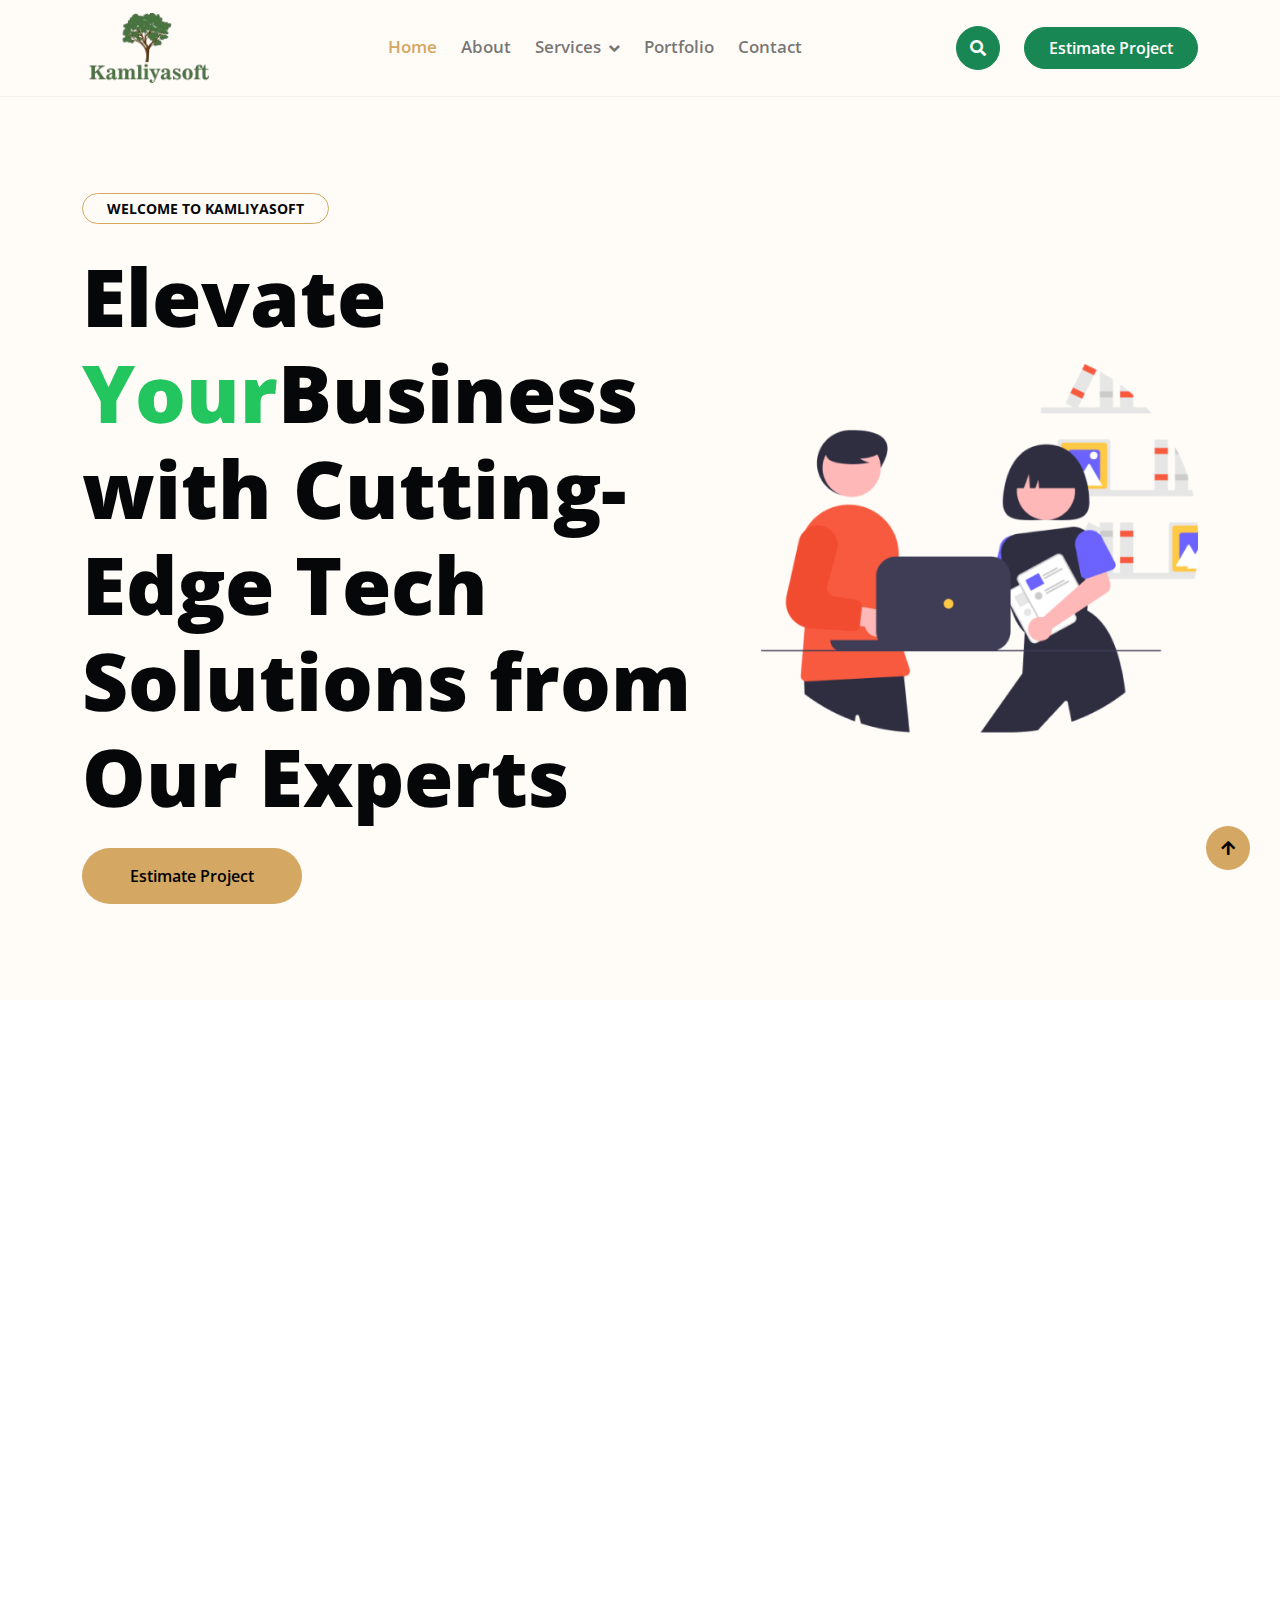
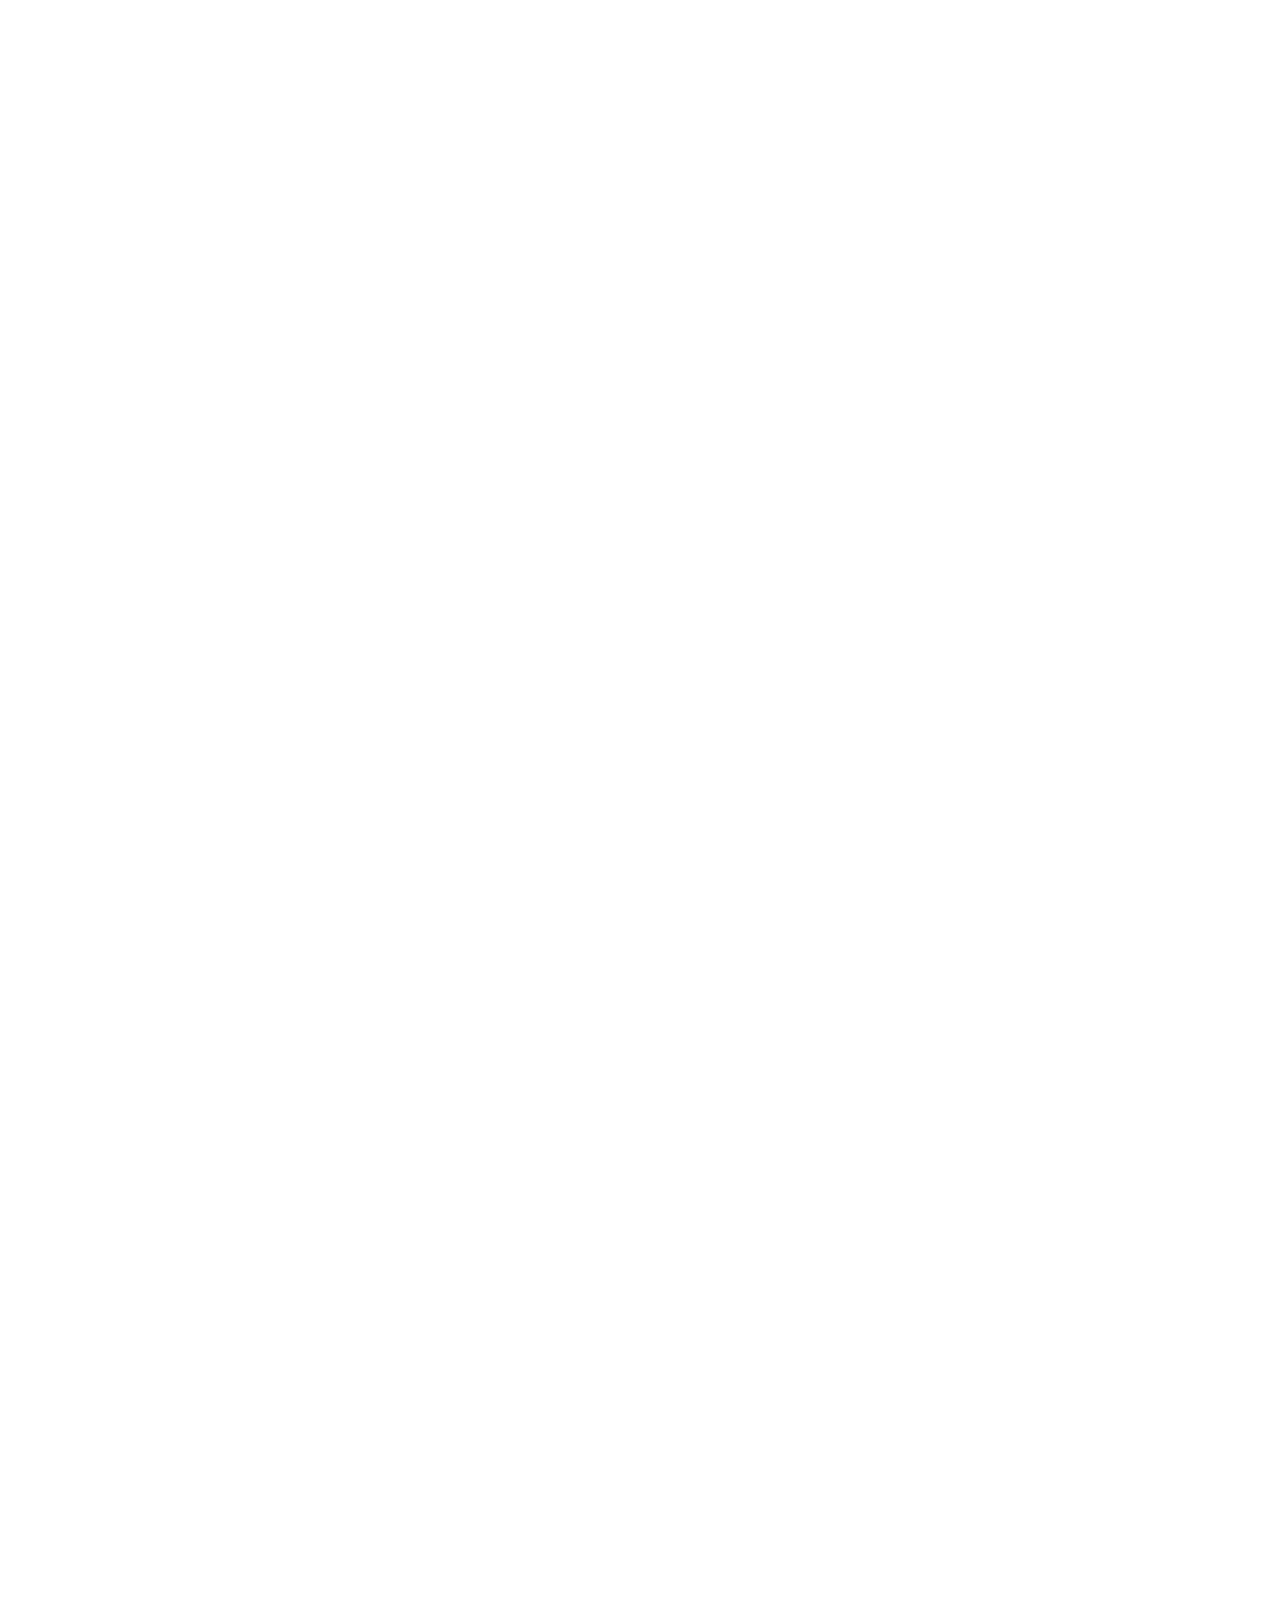
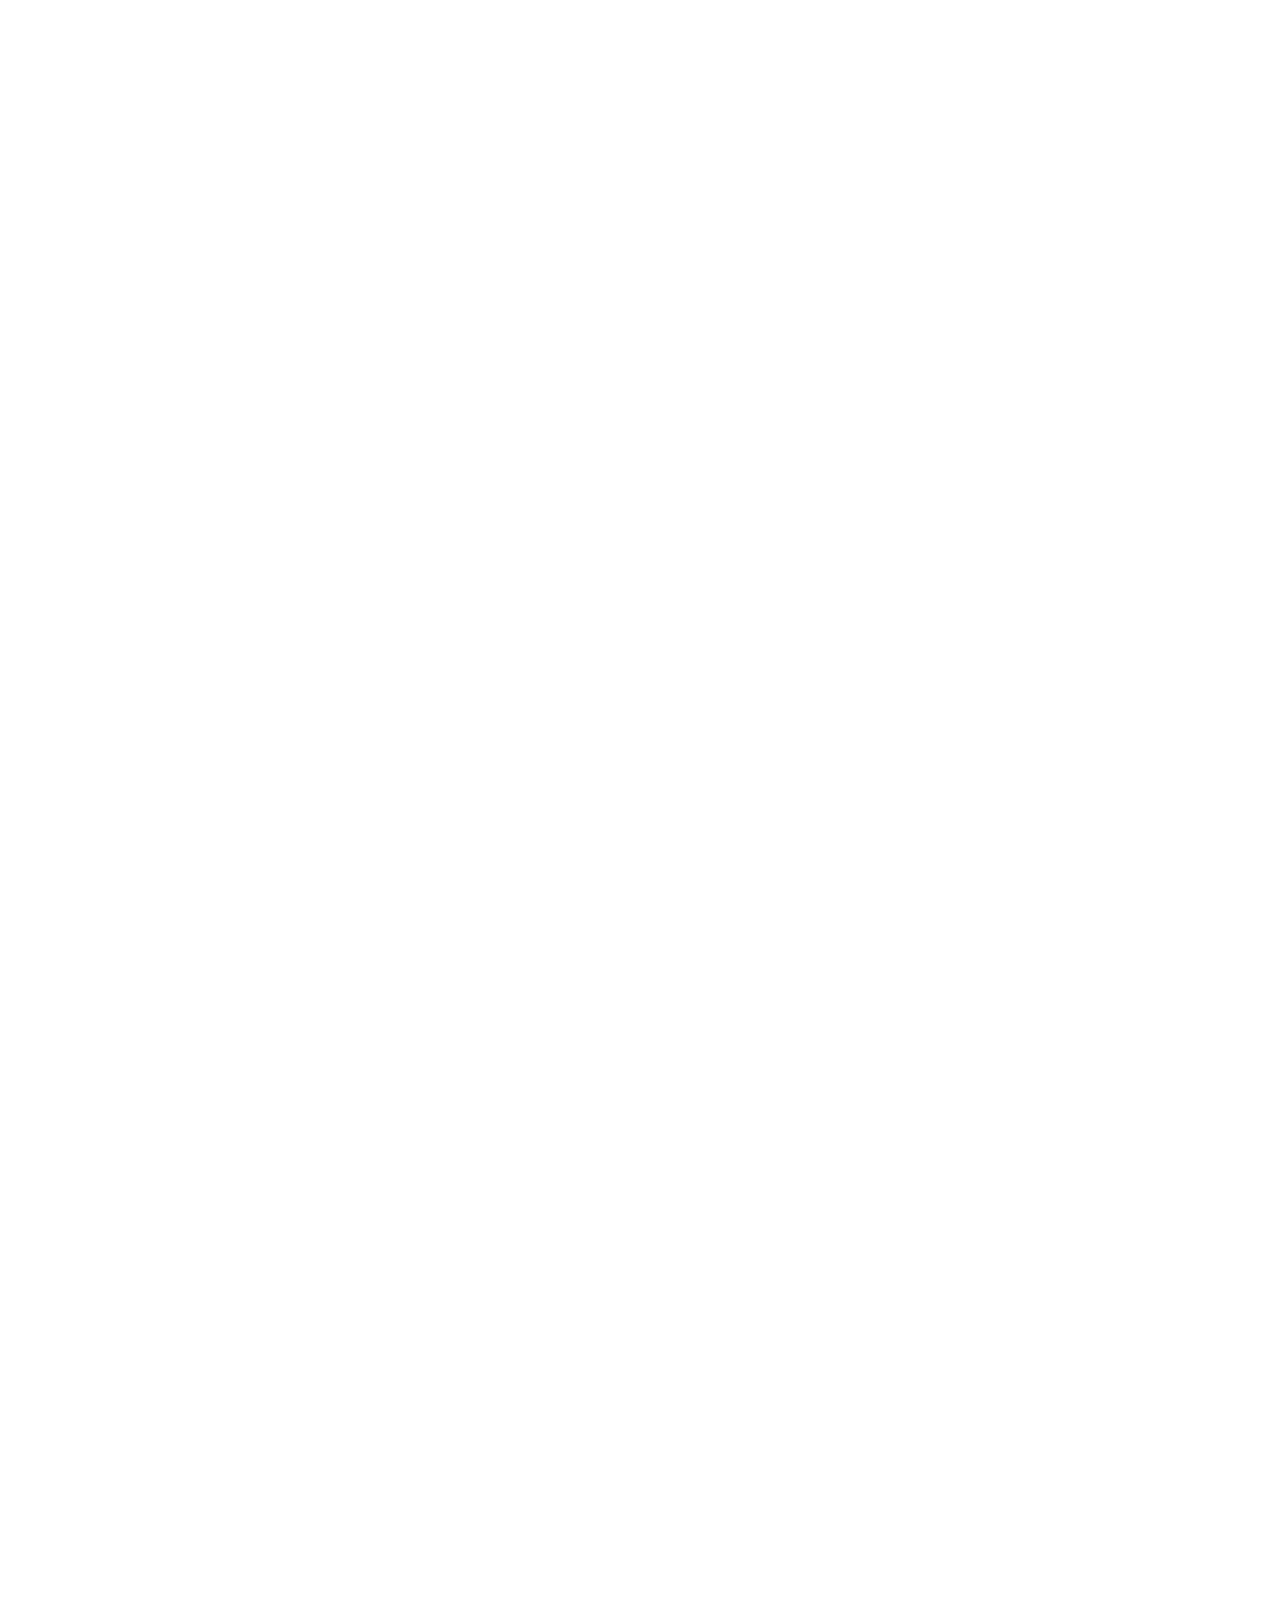
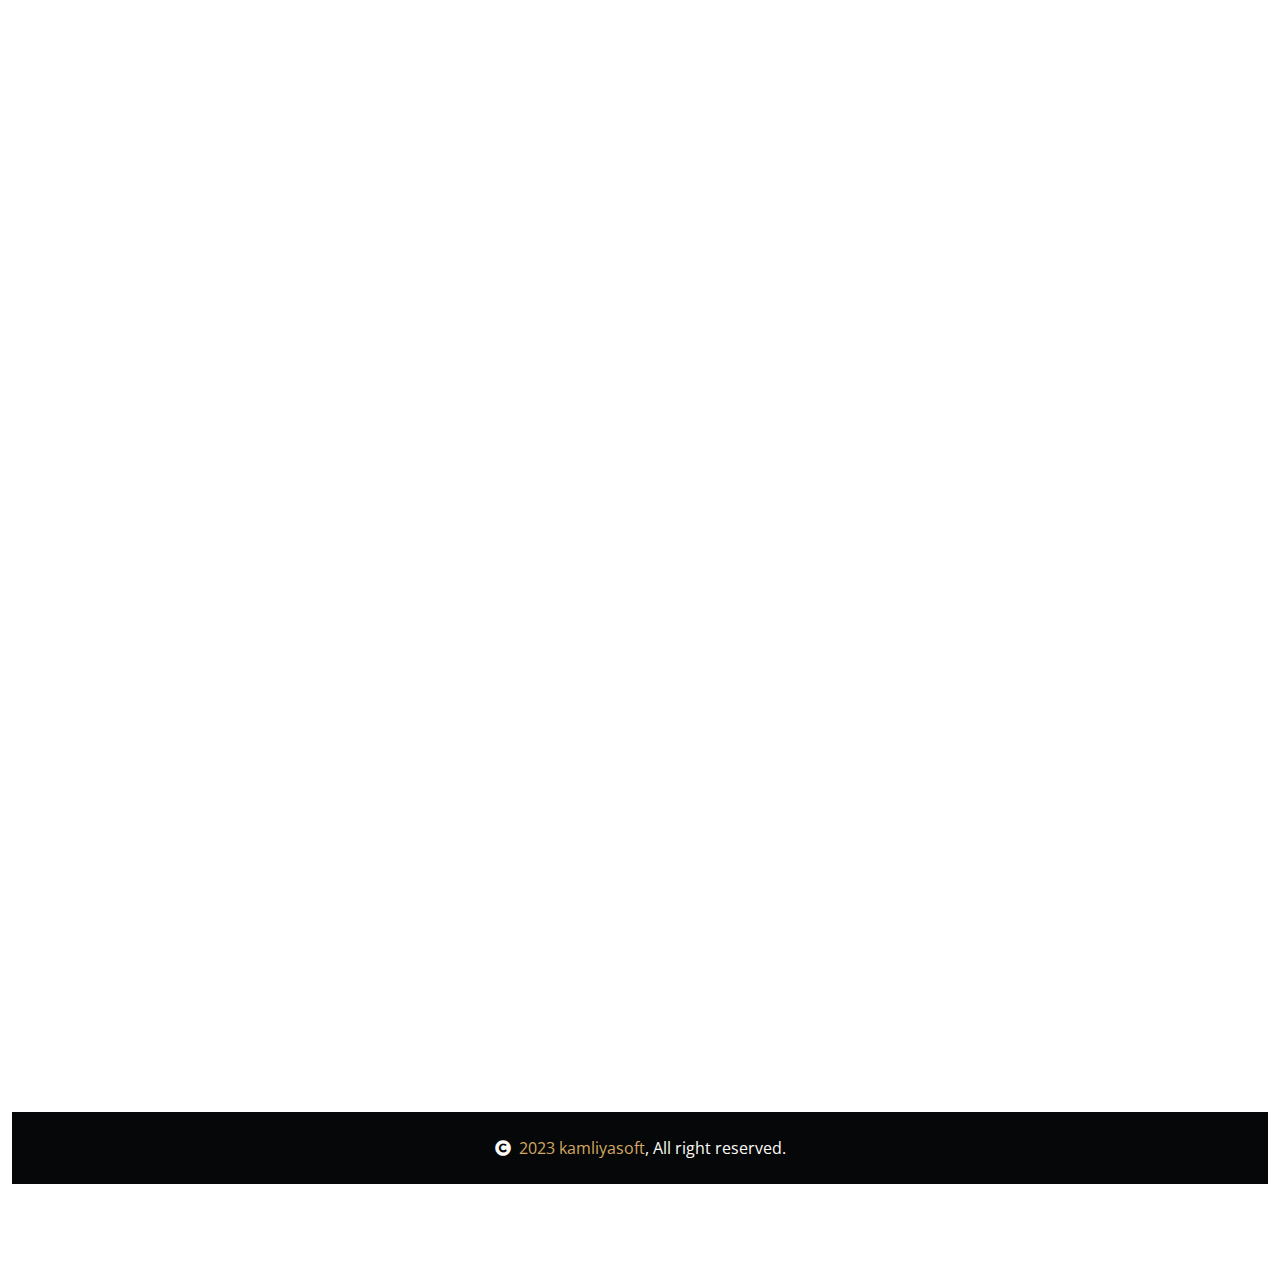
<file: index.html>
<!DOCTYPE html>
<html lang="en">

    <head>
        <meta charset="utf-8">
        <title>KamliyaSoft | Home</title>
        <meta content="width=device-width, initial-scale=1.0" name="viewport">
        <meta content="" name="keywords">
        <meta content="" name="description">

        <!-- Google Web Fonts -->
        <link rel="preconnect" href="https://fonts.googleapis.com">
        <link rel="preconnect" href="https://fonts.gstatic.com" crossorigin>
        <link href="https://fonts.googleapis.com/css2?family=Open+Sans:wght@400;600&family=Playball&display=swap" rel="stylesheet">

        <!-- Icon Font Stylesheet -->
        <link rel="stylesheet" href="https://use.fontawesome.com/releases/v5.15.4/css/all.css"/>
        <link href="https://cdn.jsdelivr.net/npm/bootstrap-icons@1.4.1/font/bootstrap-icons.css" rel="stylesheet">

        <!-- Libraries Stylesheet -->
        <link href="lib/animate/animate.min.css" rel="stylesheet">
        <link href="lib/lightbox/css/lightbox.min.css" rel="stylesheet">
        <link href="lib/owlcarousel/owl.carousel.min.css" rel="stylesheet">

        <!-- Customized Bootstrap Stylesheet -->
        <link href="css/bootstrap.min.css" rel="stylesheet">

        <!-- Template Stylesheet -->
        <link href="css/style.css" rel="stylesheet">
    </head>

    <body>

        <!-- Spinner Start -->
        <div id="spinner" class="show w-100 vh-100 bg-white position-fixed translate-middle top-50 start-50  d-flex align-items-center justify-content-center">
            <div class="spinner-grow text-primary" role="status"></div>
        </div>
        <!-- Spinner End -->


<!-- Navbar start -->
<div class="container-fluid nav-bar">
    <div class="container">
        <nav class="navbar navbar-light navbar-expand-lg">
            <a href="index.html" class="navbar-brand">
                <!-- <h1 class="text-primary fw-bold mb-0">kamliya<span class="text-dark">soft</span> </h1> -->
                <img src="./img/kamliyasoftImg-2.png" height="70" alt="">
            </a>
            <button class="navbar-toggler py-2 px-3" type="button" data-bs-toggle="collapse" data-bs-target="#navbarCollapse">
                <span class="fa fa-bars text-primary"></span>
            </button>
            <div class="collapse navbar-collapse" id="navbarCollapse">
                <div class="navbar-nav mx-auto">
                    <a href="index.html" class="nav-item nav-link active">Home</a>
                    <a href="about.html" class="nav-item nav-link">About</a>
                    <div class="nav-item dropdown">
                        <a href="#" class="nav-link dropdown-toggle" data-bs-toggle="dropdown">Services</a>
                        <div class="dropdown-menu bg-light custom-dropdown">
                            <a href="" class="dropdown-item">Web Development</a>
                            <a href="" class="dropdown-item">Mobile App Development</a>
                            <a href="" class="dropdown-item">Game Development</a>
                        </div>
                    </div>
                    <a href="" class="nav-item nav-link">Portfolio</a>                            
                    <a href="" class="nav-item nav-link">Contact</a>
                </div>
                <button class="btn-search btn btn-success btn-md-square me-4 rounded-circle d-none d-lg-inline-flex" data-bs-toggle="modal" data-bs-target="#searchModal"><i class="fas fa-search"></i></button>
                <a href="" class="btn btn-success py-2 px-4 d-none d-xl-inline-block rounded-pill">Estimate Project</a>
            </div>
        </nav>
    </div>
</div>
<!-- Navbar End -->


        <!-- Modal Search Start -->
        <div class="modal fade" id="searchModal" tabindex="-1" aria-labelledby="exampleModalLabel" aria-hidden="true">
            <div class="modal-dialog modal-fullscreen">
                <div class="modal-content rounded-0">
                    <div class="modal-header">
                        <h5 class="modal-title" id="exampleModalLabel">Search by keyword</h5>
                        <button type="button" class="btn-close" data-bs-dismiss="modal" aria-label="Close"></button>
                    </div>
                    <div class="modal-body d-flex align-items-center">
                        <div class="input-group w-75 mx-auto d-flex">
                            <input type="search" class="form-control bg-transparent p-3" placeholder="keywords" aria-describedby="search-icon-1">
                            <span id="search-icon-1" class="input-group-text p-3"><i class="fa fa-search"></i></span>
                        </div>
                    </div>
                </div>
            </div>
        </div>
        <!-- Modal Search End -->


        <!-- Hero Start -->
        <div class="container-fluid bg-light py-6 my-6 mt-0">
            <div class="container">
                <div class="row g-5 align-items-center">
                    <div class="col-lg-7 col-md-12">
                        <small class="d-inline-block fw-bold text-dark text-uppercase bg-light border border-primary rounded-pill px-4 py-1 mb-4 animated bounceInDown">Welcome to KamliyaSoft</small>
                        <h1 class="display-1 mb-4 animated bounceInDown">Elevate <span class="text-primary">Your</span>Business with Cutting-Edge Tech Solutions from Our Experts</h1>
                        <a href="" class="btn btn-primary border-0 rounded-pill py-3 px-4 px-md-5 me-4 animated bounceInLeft">Estimate Project</a>
                    </div>
                    <div class="col-lg-5 col-md-12">
                        <img src="./img/homeIng.png" class="img-fluid rounded animated zoomIn" alt="">
                    </div>
                </div>       
            </div>
        </div>
        <!-- Hero End -->

                <!-- Testimonial Start -->
                <div class="container-fluid py-6">
                    <div class="container">
                        <div class="text-center wow bounceInUp" data-wow-delay="0.1s">
                            <!-- <small class="d-inline-block fw-bold text-dark text-uppercase bg-light border border-primary rounded-pill px-4 py-1 mb-3">Testimonial</small> -->
                            <h1 class="display-5 mb-5">Helping the world’s biggest brands revolutionize their industries.</h1>
                        </div>
                        <div class="owl-carousel owl-theme testimonial-carousel testimonial-carousel-1 mb-4 wow bounceInUp" data-wow-delay="0.1s">
                            <div class="testimonial-item rounded bg-light">
                                <img src="./img/asanaImg.png" class="img-fluid" width="100px" alt="">
                            </div>
                            <div class="testimonial-item rounded bg-light">
                                <img src="./img/eventNeedzImg.png" class="img-fluid" width="100px" alt="">

                            </div>
                            <div class="testimonial-item rounded bg-light">
                                <img src="./img/cbmImg.png" class="img-fluid" width="100px" alt="">

                            </div>
                            <div class="testimonial-item rounded bg-light">
                                <img src="./img/anclaImg.png" class="img-fluid" width="100px" alt="">

                            </div>
                        </div>

                    </div>
                </div>


<!-- About Start -->
<div class="container-fluid py-6">
    <div class="container">
        <div class="row g-5 align-items-center">
            <div class="col-lg-5 wow bounceInUp" data-wow-delay="0.1s">
                <img src="img/abouImg.jpg" class="img-fluid rounded" alt="">
            </div>
            <div class="col-lg-7 wow bounceInUp" data-wow-delay="0.3s">
                <small class="d-inline-block fw-bold text-dark text-uppercase bg-light border border-primary rounded-pill px-4 py-1 mb-3">About Us</small>
                <h1 class="display-5 mb-4">Welcome to Kamliyasoft</h1>
                <p class="mb-4">KamliyaSoft is a leading technology solutions provider dedicated to delivering innovative and high-quality software services to meet the diverse needs of businesses and individuals alike. With a passion for technology and a commitment to excellence, we specialize in four key areas of software development: web development, mobile app development, game development, and software development.</p>
                <div class="row g-4 text-dark mb-5">
                    <div class="col-sm-6">
                        <i class="fas fa-code text-primary me-2"></i>Web Development
                    </div>
                    <div class="col-sm-6">
                        <i class="fas fa-mobile-alt text-primary me-2"></i>Mobile App Development
                    </div>
                    <div class="col-sm-6">
                        <i class="fas fa-gamepad text-primary me-2"></i>Game Development
                    </div>
                    <div class="col-sm-6">
                        <i class="fas fa-cogs text-primary me-2"></i>Software Development
                    </div>
                </div>
                <a href="about.html" class="btn btn-primary py-3 px-5 rounded-pill">Learn More<i class="fas fa-arrow-right ps-2"></i></a>
            </div>
        </div>
    </div>
</div>
<!-- About End -->



        <!-- Fact Start-->
        <div class="container-fluid faqt py-6">
            <div class="container">
                <div class="row g-4 align-items-center">
                    <div class="col-lg-12">
                       <div class="row g-4">
                            <div class="col-sm-3 wow bounceInUp" data-wow-delay="0.3s">
                                <div class="faqt-item bg-success rounded p-4 text-center">
                                    <i class="fas fa-users fa-4x mb-4 text-white"></i>
                                    <h1 class="display-4 fw-bold text-white" data-toggle="counter-up">300</h1>
                                    <p class="text-dark text-uppercase fw-bold mb-0 text-white">Web Projects</p>
                                </div>
                            </div>
                            <div class="col-sm-3 wow bounceInUp" data-wow-delay="0.5s">
                                <div class="faqt-item bg-success rounded p-4 text-center">
                                    <i class="fas fa-users-cog fa-4x mb-4 text-white"></i>
                                    <h1 class="display-4 fw-bold text-white" data-toggle="counter-up">200</h1>
                                    <p class="text-dark text-uppercase fw-bold mb-0 text-white">Mobile Application Projects</p>
                                </div>
                            </div>
                            <div class="col-sm-3 wow bounceInUp" data-wow-delay="0.7s">
                                <div class="faqt-item bg-success rounded p-4 text-center">
                                    <i class="fas fa-check fa-4x mb-4 text-white"></i>
                                    <h1 class="display-4 fw-bold text-white" data-toggle="counter-up">150</h1>
                                    <p class="text-dark text-uppercase fw-bold mb-0 text-white">Games Project</p>
                                </div>
                            </div>
                            <div class="col-sm-3 wow bounceInUp" data-wow-delay="0.7s">
                                <div class="faqt-item bg-success rounded p-4 text-center">
                                    <i class="fas fa-check fa-4x mb-4 text-white"></i>
                                    <h1 class="display-4 fw-bold text-white" data-toggle="counter-up">30</h1>
                                    <p class="text-dark text-uppercase fw-bold mb-0 text-white">Software Projects</p>
                                </div>
                            </div>
                        </div>
                </div>
            </div>
        </div>
        <!-- Modal Video -->
        <!-- Fact End -->


        <!-- Service Start -->
        <div class="container-fluid service py-6">
            <div class="container">
                <div class="text-center wow bounceInUp" data-wow-delay="0.1s">
                    <small class="d-inline-block fw-bold text-dark text-uppercase bg-light border border-primary rounded-pill px-4 py-1 mb-3">OUR OFFERINGS</small>
                    <h1 class="display-5 mb-5">What We Offer</h1>
                </div>
                <div class="row g-4">
                    <div class="col-lg-3 col-md-6 col-sm-12 wow bounceInUp" data-wow-delay="0.1s">
                        <div class="bg-light rounded service-item">
                            <div class="service-content d-flex align-items-center justify-content-center p-4">
                                <div class="service-content-icon text-center">
                                    <!-- <i class="fas fa-cheese fa-7x text-primary mb-4"></i> -->
                                    <img src="./img/mobileimg.png" class="img-fluid" alt="">
                                    <h4 class="mb-3">Mobile App development</h4>
                                    <p class="mb-4">Over the last 6 years , we have provided Mobile application development services to 150+ clients and enterprises, our mobile application had a significant impact in the businesses of our clients.</p>
                                    <a href="#" class="btn btn-primary px-4 py-2 rounded-pill">Learn More</a>
                                </div>
                            </div>
                        </div>
                    </div>
                    <div class="col-lg-3 col-md-6 col-sm-12 wow bounceInUp" data-wow-delay="0.3s">
                        <div class="bg-light rounded service-item">
                            <div class="service-content d-flex align-items-center justify-content-center p-4">
                                <div class="service-content-icon text-center">
                                    <!-- <i class="fas fa-pizza-slice fa-7x text-primary mb-4"></i> -->
                                    <img src="./img/webimg.png" class="img-fluid" alt="">
                                    <h4 class="mb-3">Web Application development</h4>
                                    <p class="mb-4">The world is going digital, don’t just limit yourself, Using a website you can start finding customers globally now. We ensure that you will find the best web design services at Digital Suncity!.</p>
                                    <a href="#" class="btn btn-primary px-4 py-2 rounded-pill">learn More</a>
                                </div>
                            </div>
                        </div>
                    </div>
                    <div class="col-lg-3 col-md-6 col-sm-12 wow bounceInUp" data-wow-delay="0.5s">
                        <div class="bg-light rounded service-item">
                            <div class="service-content d-flex align-items-center justify-content-center p-4">
                                <div class="service-content-icon text-center">
                                    <!-- <i class="fas fa-hotdog fa-7x text-primary mb-4"></i> -->
                                    <img src="./img/ios.png" class="img-fluid" alt="">

                                    <h4 class="mb-3">Game development</h4>
                                    <p class="mb-4">Unlock boundless creativity with our game development services. Dive into the immersive realm of interactive experiences crafted by our expert team. Level up your ideas and let us bring your gaming vision to life!</p>
                                    <a href="#" class="btn btn-primary px-4 py-2 rounded-pill">Read More</a>
                                </div>
                            </div>
                        </div>
                    </div>
                    <div class="col-lg-3 col-md-6 col-sm-12 wow bounceInUp" data-wow-delay="0.7s">
                        <div class="bg-light rounded service-item">
                            <div class="service-content d-flex align-items-center justify-content-center p-4">
                                <div class="service-content-icon text-center">
                                    <!-- <i class="fas fa-hamburger fa-7x text-primary mb-4"></i> -->
                                    <img src="./img/gameImg.webp" class="img-fluid" alt="">

                                    <h4 class="mb-3">Dynamic Dedicated Development Team</h4>
                                    <p class="mb-4">Unlock boundless creativity with our game development services. Dive into the immersive realm of interactive experiences crafted by our expert team. Level up your ideas and let us bring your gaming vision to life!</p>
                                    <a href="#" class="btn btn-primary px-4 py-2 rounded-pill">Read More</a>
                                </div>
                            </div>
                        </div>
                    </div>
                </div>
            </div>
        </div>
        <!-- Service End -->

                <!-- Testimonial Start -->
                <div class="container-fluid py-6">
                    <div class="container">
                        <div class="text-center wow bounceInUp" data-wow-delay="0.1s">
                            <small class="d-inline-block fw-bold text-dark text-uppercase bg-light border border-primary rounded-pill px-4 py-1 mb-3">Testimonial</small>
                            <h1 class="display-5 mb-5">What Clients Says</h1>
                        </div>
                        <div class="owl-carousel owl-theme testimonial-carousel testimonial-carousel-1 mb-4 wow bounceInUp" data-wow-delay="0.1s">
                            <div class="testimonial-item rounded bg-light">
                                <div class="d-flex mb-3">
                                    <img src="./img/client-1.webp" class="img-fluid rounded-circle flex-shrink-0" alt="">
                                    <div class="position-absolute" style="top: 15px; right: 20px;">
                                        <i class="fa fa-quote-right fa-2x"></i>
                                    </div>
                                    <div class="ps-3 my-auto">
                                        <h4 class="mb-0">Trading Software</h4>
                                        <p class="m-0">Profession</p>
                                    </div>
                                </div>
                                <div class="testimonial-content">
                                    <div class="d-flex">
                                        <i class="fas fa-star text-primary"></i>
                                        <i class="fas fa-star text-primary"></i>
                                        <i class="fas fa-star text-primary"></i>
                                        <i class="fas fa-star text-primary"></i>
                                        <i class="fas fa-star text-primary"></i>
                                    </div>
                                    <p class="fs-5 m-0 pt-3"> Kamliyasoft team worked diligent to complete the project on time and within budget.
                                        The Development process goes very well as per expectation.</p>
                                </div>
                            </div>
                            <div class="testimonial-item rounded bg-light">
                                <div class="d-flex mb-3">
                                    <img src="./img/client-2.png" class="img-fluid rounded-circle flex-shrink-0" alt="">
                                    <div class="position-absolute" style="top: 15px; right: 20px;">
                                        <i class="fa fa-quote-right fa-2x"></i>
                                    </div>
                                    <div class="ps-3 my-auto">
                                        <h4 class="mb-0">Peanut Full Time Football</h4>
                                        <p class="m-0">Profession</p>
                                    </div>
                                </div>
                                <div class="testimonial-content">
                                    <div class="d-flex">
                                        <i class="fas fa-star text-primary"></i>
                                        <i class="fas fa-star text-primary"></i>
                                        <i class="fas fa-star text-primary"></i>
                                        <i class="fas fa-star text-primary"></i>
                                        <i class="fas fa-star text-primary"></i>
                                    </div>
                                    <p class="fs-5 m-0 pt-3">I recently collaborated with Kamliyasoft for the development of my football game project, and the experience was nothing short of exceptional.</p>
                                </div>
                            </div>
                            <div class="testimonial-item rounded bg-light">
                                <div class="d-flex mb-3">
                                    <img src="./img/client-3.png" class="img-fluid rounded-circle flex-shrink-0" alt="">
                                    <div class="position-absolute" style="top: 15px; right: 20px;">
                                        <i class="fa fa-quote-right fa-2x"></i>
                                    </div>
                                    <div class="ps-3 my-auto">
                                        <h4 class="mb-0">Schoolselibrary</h4>
                                        <p class="m-0">Profession</p>
                                    </div>
                                </div>
                                <div class="testimonial-content">
                                    <div class="d-flex">
                                        <i class="fas fa-star text-primary"></i>
                                        <i class="fas fa-star text-primary"></i>
                                        <i class="fas fa-star text-primary"></i>
                                        <i class="fas fa-star text-primary"></i>
                                        <i class="fas fa-star text-primary"></i>
                                    </div>
                                    <p class="fs-5 m-0 pt-3">I recently had the pleasure of partnering with Kamliyasoft for my website project, and the experience was  outstanding. kamliyasoft  exceeded my expectations.
                                    </p>
                                </div>
                            </div>

                        </div>
                        <div class="owl-carousel testimonial-carousel testimonial-carousel-2 wow bounceInUp" data-wow-delay="0.3s">
                            <div class="testimonial-item rounded bg-light">
                                <div class="d-flex mb-3">
                                    <img src="img/testimonial-1.jpg" class="img-fluid rounded-circle flex-shrink-0" alt="">
                                    <div class="position-absolute" style="top: 15px; right: 20px;">
                                        <i class="fa fa-quote-right fa-2x"></i>
                                    </div>
                                    <div class="ps-3 my-auto">
                                        <h4 class="mb-0">Person Name</h4>
                                        <p class="m-0">Profession</p>
                                    </div>
                                </div>
                                <div class="testimonial-content">
                                    <div class="d-flex">
                                        <i class="fas fa-star text-primary"></i>
                                        <i class="fas fa-star text-primary"></i>
                                        <i class="fas fa-star text-primary"></i>
                                        <i class="fas fa-star text-primary"></i>
                                        <i class="fas fa-star text-primary"></i>
                                    </div>
                                    <p class="fs-5 m-0 pt-3">Lorem ipsum dolor sit amet elit, sed do eiusmod tempor ut labore et dolore magna aliqua.</p>
                                </div>
                            </div>
                            <div class="testimonial-item rounded bg-light">
                                <div class="d-flex mb-3">
                                    <img src="img/testimonial-2.jpg" class="img-fluid rounded-circle flex-shrink-0" alt="">
                                    <div class="position-absolute" style="top: 15px; right: 20px;">
                                        <i class="fa fa-quote-right fa-2x"></i>
                                    </div>
                                    <div class="ps-3 my-auto">
                                        <h4 class="mb-0">Person Name</h4>
                                        <p class="m-0">Profession</p>
                                    </div>
                                </div>
                                <div class="testimonial-content">
                                    <div class="d-flex">
                                        <i class="fas fa-star text-primary"></i>
                                        <i class="fas fa-star text-primary"></i>
                                        <i class="fas fa-star text-primary"></i>
                                        <i class="fas fa-star text-primary"></i>
                                        <i class="fas fa-star text-primary"></i>
                                    </div>
                                    <p class="fs-5 m-0 pt-3">Lorem ipsum dolor sit amet elit, sed do eiusmod tempor ut labore et dolore magna aliqua.</p>
                                </div>
                            </div>
                            <div class="testimonial-item rounded bg-light">
                                <div class="d-flex mb-3">
                                    <img src="img/testimonial-3.jpg" class="img-fluid rounded-circle flex-shrink-0" alt="">
                                    <div class="position-absolute" style="top: 15px; right: 20px;">
                                        <i class="fa fa-quote-right fa-2x"></i>
                                    </div>
                                    <div class="ps-3 my-auto">
                                        <h4 class="mb-0">Person Name</h4>
                                        <p class="m-0">Profession</p>
                                    </div>
                                </div>
                                <div class="testimonial-content">
                                    <div class="d-flex">
                                        <i class="fas fa-star text-primary"></i>
                                        <i class="fas fa-star text-primary"></i>
                                        <i class="fas fa-star text-primary"></i>
                                        <i class="fas fa-star text-primary"></i>
                                        <i class="fas fa-star text-primary"></i>
                                    </div>
                                    <p class="fs-5 m-0 pt-3">Lorem ipsum dolor sit amet elit, sed do eiusmod tempor ut labore et dolore magna aliqua.</p>
                                </div>
                            </div>
                            <div class="testimonial-item rounded bg-light">
                                <div class="d-flex mb-3">
                                    <img src="img/testimonial-4.jpg" class="img-fluid rounded-circle flex-shrink-0" alt="">
                                    <div class="position-absolute" style="top: 15px; right: 20px;">
                                        <i class="fa fa-quote-right fa-2x"></i>
                                    </div>
                                    <div class="ps-3 my-auto">
                                        <h4 class="mb-0">Person Name</h4>
                                        <p class="m-0">Profession</p>
                                    </div>
                                </div>
                                <div class="testimonial-content">
                                    <div class="d-flex">
                                        <i class="fas fa-star text-primary"></i>
                                        <i class="fas fa-star text-primary"></i>
                                        <i class="fas fa-star text-primary"></i>
                                        <i class="fas fa-star text-primary"></i>
                                        <i class="fas fa-star text-primary"></i>
                                    </div>
                                    <p class="fs-5 m-0 pt-3">Lorem ipsum dolor sit amet elit, sed do eiusmod tempor ut labore et dolore magna aliqua.</p>
                                </div>
                            </div>
                        </div>
                    </div>
                </div>
                <!-- Testimonial End -->
        
        <!-- Team Start -->
        <div class="container-fluid team py-6">
            <div class="container">
                <div class="text-center wow bounceInUp" data-wow-delay="0.1s">
                    <small class="d-inline-block fw-bold text-dark text-uppercase bg-light border border-primary rounded-pill px-4 py-1 mb-3">Our Team</small>
                    <h1 class="display-5 mb-5">We have experienced Development Team</h1>
                </div>
                <div class="row g-4">
                    <div class="col-lg-3 col-md-6 wow bounceInUp" data-wow-delay="0.1s">
                        <div class="team-item rounded">
                            <img class="img-fluid rounded-top " src="./img/teamImg.avif" alt="">
                            <div class="team-content text-center py-3 bg-dark rounded-bottom">
                                <h4 class="text-primary">Henry</h4>
                                <p class="text-white mb-0">MernStack dev</p>
                            </div>
                            <div class="team-icon d-flex flex-column justify-content-center m-4">
                                <a class="share btn btn-primary btn-md-square rounded-circle mb-2" href=""><i class="fas fa-share-alt"></i></a>
                                <a class="share-link btn btn-primary btn-md-square rounded-circle mb-2" href=""><i class="fab fa-facebook-f"></i></a>
                                <a class="share-link btn btn-primary btn-md-square rounded-circle mb-2" href=""><i class="fab fa-twitter"></i></a>
                                <a class="share-link btn btn-primary btn-md-square rounded-circle mb-2" href=""><i class="fab fa-instagram"></i></a>
                            </div>
                        </div>
                    </div>
                    <div class="col-lg-3 col-md-6 wow bounceInUp" data-wow-delay="0.3s">
                        <div class="team-item rounded">
                            <img class="img-fluid rounded-top " src="./img/teamImg.avif" alt="">
                            <div class="team-content text-center py-3 bg-dark rounded-bottom">
                                <h4 class="text-primary">Jemes Born</h4>
                                <p class="text-white mb-0">Fullstack Developer</p>
                            </div>
                            <div class="team-icon d-flex flex-column justify-content-center m-4">
                                <a class="share btn btn-primary btn-md-square rounded-circle mb-2" href=""><i class="fas fa-share-alt"></i></a>
                                <a class="share-link btn btn-primary btn-md-square rounded-circle mb-2" href=""><i class="fab fa-facebook-f"></i></a>
                                <a class="share-link btn btn-primary btn-md-square rounded-circle mb-2" href=""><i class="fab fa-twitter"></i></a>
                                <a class="share-link btn btn-primary btn-md-square rounded-circle mb-2" href=""><i class="fab fa-instagram"></i></a>
                            </div>
                        </div>
                    </div>
                    <div class="col-lg-3 col-md-6 wow bounceInUp" data-wow-delay="0.5s">
                        <div class="team-item rounded">
                            <img class="img-fluid rounded-top " src="./img/teamImg.avif" alt="">
                            <div class="team-content text-center py-3 bg-dark rounded-bottom">
                                <h4 class="text-primary">Martin Hill</h4>
                                <p class="text-white mb-0">Devops Engg</p>
                            </div>
                            <div class="team-icon d-flex flex-column justify-content-center m-4">
                                <a class="share btn btn-primary btn-md-square rounded-circle mb-2" href=""><i class="fas fa-share-alt"></i></a>
                                <a class="share-link btn btn-primary btn-md-square rounded-circle mb-2" href=""><i class="fab fa-facebook-f"></i></a>
                                <a class="share-link btn btn-primary btn-md-square rounded-circle mb-2" href=""><i class="fab fa-twitter"></i></a>
                                <a class="share-link btn btn-primary btn-md-square rounded-circle mb-2" href=""><i class="fab fa-instagram"></i></a>
                            </div>
                        </div>
                    </div>
                    <div class="col-lg-3 col-md-6 wow bounceInUp" data-wow-delay="0.7s">
                        <div class="team-item rounded">
                            <img class="img-fluid rounded-top " src="./img/teamImg.avif" alt="">
                            <div class="team-content text-center py-3 bg-dark rounded-bottom">
                                <h4 class="text-primary">Adam Smith</h4>
                                <p class="text-white mb-0">Software Engg</p>
                            </div>
                            <div class="team-icon d-flex flex-column justify-content-center m-4">
                                <a class="share btn btn-primary btn-md-square rounded-circle mb-2" href=""><i class="fas fa-share-alt"></i></a>
                                <a class="share-link btn btn-primary btn-md-square rounded-circle mb-2" href=""><i class="fab fa-facebook-f"></i></a>
                                <a class="share-link btn btn-primary btn-md-square rounded-circle mb-2" href=""><i class="fab fa-twitter"></i></a>
                                <a class="share-link btn btn-primary btn-md-square rounded-circle mb-2" href=""><i class="fab fa-instagram"></i></a>
                            </div>
                        </div>
                    </div>
                </div>
            </div>
        </div>
        <!-- Team End -->
        <!-- Testimonial End -->
       <!-- Footer Start -->
       <div class="container-fluid footer py-6 my-6 mb-0 bg-light wow bounceInUp" data-wow-delay="0.1s">
        <div class="container">
            <div class="row">
                <div class="col-lg-4 col-md-6">
                    <div class="footer-item">
                        <!-- <h1 class="text-primary">kamliya<span class="text-dark">soft</span></h1> -->
                <img src="./img/kamliyasoftImg-2.png" height="70" alt="">
                <p class="lh-lg mb-4">Kamliyasoft is a leading technology solutions provider dedicated to delivering innovative and high-quality software services </p>
                        <div class="footer-icon d-flex">
                            <a class="btn btn-primary btn-sm-square me-2 rounded-circle" href=""><i class="fab fa-facebook-f"></i></a>
                            <a class="btn btn-primary btn-sm-square me-2 rounded-circle" href=""><i class="fab fa-twitter"></i></a>
                            <a href="#" class="btn btn-primary btn-sm-square me-2 rounded-circle"><i class="fab fa-instagram"></i></a>
                            <a href="#" class="btn btn-primary btn-sm-square rounded-circle"><i class="fab fa-linkedin-in"></i></a>
                        </div>
                    </div>
                </div>
                <div class="col-lg-4 col-md-6">
                    <div class="footer-item">
                        <h4 class="mb-4">Special Facilities</h4>
                        <div class="d-flex flex-column align-items-start">
                            <a class="text-body mb-3" href=""><i class="fa fa-check text-primary me-2"></i>Web Development</a>
                            <a class="text-body mb-3" href=""><i class="fa fa-check text-primary me-2"></i>Game Development</a>
                            <a class="text-body mb-3" href=""><i class="fa fa-check text-primary me-2"></i>App Development</a>
                            <a class="text-body mb-3" href=""><i class="fa fa-check text-primary me-2"></i>Dynamic Dedicated Development Team</a>
                        </div>
                    </div>
                </div>
                <div class="col-lg-4 col-md-6">
                    <div class="footer-item">
                        <h4 class="mb-4">Contact Us</h4>
                        <div class="d-flex flex-column align-items-start">
                            <p><i class="fa fa-map-marker-alt text-primary me-2"></i> Ridhi Sidhi Circle, Manglam tower 3rd Floor , office Number 48 Jaipur Rajsthan 302018 INDIA.</p>
                            <p><i class="fa fa-phone-alt text-primary me-2"></i> +91 9870907906 , +91 9837458038</p>
                            <p><i class="fas fa-envelope text-primary me-2"></i> info@kamliyasoft.com</p>
                            <p><i class="fa fa-clock text-primary me-2"></i> 24/7 Hours Service</p>
                        </div>
                    </div>
                </div>
            </div>
        </div>
    </div>
    <!-- Footer End -->


        <!-- Copyright Start -->
        <div class="container-fluid copyright bg-dark py-4">
            <div class="container">
                <div class="row">
                    <div class="col-md-12 text-center mb-3 mb-md-0">
                        <span class="text-light"><a href="#"><i class="fas fa-copyright text-light me-2"></i>2023 kamliyasoft</a>, All right reserved.</span>
                    </div>
                </div>
            </div>
        </div>
        <!-- Copyright End -->

        <!-- @ 2023 kamliyasoft. All rights reserved. Design by kamliyasoft -->
        <!-- Back to Top -->
        <a href="#" class="btn btn-md-square btn-primary rounded-circle back-to-top"><i class="fa fa-arrow-up"></i></a>   

        
        <!-- JavaScript Libraries -->
        <script src="https://ajax.googleapis.com/ajax/libs/jquery/1.12.4/jquery.min.js"></script>
        <script src="https://cdn.jsdelivr.net/npm/bootstrap@5.0.0/dist/js/bootstrap.bundle.min.js"></script>
        <script src="lib/wow/wow.min.js"></script>
        <script src="lib/easing/easing.min.js"></script>
        <script src="lib/waypoints/waypoints.min.js"></script>
        <script src="lib/counterup/counterup.min.js"></script>
        <script src="lib/lightbox/js/lightbox.min.js"></script>
        <script src="lib/owlcarousel/owl.carousel.min.js"></script>

        <!-- Template Javascript -->
        <script src="js/main.js"></script>
    </body>
</html>
</file>
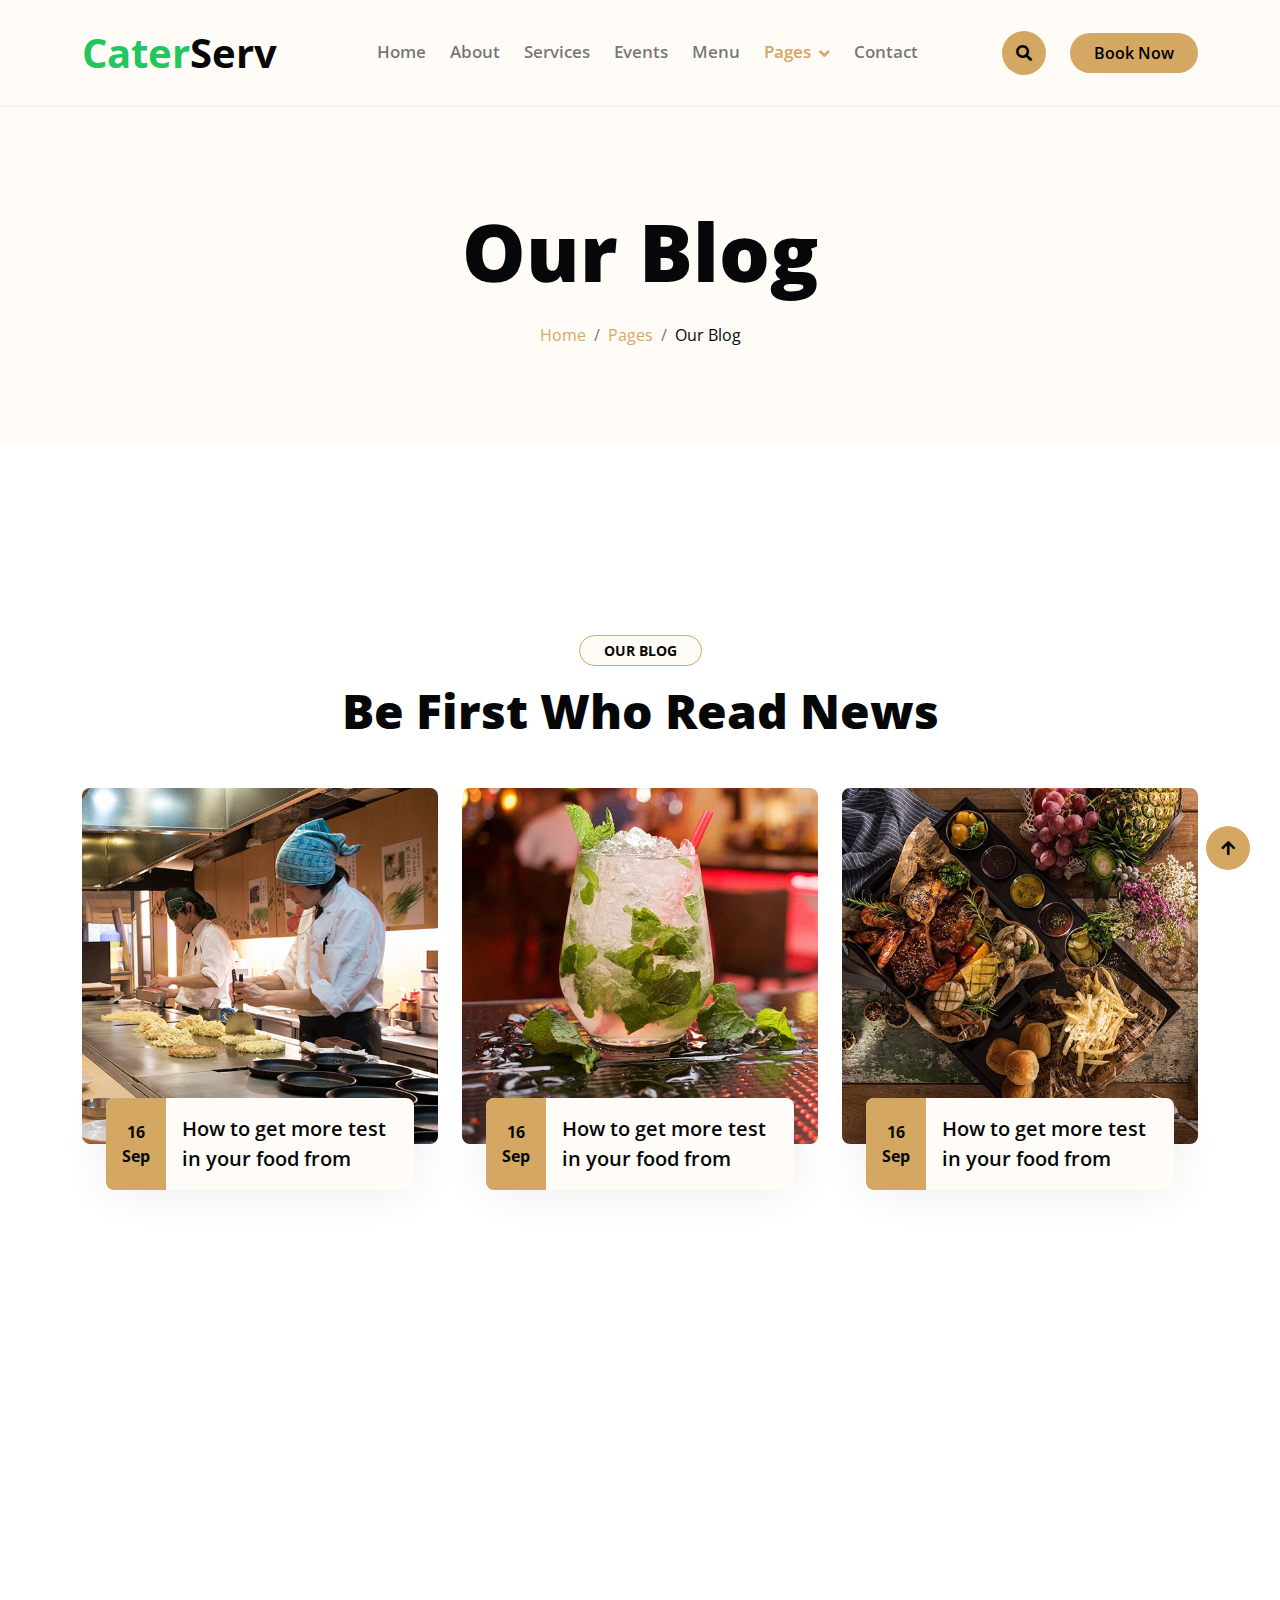
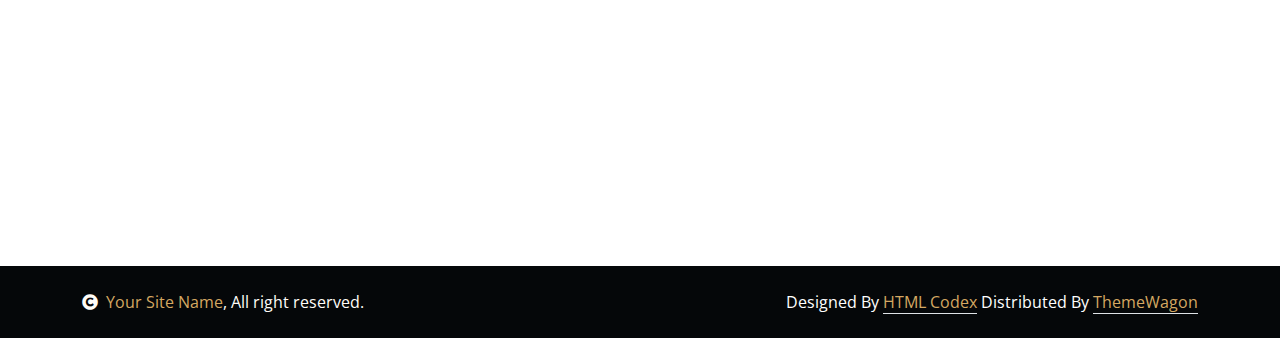
<file: blog.html>
<!DOCTYPE html>
<html lang="en">

    <head>
        <meta charset="utf-8">
        <title>CaterServ - Catering Services Website Template</title>
        <meta content="width=device-width, initial-scale=1.0" name="viewport">
        <meta content="" name="keywords">
        <meta content="" name="description">

        <!-- Google Web Fonts -->
        <link rel="preconnect" href="https://fonts.googleapis.com">
        <link rel="preconnect" href="https://fonts.gstatic.com" crossorigin>
        <link href="https://fonts.googleapis.com/css2?family=Open+Sans:wght@400;600&family=Playball&display=swap" rel="stylesheet">

        <!-- Icon Font Stylesheet -->
        <link rel="stylesheet" href="https://use.fontawesome.com/releases/v5.15.4/css/all.css"/>
        <link href="https://cdn.jsdelivr.net/npm/bootstrap-icons@1.4.1/font/bootstrap-icons.css" rel="stylesheet">

        <!-- Libraries Stylesheet -->
        <link href="lib/animate/animate.min.css" rel="stylesheet">
        <link href="lib/lightbox/css/lightbox.min.css" rel="stylesheet">
        <link href="lib/owlcarousel/owl.carousel.min.css" rel="stylesheet">

        <!-- Customized Bootstrap Stylesheet -->
        <link href="css/bootstrap.min.css" rel="stylesheet">

        <!-- Template Stylesheet -->
        <link href="css/style.css" rel="stylesheet">
    </head>

    <body>

        <!-- Spinner Start -->
        <div id="spinner" class="show w-100 vh-100 bg-white position-fixed translate-middle top-50 start-50  d-flex align-items-center justify-content-center">
            <div class="spinner-grow text-primary" role="status"></div>
        </div>
        <!-- Spinner End -->


        <!-- Navbar start -->
        <div class="container-fluid nav-bar">
            <div class="container">
                <nav class="navbar navbar-light navbar-expand-lg py-4">
                    <a href="index.html" class="navbar-brand">
                        <h1 class="text-primary fw-bold mb-0">Cater<span class="text-dark">Serv</span> </h1>
                    </a>
                    <button class="navbar-toggler py-2 px-3" type="button" data-bs-toggle="collapse" data-bs-target="#navbarCollapse">
                        <span class="fa fa-bars text-primary"></span>
                    </button>
                    <div class="collapse navbar-collapse" id="navbarCollapse">
                        <div class="navbar-nav mx-auto">
                            <a href="index.html" class="nav-item nav-link">Home</a>
                            <a href="about.html" class="nav-item nav-link">About</a>
                            <a href="service.html" class="nav-item nav-link">Services</a>
                            <a href="event.html" class="nav-item nav-link">Events</a>
                            <a href="menu.html" class="nav-item nav-link">Menu</a>
                            <div class="nav-item dropdown">
                                <a href="#" class="nav-link dropdown-toggle active" data-bs-toggle="dropdown">Pages</a>
                                <div class="dropdown-menu bg-light">
                                    <a href="book.html" class="dropdown-item">Booking</a>
                                    <a href="blog.html" class="dropdown-item active">Our Blog</a>
                                    <a href="team.html" class="dropdown-item">Our Team</a>
                                    <a href="testimonial.html" class="dropdown-item">Testimonial</a>
                                    <a href="404.html" class="dropdown-item">404 Page</a>
                                </div>
                            </div>
                            <a href="contact.html" class="nav-item nav-link">Contact</a>
                        </div>
                        <button class="btn-search btn btn-primary btn-md-square me-4 rounded-circle d-none d-lg-inline-flex" data-bs-toggle="modal" data-bs-target="#searchModal"><i class="fas fa-search"></i></button>
                        <a href="" class="btn btn-primary py-2 px-4 d-none d-xl-inline-block rounded-pill">Book Now</a>
                    </div>
                </nav>
            </div>
        </div>
        <!-- Navbar End -->


        <!-- Modal Search Start -->
        <div class="modal fade" id="searchModal" tabindex="-1" aria-labelledby="exampleModalLabel" aria-hidden="true">
            <div class="modal-dialog modal-fullscreen">
                <div class="modal-content rounded-0">
                    <div class="modal-header">
                        <h5 class="modal-title" id="exampleModalLabel">Search by keyword</h5>
                        <button type="button" class="btn-close" data-bs-dismiss="modal" aria-label="Close"></button>
                    </div>
                    <div class="modal-body d-flex align-items-center">
                        <div class="input-group w-75 mx-auto d-flex">
                            <input type="search" class="form-control bg-transparent p-3" placeholder="keywords" aria-describedby="search-icon-1">
                            <span id="search-icon-1" class="input-group-text p-3"><i class="fa fa-search"></i></span>
                        </div>
                    </div>
                </div>
            </div>
        </div>
        <!-- Modal Search End -->


        <!-- Hero Start -->
        <div class="container-fluid bg-light py-6 my-6 mt-0">
            <div class="container text-center animated bounceInDown">
                <h1 class="display-1 mb-4">Our Blog</h1>
                <ol class="breadcrumb justify-content-center mb-0 animated bounceInDown">
                    <li class="breadcrumb-item"><a href="#">Home</a></li>
                    <li class="breadcrumb-item"><a href="#">Pages</a></li>
                    <li class="breadcrumb-item text-dark" aria-current="page">Our Blog</li>
                </ol>
            </div>
        </div>
        <!-- Hero End -->


        <!-- Blog Start -->
        <div class="container-fluid blog py-6">
            <div class="container">
                <div class="text-center wow bounceInUp" data-wow-delay="0.1s">
                    <small class="d-inline-block fw-bold text-dark text-uppercase bg-light border border-primary rounded-pill px-4 py-1 mb-3">Our Blog</small>
                    <h1 class="display-5 mb-5">Be First Who Read News</h1>
                </div>
                <div class="row gx-4 justify-content-center">
                    <div class="col-md-6 col-lg-4 wow bounceInUp" data-wow-delay="0.1s">
                        <div class="blog-item">
                            <div class="overflow-hidden rounded">
                                <img src="img/blog-1.jpg" class="img-fluid w-100" alt="">
                            </div>
                            <div class="blog-content mx-4 d-flex rounded bg-light">
                                <div class="text-dark bg-primary rounded-start">
                                    <div class="h-100 p-3 d-flex flex-column justify-content-center text-center">
                                        <p class="fw-bold mb-0">16</p>
                                        <p class="fw-bold mb-0">Sep</p>
                                    </div>
                                </div>
                                <a href="#" class="h5 lh-base my-auto h-100 p-3">How to get more test in your food from</a>
                            </div>
                        </div>
                    </div>
                    <div class="col-md-6 col-lg-4 wow bounceInUp" data-wow-delay="0.3s">
                        <div class="blog-item">
                            <div class="overflow-hidden rounded">
                                <img src="img/blog-2.jpg" class="img-fluid w-100" alt="">
                            </div>
                            <div class="blog-content mx-4 d-flex rounded bg-light">
                                <div class="text-dark bg-primary rounded-start">
                                    <div class="h-100 p-3 d-flex flex-column justify-content-center text-center">
                                        <p class="fw-bold mb-0">16</p>
                                        <p class="fw-bold mb-0">Sep</p>
                                    </div>
                                </div>
                                <a href="#" class="h5 lh-base my-auto h-100 p-3">How to get more test in your food from</a>
                            </div>
                        </div>
                    </div>
                    <div class="col-md-6 col-lg-4 wow bounceInUp" data-wow-delay="0.5s">
                        <div class="blog-item">
                            <div class="overflow-hidden rounded">
                                <img src="img/blog-3.jpg" class="img-fluid w-100" alt="">
                            </div>
                            <div class="blog-content mx-4 d-flex rounded bg-light">
                                <div class="text-dark bg-primary rounded-start">
                                    <div class="h-100 p-3 d-flex flex-column justify-content-center text-center">
                                        <p class="fw-bold mb-0">16</p>
                                        <p class="fw-bold mb-0">Sep</p>
                                    </div>
                                </div>
                                <a href="#" class="h5 lh-base my-auto h-100 p-3">How to get more test in your food from</a>
                            </div>
                        </div>
                    </div>
                </div>
            </div>
        </div>
        <!-- Blog End -->


        <!-- Footer Start -->
        <div class="container-fluid footer py-6 my-6 mb-0 bg-light wow bounceInUp" data-wow-delay="0.1s">
            <div class="container">
                <div class="row">
                    <div class="col-lg-3 col-md-6">
                        <div class="footer-item">
                            <h1 class="text-primary">Cater<span class="text-dark">Serv</span></h1>
                            <p class="lh-lg mb-4">There cursus massa at urnaaculis estieSed aliquamellus vitae ultrs condmentum leo massamollis its estiegittis miristum.</p>
                            <div class="footer-icon d-flex">
                                <a class="btn btn-primary btn-sm-square me-2 rounded-circle" href=""><i class="fab fa-facebook-f"></i></a>
                                <a class="btn btn-primary btn-sm-square me-2 rounded-circle" href=""><i class="fab fa-twitter"></i></a>
                                <a href="#" class="btn btn-primary btn-sm-square me-2 rounded-circle"><i class="fab fa-instagram"></i></a>
                                <a href="#" class="btn btn-primary btn-sm-square rounded-circle"><i class="fab fa-linkedin-in"></i></a>
                            </div>
                        </div>
                    </div>
                    <div class="col-lg-3 col-md-6">
                        <div class="footer-item">
                            <h4 class="mb-4">Special Facilities</h4>
                            <div class="d-flex flex-column align-items-start">
                                <a class="text-body mb-3" href=""><i class="fa fa-check text-primary me-2"></i>Cheese Burger</a>
                                <a class="text-body mb-3" href=""><i class="fa fa-check text-primary me-2"></i>Sandwich</a>
                                <a class="text-body mb-3" href=""><i class="fa fa-check text-primary me-2"></i>Panner Burger</a>
                                <a class="text-body mb-3" href=""><i class="fa fa-check text-primary me-2"></i>Special Sweets</a>
                            </div>
                        </div>
                    </div>
                    <div class="col-lg-3 col-md-6">
                        <div class="footer-item">
                            <h4 class="mb-4">Contact Us</h4>
                            <div class="d-flex flex-column align-items-start">
                                <p><i class="fa fa-map-marker-alt text-primary me-2"></i> 123 Street, New York, USA</p>
                                <p><i class="fa fa-phone-alt text-primary me-2"></i> (+012) 3456 7890 123</p>
                                <p><i class="fas fa-envelope text-primary me-2"></i> info@example.com</p>
                                <p><i class="fa fa-clock text-primary me-2"></i> 26/7 Hours Service</p>
                            </div>
                        </div>
                    </div>
                    <div class="col-lg-3 col-md-6">
                        <div class="footer-item">
                            <h4 class="mb-4">Social Gallery</h4>
                            <div class="row g-2">
                                <div class="col-4">
                                     <img src="img/menu-01.jpg" class="img-fluid rounded-circle border border-primary p-2" alt="">
                                </div>
                                <div class="col-4">
                                     <img src="img/menu-02.jpg" class="img-fluid rounded-circle border border-primary p-2" alt="">
                                </div>
                                <div class="col-4">
                                     <img src="img/menu-03.jpg" class="img-fluid rounded-circle border border-primary p-2" alt="">
                                </div>
                                <div class="col-4">
                                     <img src="img/menu-04.jpg" class="img-fluid rounded-circle border border-primary p-2" alt="">
                                </div>
                                <div class="col-4">
                                     <img src="img/menu-05.jpg" class="img-fluid rounded-circle border border-primary p-2" alt="">
                                </div>
                                <div class="col-4">
                                     <img src="img/menu-06.jpg" class="img-fluid rounded-circle border border-primary p-2" alt="">
                                </div>
                            </div>
                        </div>
                    </div>
                </div>
            </div>
        </div>
        <!-- Footer End -->


        <!-- Copyright Start -->
        <div class="container-fluid copyright bg-dark py-4">
            <div class="container">
                <div class="row">
                    <div class="col-md-6 text-center text-md-start mb-3 mb-md-0">
                        <span class="text-light"><a href="#"><i class="fas fa-copyright text-light me-2"></i>Your Site Name</a>, All right reserved.</span>
                    </div>
                    <div class="col-md-6 my-auto text-center text-md-end text-white">
                        <!--/*** This template is free as long as you keep the below author’s credit link/attribution link/backlink. ***/-->
                        <!--/*** If you'd like to use the template without the below author’s credit link/attribution link/backlink, ***/-->
                        <!--/*** you can purchase the Credit Removal License from "https://htmlcodex.com/credit-removal". ***/-->
                        Designed By <a class="border-bottom" href="https://htmlcodex.com">HTML Codex</a> Distributed By <a class="border-bottom" href="https://themewagon.com">ThemeWagon</a>
                    </div>
                </div>
            </div>
        </div>
        <!-- Copyright End -->


        <!-- Back to Top -->
        <a href="#" class="btn btn-md-square btn-primary rounded-circle back-to-top"><i class="fa fa-arrow-up"></i></a>   

        
    <!-- JavaScript Libraries -->
    <script src="https://ajax.googleapis.com/ajax/libs/jquery/1.12.4/jquery.min.js"></script>
    <script src="https://cdn.jsdelivr.net/npm/bootstrap@5.0.0/dist/js/bootstrap.bundle.min.js"></script>
    <script src="lib/wow/wow.min.js"></script>
    <script src="lib/easing/easing.min.js"></script>
    <script src="lib/waypoints/waypoints.min.js"></script>
    <script src="lib/counterup/counterup.min.js"></script>
    <script src="lib/lightbox/js/lightbox.min.js"></script>
    <script src="lib/owlcarousel/owl.carousel.min.js"></script>

    <!-- Template Javascript -->
    <script src="js/main.js"></script>
    </body>

</html>
</file>
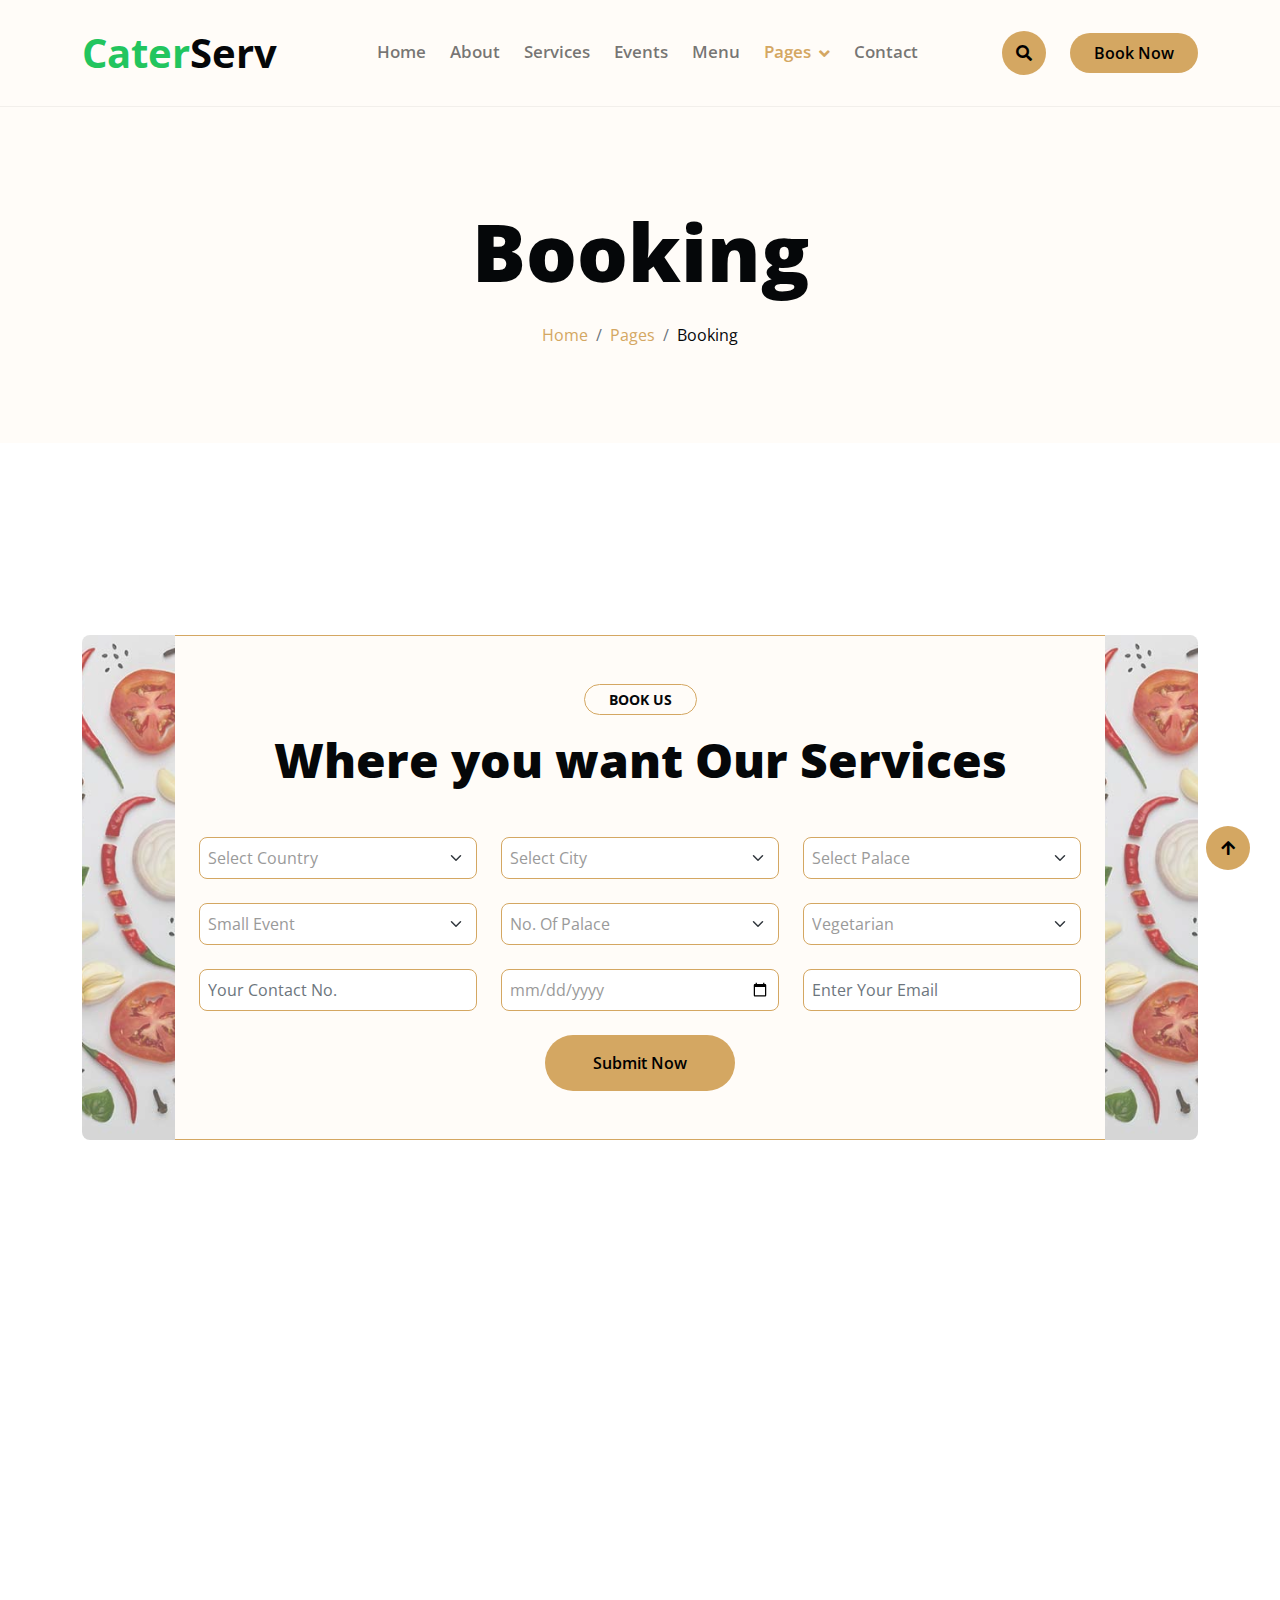
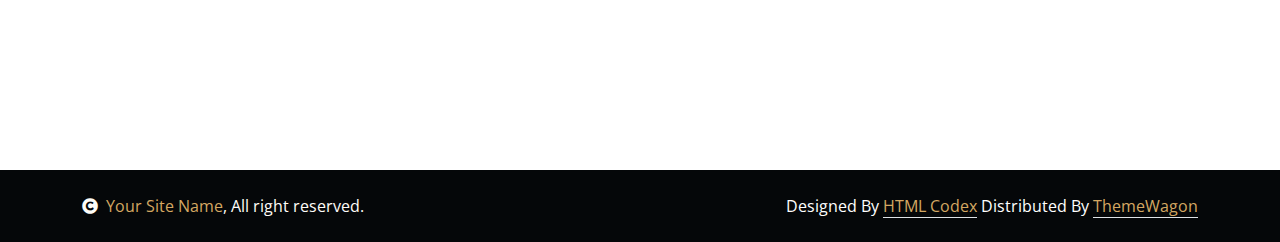
<file: book.html>
<!DOCTYPE html>
<html lang="en">

    <head>
        <meta charset="utf-8">
        <title>CaterServ - Catering Services Website Template</title>
        <meta content="width=device-width, initial-scale=1.0" name="viewport">
        <meta content="" name="keywords">
        <meta content="" name="description">

        <!-- Google Web Fonts -->
        <link rel="preconnect" href="https://fonts.googleapis.com">
        <link rel="preconnect" href="https://fonts.gstatic.com" crossorigin>
        <link href="https://fonts.googleapis.com/css2?family=Open+Sans:wght@400;600&family=Playball&display=swap" rel="stylesheet">

        <!-- Icon Font Stylesheet -->
        <link rel="stylesheet" href="https://use.fontawesome.com/releases/v5.15.4/css/all.css"/>
        <link href="https://cdn.jsdelivr.net/npm/bootstrap-icons@1.4.1/font/bootstrap-icons.css" rel="stylesheet">

        <!-- Libraries Stylesheet -->
        <link href="lib/animate/animate.min.css" rel="stylesheet">
        <link href="lib/lightbox/css/lightbox.min.css" rel="stylesheet">
        <link href="lib/owlcarousel/owl.carousel.min.css" rel="stylesheet">

        <!-- Customized Bootstrap Stylesheet -->
        <link href="css/bootstrap.min.css" rel="stylesheet">

        <!-- Template Stylesheet -->
        <link href="css/style.css" rel="stylesheet">
    </head>

    <body>

        <!-- Spinner Start -->
        <div id="spinner" class="show w-100 vh-100 bg-white position-fixed translate-middle top-50 start-50  d-flex align-items-center justify-content-center">
            <div class="spinner-grow text-primary" role="status"></div>
        </div>
        <!-- Spinner End -->


        <!-- Navbar start -->
        <div class="container-fluid nav-bar">
            <div class="container">
                <nav class="navbar navbar-light navbar-expand-lg py-4">
                    <a href="index.html" class="navbar-brand">
                        <h1 class="text-primary fw-bold mb-0">Cater<span class="text-dark">Serv</span> </h1>
                    </a>
                    <button class="navbar-toggler py-2 px-3" type="button" data-bs-toggle="collapse" data-bs-target="#navbarCollapse">
                        <span class="fa fa-bars text-primary"></span>
                    </button>
                    <div class="collapse navbar-collapse" id="navbarCollapse">
                        <div class="navbar-nav mx-auto">
                            <a href="index.html" class="nav-item nav-link">Home</a>
                            <a href="about.html" class="nav-item nav-link">About</a>
                            <a href="service.html" class="nav-item nav-link">Services</a>
                            <a href="event.html" class="nav-item nav-link">Events</a>
                            <a href="menu.html" class="nav-item nav-link">Menu</a>
                            <div class="nav-item dropdown">
                                <a href="#" class="nav-link dropdown-toggle active" data-bs-toggle="dropdown">Pages</a>
                                <div class="dropdown-menu bg-light">
                                    <a href="book.html" class="dropdown-item active">Booking</a>
                                    <a href="blog.html" class="dropdown-item">Our Blog</a>
                                    <a href="team.html" class="dropdown-item">Our Team</a>
                                    <a href="testimonial.html" class="dropdown-item">Testimonial</a>
                                    <a href="404.html" class="dropdown-item">404 Page</a>
                                </div>
                            </div>
                            <a href="contact.html" class="nav-item nav-link">Contact</a>
                        </div>
                        <button class="btn-search btn btn-primary btn-md-square me-4 rounded-circle d-none d-lg-inline-flex" data-bs-toggle="modal" data-bs-target="#searchModal"><i class="fas fa-search"></i></button>
                        <a href="" class="btn btn-primary py-2 px-4 d-none d-xl-inline-block rounded-pill">Book Now</a>
                    </div>
                </nav>
            </div>
        </div>
        <!-- Navbar End -->


        <!-- Modal Search Start -->
        <div class="modal fade" id="searchModal" tabindex="-1" aria-labelledby="exampleModalLabel" aria-hidden="true">
            <div class="modal-dialog modal-fullscreen">
                <div class="modal-content rounded-0">
                    <div class="modal-header">
                        <h5 class="modal-title" id="exampleModalLabel">Search by keyword</h5>
                        <button type="button" class="btn-close" data-bs-dismiss="modal" aria-label="Close"></button>
                    </div>
                    <div class="modal-body d-flex align-items-center">
                        <div class="input-group w-75 mx-auto d-flex">
                            <input type="search" class="form-control bg-transparent p-3" placeholder="keywords" aria-describedby="search-icon-1">
                            <span id="search-icon-1" class="input-group-text p-3"><i class="fa fa-search"></i></span>
                        </div>
                    </div>
                </div>
            </div>
        </div>
        <!-- Modal Search End -->


        <!-- Hero Start -->
        <div class="container-fluid bg-light py-6 my-6 mt-0">
            <div class="container text-center animated bounceInDown">
                <h1 class="display-1 mb-4">Booking</h1>
                <ol class="breadcrumb justify-content-center mb-0 animated bounceInDown">
                    <li class="breadcrumb-item"><a href="#">Home</a></li>
                    <li class="breadcrumb-item"><a href="#">Pages</a></li>
                    <li class="breadcrumb-item text-dark" aria-current="page">Booking</li>
                </ol>
            </div>
        </div>
        <!-- Hero End -->


        <!-- Book Us Start -->
        <div class="container-fluid contact py-6 wow bounceInUp" data-wow-delay="0.1s">
            <div class="container">
                <div class="row g-0">
                    <div class="col-1">
                        <img src="img/background-site.jpg" class="img-fluid h-100 w-100 rounded-start" style="object-fit: cover; opacity: 0.7;" alt="">
                    </div>
                    <div class="col-10">
                        <div class="border-bottom border-top border-primary bg-light py-5 px-4">
                            <div class="text-center">
                                <small class="d-inline-block fw-bold text-dark text-uppercase bg-light border border-primary rounded-pill px-4 py-1 mb-3">Book Us</small>
                                <h1 class="display-5 mb-5">Where you want Our Services</h1>
                            </div>
                            <div class="row g-4 form">
                                <div class="col-lg-4 col-md-6">
                                    <select class="form-select border-primary p-2" aria-label="Default select example">
                                        <option selected>Select Country</option>
                                        <option value="1">USA</option>
                                        <option value="2">UK</option>
                                        <option value="3">India</option>
                                    </select>
                                </div>
                                <div class="col-lg-4 col-md-6">
                                    <select class="form-select border-primary p-2" aria-label="Default select example">
                                        <option selected>Select City</option>
                                        <option value="1">Depend On Country</option>
                                        <option value="2">UK</option>
                                        <option value="3">India</option>
                                    </select>
                                </div>
                                <div class="col-lg-4 col-md-6">
                                    <select class="form-select border-primary p-2" aria-label="Default select example">
                                        <option selected>Select Palace</option>
                                        <option value="1">Depend On Country</option>
                                        <option value="2">UK</option>
                                        <option value="3">India</option>
                                    </select>
                                </div>
                                <div class="col-lg-4 col-md-6">
                                    <select class="form-select border-primary p-2" aria-label="Default select example">
                                        <option selected>Small Event</option>
                                        <option value="1">Event Type</option>
                                        <option value="2">Big Event</option>
                                        <option value="3">Small Event</option>
                                    </select>
                                </div>
                                <div class="col-lg-4 col-md-6">
                                    <select class="form-select border-primary p-2" aria-label="Default select example">
                                        <option selected>No. Of Palace</option>
                                        <option value="1">100-200</option>
                                        <option value="2">300-400</option>
                                        <option value="3">500-600</option>
                                        <option value="4">700-800</option>
                                        <option value="5">900-1000</option>
                                        <option value="6">1000+</option>
                                    </select>
                                </div>
                                <div class="col-lg-4 col-md-6">
                                    <select class="form-select border-primary p-2" aria-label="Default select example">
                                        <option selected>Vegetarian</option>
                                        <option value="1">Vegetarian</option>
                                        <option value="2">Non Vegetarian</option>
                                    </select>
                                </div>
                                <div class="col-lg-4 col-md-6">
                                    <input type="mobile" class="form-control border-primary p-2" placeholder="Your Contact No.">
                                </div>
                                <div class="col-lg-4 col-md-6">
                                    <input type="date" class="form-control border-primary p-2" placeholder="Select Date">
                                </div>
                                <div class="col-lg-4 col-md-6">
                                    <input type="email" class="form-control border-primary p-2" placeholder="Enter Your Email">
                                </div>
                                <div class="col-12 text-center">
                                    <button type="submit" class="btn btn-primary px-5 py-3 rounded-pill">Submit Now</button>
                                </div>
                            </div>
                        </div>
                    </div>
                    <div class="col-1">
                        <img src="img/background-site.jpg" class="img-fluid h-100 w-100 rounded-end" style="object-fit: cover; opacity: 0.7;" alt="">
                    </div>
                </div>
            </div>
        </div>
        <!-- Book Us End -->


        <!-- Footer Start -->
        <div class="container-fluid footer py-6 my-6 mb-0 bg-light wow bounceInUp" data-wow-delay="0.1s">
            <div class="container">
                <div class="row">
                    <div class="col-lg-3 col-md-6">
                        <div class="footer-item">
                            <h1 class="text-primary">Cater<span class="text-dark">Serv</span></h1>
                            <p class="lh-lg mb-4">There cursus massa at urnaaculis estieSed aliquamellus vitae ultrs condmentum leo massamollis its estiegittis miristum.</p>
                            <div class="footer-icon d-flex">
                                <a class="btn btn-primary btn-sm-square me-2 rounded-circle" href=""><i class="fab fa-facebook-f"></i></a>
                                <a class="btn btn-primary btn-sm-square me-2 rounded-circle" href=""><i class="fab fa-twitter"></i></a>
                                <a href="#" class="btn btn-primary btn-sm-square me-2 rounded-circle"><i class="fab fa-instagram"></i></a>
                                <a href="#" class="btn btn-primary btn-sm-square rounded-circle"><i class="fab fa-linkedin-in"></i></a>
                            </div>
                        </div>
                    </div>
                    <div class="col-lg-3 col-md-6">
                        <div class="footer-item">
                            <h4 class="mb-4">Special Facilities</h4>
                            <div class="d-flex flex-column align-items-start">
                                <a class="text-body mb-3" href=""><i class="fa fa-check text-primary me-2"></i>Cheese Burger</a>
                                <a class="text-body mb-3" href=""><i class="fa fa-check text-primary me-2"></i>Sandwich</a>
                                <a class="text-body mb-3" href=""><i class="fa fa-check text-primary me-2"></i>Panner Burger</a>
                                <a class="text-body mb-3" href=""><i class="fa fa-check text-primary me-2"></i>Special Sweets</a>
                            </div>
                        </div>
                    </div>
                    <div class="col-lg-3 col-md-6">
                        <div class="footer-item">
                            <h4 class="mb-4">Contact Us</h4>
                            <div class="d-flex flex-column align-items-start">
                                <p><i class="fa fa-map-marker-alt text-primary me-2"></i> 123 Street, New York, USA</p>
                                <p><i class="fa fa-phone-alt text-primary me-2"></i> (+012) 3456 7890 123</p>
                                <p><i class="fas fa-envelope text-primary me-2"></i> info@example.com</p>
                                <p><i class="fa fa-clock text-primary me-2"></i> 26/7 Hours Service</p>
                            </div>
                        </div>
                    </div>
                    <div class="col-lg-3 col-md-6">
                        <div class="footer-item">
                            <h4 class="mb-4">Social Gallery</h4>
                            <div class="row g-2">
                                <div class="col-4">
                                     <img src="img/menu-01.jpg" class="img-fluid rounded-circle border border-primary p-2" alt="">
                                </div>
                                <div class="col-4">
                                     <img src="img/menu-02.jpg" class="img-fluid rounded-circle border border-primary p-2" alt="">
                                </div>
                                <div class="col-4">
                                     <img src="img/menu-03.jpg" class="img-fluid rounded-circle border border-primary p-2" alt="">
                                </div>
                                <div class="col-4">
                                     <img src="img/menu-04.jpg" class="img-fluid rounded-circle border border-primary p-2" alt="">
                                </div>
                                <div class="col-4">
                                     <img src="img/menu-05.jpg" class="img-fluid rounded-circle border border-primary p-2" alt="">
                                </div>
                                <div class="col-4">
                                     <img src="img/menu-06.jpg" class="img-fluid rounded-circle border border-primary p-2" alt="">
                                </div>
                            </div>
                        </div>
                    </div>
                </div>
            </div>
        </div>
        <!-- Footer End -->


        <!-- Copyright Start -->
        <div class="container-fluid copyright bg-dark py-4">
            <div class="container">
                <div class="row">
                    <div class="col-md-6 text-center text-md-start mb-3 mb-md-0">
                        <span class="text-light"><a href="#"><i class="fas fa-copyright text-light me-2"></i>Your Site Name</a>, All right reserved.</span>
                    </div>
                    <div class="col-md-6 my-auto text-center text-md-end text-white">
                        <!--/*** This template is free as long as you keep the below author’s credit link/attribution link/backlink. ***/-->
                        <!--/*** If you'd like to use the template without the below author’s credit link/attribution link/backlink, ***/-->
                        <!--/*** you can purchase the Credit Removal License from "https://htmlcodex.com/credit-removal". ***/-->
                        Designed By <a class="border-bottom" href="https://htmlcodex.com">HTML Codex</a> Distributed By <a class="border-bottom" href="https://themewagon.com">ThemeWagon</a>
                    </div>
                </div>
            </div>
        </div>
        <!-- Copyright End -->


        <!-- Back to Top -->
        <a href="#" class="btn btn-md-square btn-primary rounded-circle back-to-top"><i class="fa fa-arrow-up"></i></a>   

        
    <!-- JavaScript Libraries -->
    <script src="https://ajax.googleapis.com/ajax/libs/jquery/1.12.4/jquery.min.js"></script>
    <script src="https://cdn.jsdelivr.net/npm/bootstrap@5.0.0/dist/js/bootstrap.bundle.min.js"></script>
    <script src="lib/wow/wow.min.js"></script>
    <script src="lib/easing/easing.min.js"></script>
    <script src="lib/waypoints/waypoints.min.js"></script>
    <script src="lib/counterup/counterup.min.js"></script>
    <script src="lib/lightbox/js/lightbox.min.js"></script>
    <script src="lib/owlcarousel/owl.carousel.min.js"></script>

    <!-- Template Javascript -->
    <script src="js/main.js"></script>
    </body>

</html>
</file>
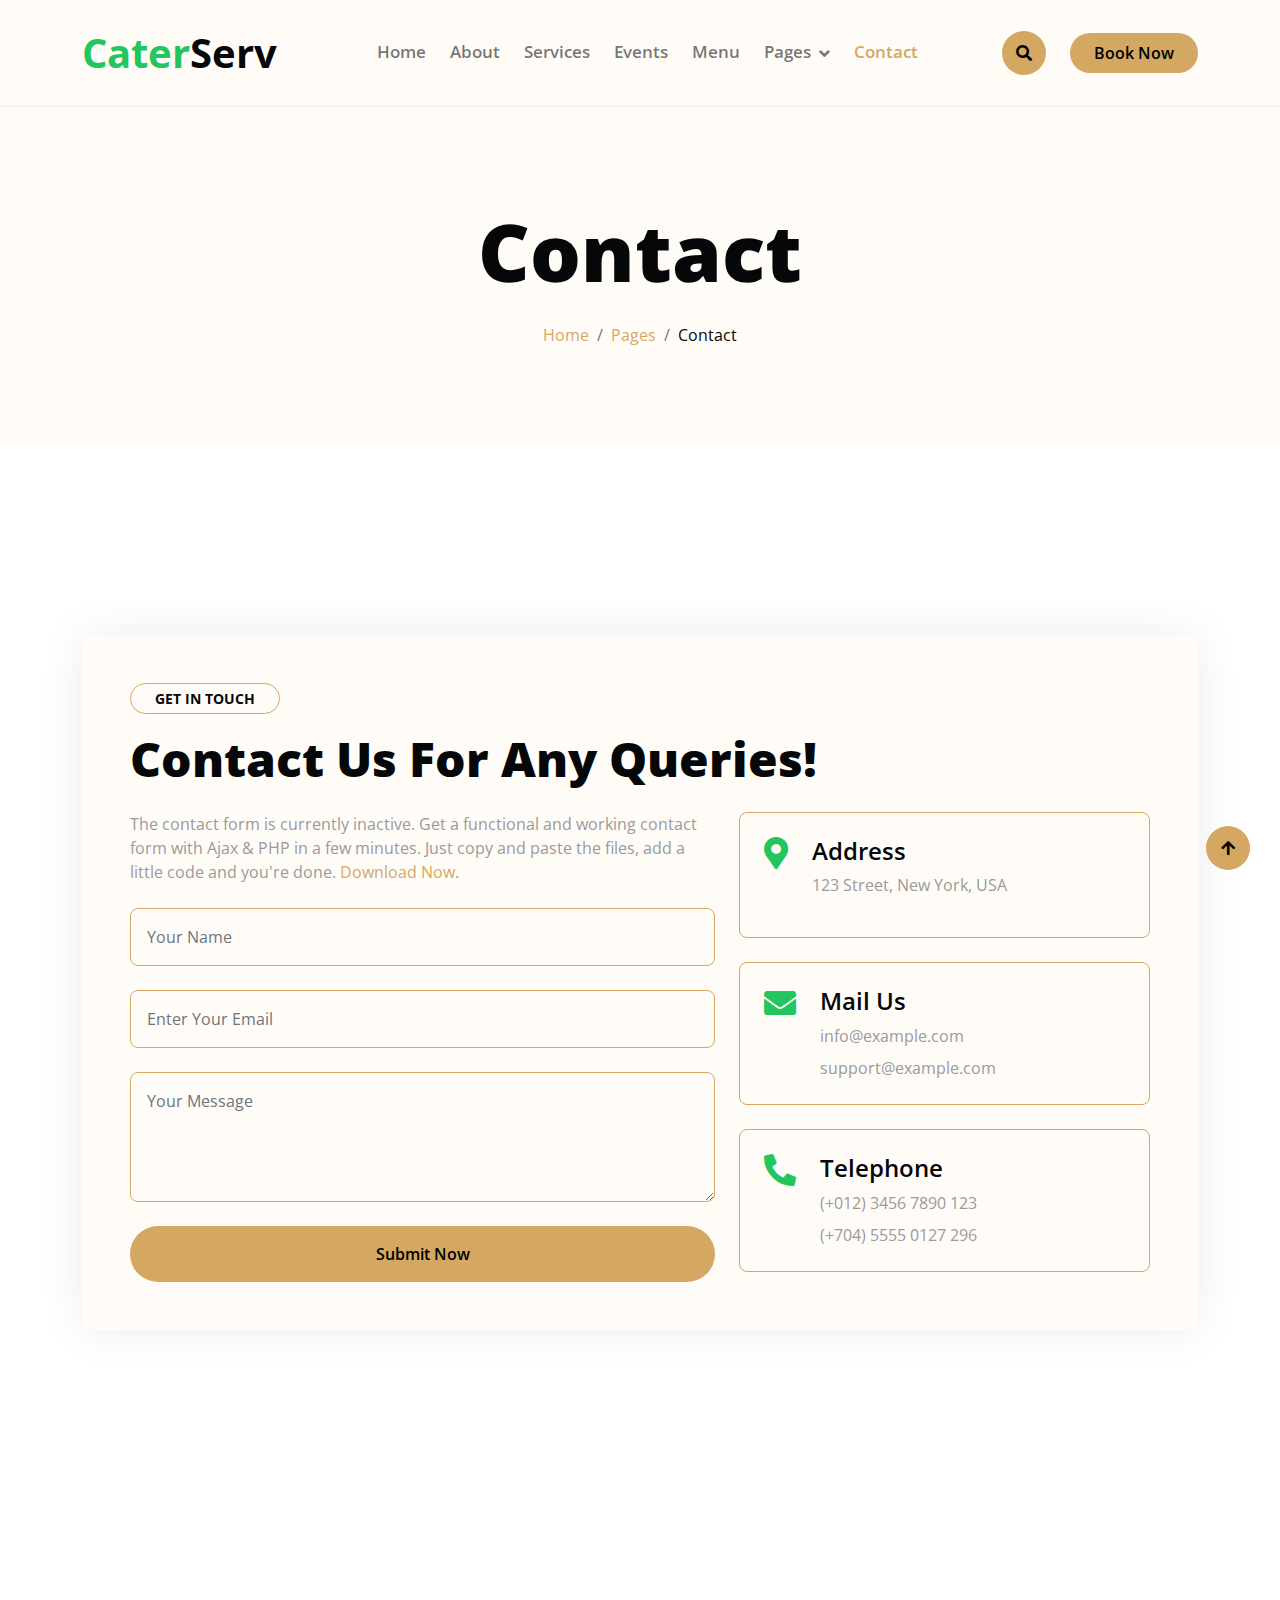
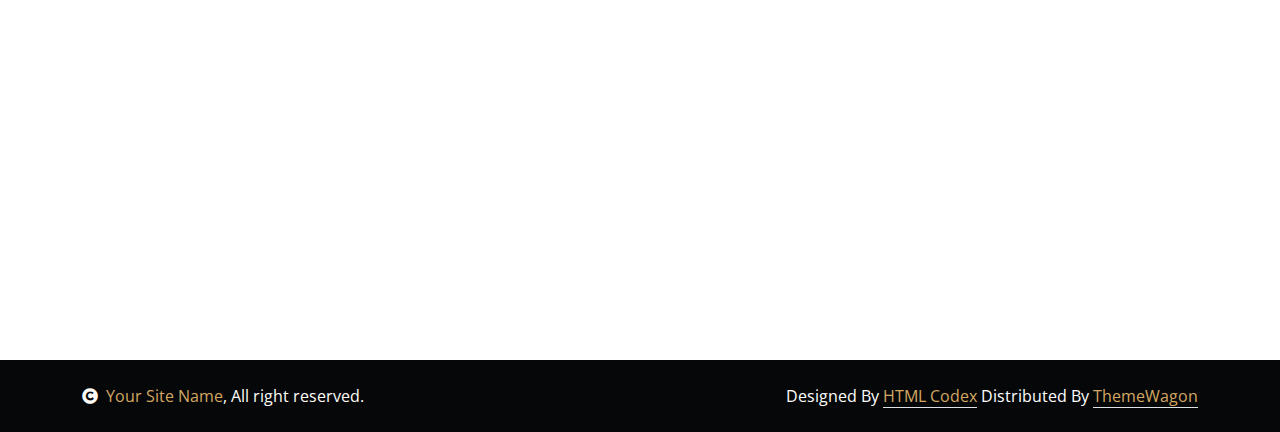
<file: contact.html>
<!DOCTYPE html>
<html lang="en">

    <head>
        <meta charset="utf-8">
        <title>CaterServ - Catering Services Website Template</title>
        <meta content="width=device-width, initial-scale=1.0" name="viewport">
        <meta content="" name="keywords">
        <meta content="" name="description">

        <!-- Google Web Fonts -->
        <link rel="preconnect" href="https://fonts.googleapis.com">
        <link rel="preconnect" href="https://fonts.gstatic.com" crossorigin>
        <link href="https://fonts.googleapis.com/css2?family=Open+Sans:wght@400;600&family=Playball&display=swap" rel="stylesheet">

        <!-- Icon Font Stylesheet -->
        <link rel="stylesheet" href="https://use.fontawesome.com/releases/v5.15.4/css/all.css"/>
        <link href="https://cdn.jsdelivr.net/npm/bootstrap-icons@1.4.1/font/bootstrap-icons.css" rel="stylesheet">

        <!-- Libraries Stylesheet -->
        <link href="lib/animate/animate.min.css" rel="stylesheet">
        <link href="lib/lightbox/css/lightbox.min.css" rel="stylesheet">
        <link href="lib/owlcarousel/owl.carousel.min.css" rel="stylesheet">

        <!-- Customized Bootstrap Stylesheet -->
        <link href="css/bootstrap.min.css" rel="stylesheet">

        <!-- Template Stylesheet -->
        <link href="css/style.css" rel="stylesheet">
    </head>

    <body>

        <!-- Spinner Start -->
        <div id="spinner" class="show w-100 vh-100 bg-white position-fixed translate-middle top-50 start-50  d-flex align-items-center justify-content-center">
            <div class="spinner-grow text-primary" role="status"></div>
        </div>
        <!-- Spinner End -->


        <!-- Navbar start -->
        <div class="container-fluid nav-bar">
            <div class="container">
                <nav class="navbar navbar-light navbar-expand-lg py-4">
                    <a href="index.html" class="navbar-brand">
                        <h1 class="text-primary fw-bold mb-0">Cater<span class="text-dark">Serv</span> </h1>
                    </a>
                    <button class="navbar-toggler py-2 px-3" type="button" data-bs-toggle="collapse" data-bs-target="#navbarCollapse">
                        <span class="fa fa-bars text-primary"></span>
                    </button>
                    <div class="collapse navbar-collapse" id="navbarCollapse">
                        <div class="navbar-nav mx-auto">
                            <a href="index.html" class="nav-item nav-link">Home</a>
                            <a href="about.html" class="nav-item nav-link">About</a>
                            <a href="service.html" class="nav-item nav-link">Services</a>
                            <a href="event.html" class="nav-item nav-link">Events</a>
                            <a href="menu.html" class="nav-item nav-link">Menu</a>
                            <div class="nav-item dropdown">
                                <a href="#" class="nav-link dropdown-toggle" data-bs-toggle="dropdown">Pages</a>
                                <div class="dropdown-menu bg-light">
                                    <a href="book.html" class="dropdown-item">Booking</a>
                                    <a href="blog.html" class="dropdown-item">Our Blog</a>
                                    <a href="team.html" class="dropdown-item">Our Team</a>
                                    <a href="testimonial.html" class="dropdown-item">Testimonial</a>
                                    <a href="404.html" class="dropdown-item">404 Page</a>
                                </div>
                            </div>
                            <a href="contact.html" class="nav-item nav-link active">Contact</a>
                        </div>
                        <button class="btn-search btn btn-primary btn-md-square me-4 rounded-circle d-none d-lg-inline-flex" data-bs-toggle="modal" data-bs-target="#searchModal"><i class="fas fa-search"></i></button>
                        <a href="" class="btn btn-primary py-2 px-4 d-none d-xl-inline-block rounded-pill">Book Now</a>
                    </div>
                </nav>
            </div>
        </div>
        <!-- Navbar End -->


        <!-- Modal Search Start -->
        <div class="modal fade" id="searchModal" tabindex="-1" aria-labelledby="exampleModalLabel" aria-hidden="true">
            <div class="modal-dialog modal-fullscreen">
                <div class="modal-content rounded-0">
                    <div class="modal-header">
                        <h5 class="modal-title" id="exampleModalLabel">Search by keyword</h5>
                        <button type="button" class="btn-close" data-bs-dismiss="modal" aria-label="Close"></button>
                    </div>
                    <div class="modal-body d-flex align-items-center">
                        <div class="input-group w-75 mx-auto d-flex">
                            <input type="search" class="form-control bg-transparent p-3" placeholder="keywords" aria-describedby="search-icon-1">
                            <span id="search-icon-1" class="input-group-text p-3"><i class="fa fa-search"></i></span>
                        </div>
                    </div>
                </div>
            </div>
        </div>
        <!-- Modal Search End -->


        <!-- Hero Start -->
        <div class="container-fluid bg-light py-6 my-6 mt-0">
            <div class="container text-center animated bounceInDown">
                <h1 class="display-1 mb-4">Contact</h1>
                <ol class="breadcrumb justify-content-center mb-0 animated bounceInDown">
                    <li class="breadcrumb-item"><a href="#">Home</a></li>
                    <li class="breadcrumb-item"><a href="#">Pages</a></li>
                    <li class="breadcrumb-item text-dark" aria-current="page">Contact</li>
                </ol>
            </div>
        </div>
        <!-- Hero End -->


        <!-- Contact Start -->
        <div class="container-fluid contact py-6 wow bounceInUp" data-wow-delay="0.1s">
            <div class="container">
                <div class="p-5 bg-light rounded contact-form">
                    <div class="row g-4">
                        <div class="col-12">
                            <small class="d-inline-block fw-bold text-dark text-uppercase bg-light border border-primary rounded-pill px-4 py-1 mb-3">Get in touch</small>
                            <h1 class="display-5 mb-0">Contact Us For Any Queries!</h1>
                        </div>
                        <div class="col-md-6 col-lg-7">
                            <p class="mb-4">The contact form is currently inactive. Get a functional and working contact form with Ajax & PHP in a few minutes. Just copy and paste the files, add a little code and you're done. <a href="https://htmlcodex.com/contact-form">Download Now</a>.</p>
                            <form>
                                <input type="text" class="w-100 form-control p-3 mb-4 border-primary bg-light" placeholder="Your Name">
                                <input type="email" class="w-100 form-control p-3 mb-4 border-primary bg-light" placeholder="Enter Your Email">
                                <textarea class="w-100 form-control mb-4 p-3 border-primary bg-light" rows="4" cols="10" placeholder="Your Message"></textarea>
                                <button class="w-100 btn btn-primary form-control p-3 border-primary bg-primary rounded-pill" type="submit">Submit Now</button>
                            </form>
                        </div>
                        <div class="col-md-6 col-lg-5">
                            <div>
                                <div class="d-inline-flex w-100 border border-primary p-4 rounded mb-4">
                                    <i class="fas fa-map-marker-alt fa-2x text-primary me-4"></i>
                                    <div class="">
                                        <h4>Address</h4>
                                        <p>123 Street, New York, USA</p>
                                    </div>
                                </div>
                                <div class="d-inline-flex w-100 border border-primary p-4 rounded mb-4">
                                    <i class="fas fa-envelope fa-2x text-primary me-4"></i>
                                    <div class="">
                                        <h4>Mail Us</h4>
                                        <p class="mb-2">info@example.com</p>
                                        <p class="mb-0">support@example.com</p>
                                    </div>
                                </div>
                                <div class="d-inline-flex w-100 border border-primary p-4 rounded">
                                    <i class="fa fa-phone-alt fa-2x text-primary me-4"></i>
                                    <div class="">
                                        <h4>Telephone</h4>
                                        <p class="mb-2">(+012) 3456 7890 123</p>
                                        <p class="mb-0">(+704) 5555 0127 296</p>
                                    </div>
                                </div>
                            </div>
                        </div>
                    </div>
                </div>
            </div>
        </div>
        <!-- Contact End -->


        <!-- Footer Start -->
        <div class="container-fluid footer py-6 my-6 mb-0 bg-light wow bounceInUp" data-wow-delay="0.1s">
            <div class="container">
                <div class="row">
                    <div class="col-lg-3 col-md-6">
                        <div class="footer-item">
                            <h1 class="text-primary">Cater<span class="text-dark">Serv</span></h1>
                            <p class="lh-lg mb-4">There cursus massa at urnaaculis estieSed aliquamellus vitae ultrs condmentum leo massamollis its estiegittis miristum.</p>
                            <div class="footer-icon d-flex">
                                <a class="btn btn-primary btn-sm-square me-2 rounded-circle" href=""><i class="fab fa-facebook-f"></i></a>
                                <a class="btn btn-primary btn-sm-square me-2 rounded-circle" href=""><i class="fab fa-twitter"></i></a>
                                <a href="#" class="btn btn-primary btn-sm-square me-2 rounded-circle"><i class="fab fa-instagram"></i></a>
                                <a href="#" class="btn btn-primary btn-sm-square rounded-circle"><i class="fab fa-linkedin-in"></i></a>
                            </div>
                        </div>
                    </div>
                    <div class="col-lg-3 col-md-6">
                        <div class="footer-item">
                            <h4 class="mb-4">Special Facilities</h4>
                            <div class="d-flex flex-column align-items-start">
                                <a class="text-body mb-3" href=""><i class="fa fa-check text-primary me-2"></i>Cheese Burger</a>
                                <a class="text-body mb-3" href=""><i class="fa fa-check text-primary me-2"></i>Sandwich</a>
                                <a class="text-body mb-3" href=""><i class="fa fa-check text-primary me-2"></i>Panner Burger</a>
                                <a class="text-body mb-3" href=""><i class="fa fa-check text-primary me-2"></i>Special Sweets</a>
                            </div>
                        </div>
                    </div>
                    <div class="col-lg-3 col-md-6">
                        <div class="footer-item">
                            <h4 class="mb-4">Contact Us</h4>
                            <div class="d-flex flex-column align-items-start">
                                <p><i class="fa fa-map-marker-alt text-primary me-2"></i> 123 Street, New York, USA</p>
                                <p><i class="fa fa-phone-alt text-primary me-2"></i> (+012) 3456 7890 123</p>
                                <p><i class="fas fa-envelope text-primary me-2"></i> info@example.com</p>
                                <p><i class="fa fa-clock text-primary me-2"></i> 26/7 Hours Service</p>
                            </div>
                        </div>
                    </div>
                    <div class="col-lg-3 col-md-6">
                        <div class="footer-item">
                            <h4 class="mb-4">Social Gallery</h4>
                            <div class="row g-2">
                                <div class="col-4">
                                     <img src="img/menu-01.jpg" class="img-fluid rounded-circle border border-primary p-2" alt="">
                                </div>
                                <div class="col-4">
                                     <img src="img/menu-02.jpg" class="img-fluid rounded-circle border border-primary p-2" alt="">
                                </div>
                                <div class="col-4">
                                     <img src="img/menu-03.jpg" class="img-fluid rounded-circle border border-primary p-2" alt="">
                                </div>
                                <div class="col-4">
                                     <img src="img/menu-04.jpg" class="img-fluid rounded-circle border border-primary p-2" alt="">
                                </div>
                                <div class="col-4">
                                     <img src="img/menu-05.jpg" class="img-fluid rounded-circle border border-primary p-2" alt="">
                                </div>
                                <div class="col-4">
                                     <img src="img/menu-06.jpg" class="img-fluid rounded-circle border border-primary p-2" alt="">
                                </div>
                            </div>
                        </div>
                    </div>
                </div>
            </div>
        </div>
        <!-- Footer End -->


        <!-- Copyright Start -->
        <div class="container-fluid copyright bg-dark py-4">
            <div class="container">
                <div class="row">
                    <div class="col-md-6 text-center text-md-start mb-3 mb-md-0">
                        <span class="text-light"><a href="#"><i class="fas fa-copyright text-light me-2"></i>Your Site Name</a>, All right reserved.</span>
                    </div>
                    <div class="col-md-6 my-auto text-center text-md-end text-white">
                        <!--/*** This template is free as long as you keep the below author’s credit link/attribution link/backlink. ***/-->
                        <!--/*** If you'd like to use the template without the below author’s credit link/attribution link/backlink, ***/-->
                        <!--/*** you can purchase the Credit Removal License from "https://htmlcodex.com/credit-removal". ***/-->
                        Designed By <a class="border-bottom" href="https://htmlcodex.com">HTML Codex</a> Distributed By <a class="border-bottom" href="https://themewagon.com">ThemeWagon</a>
                    </div>
                </div>
            </div>
        </div>
        <!-- Copyright End -->


        <!-- Back to Top -->
        <a href="#" class="btn btn-md-square btn-primary rounded-circle back-to-top"><i class="fa fa-arrow-up"></i></a>   

        
    <!-- JavaScript Libraries -->
    <script src="https://ajax.googleapis.com/ajax/libs/jquery/1.12.4/jquery.min.js"></script>
    <script src="https://cdn.jsdelivr.net/npm/bootstrap@5.0.0/dist/js/bootstrap.bundle.min.js"></script>
    <script src="lib/wow/wow.min.js"></script>
    <script src="lib/easing/easing.min.js"></script>
    <script src="lib/waypoints/waypoints.min.js"></script>
    <script src="lib/counterup/counterup.min.js"></script>
    <script src="lib/lightbox/js/lightbox.min.js"></script>
    <script src="lib/owlcarousel/owl.carousel.min.js"></script>

    <!-- Template Javascript -->
    <script src="js/main.js"></script>
    </body>

</html>
</file>
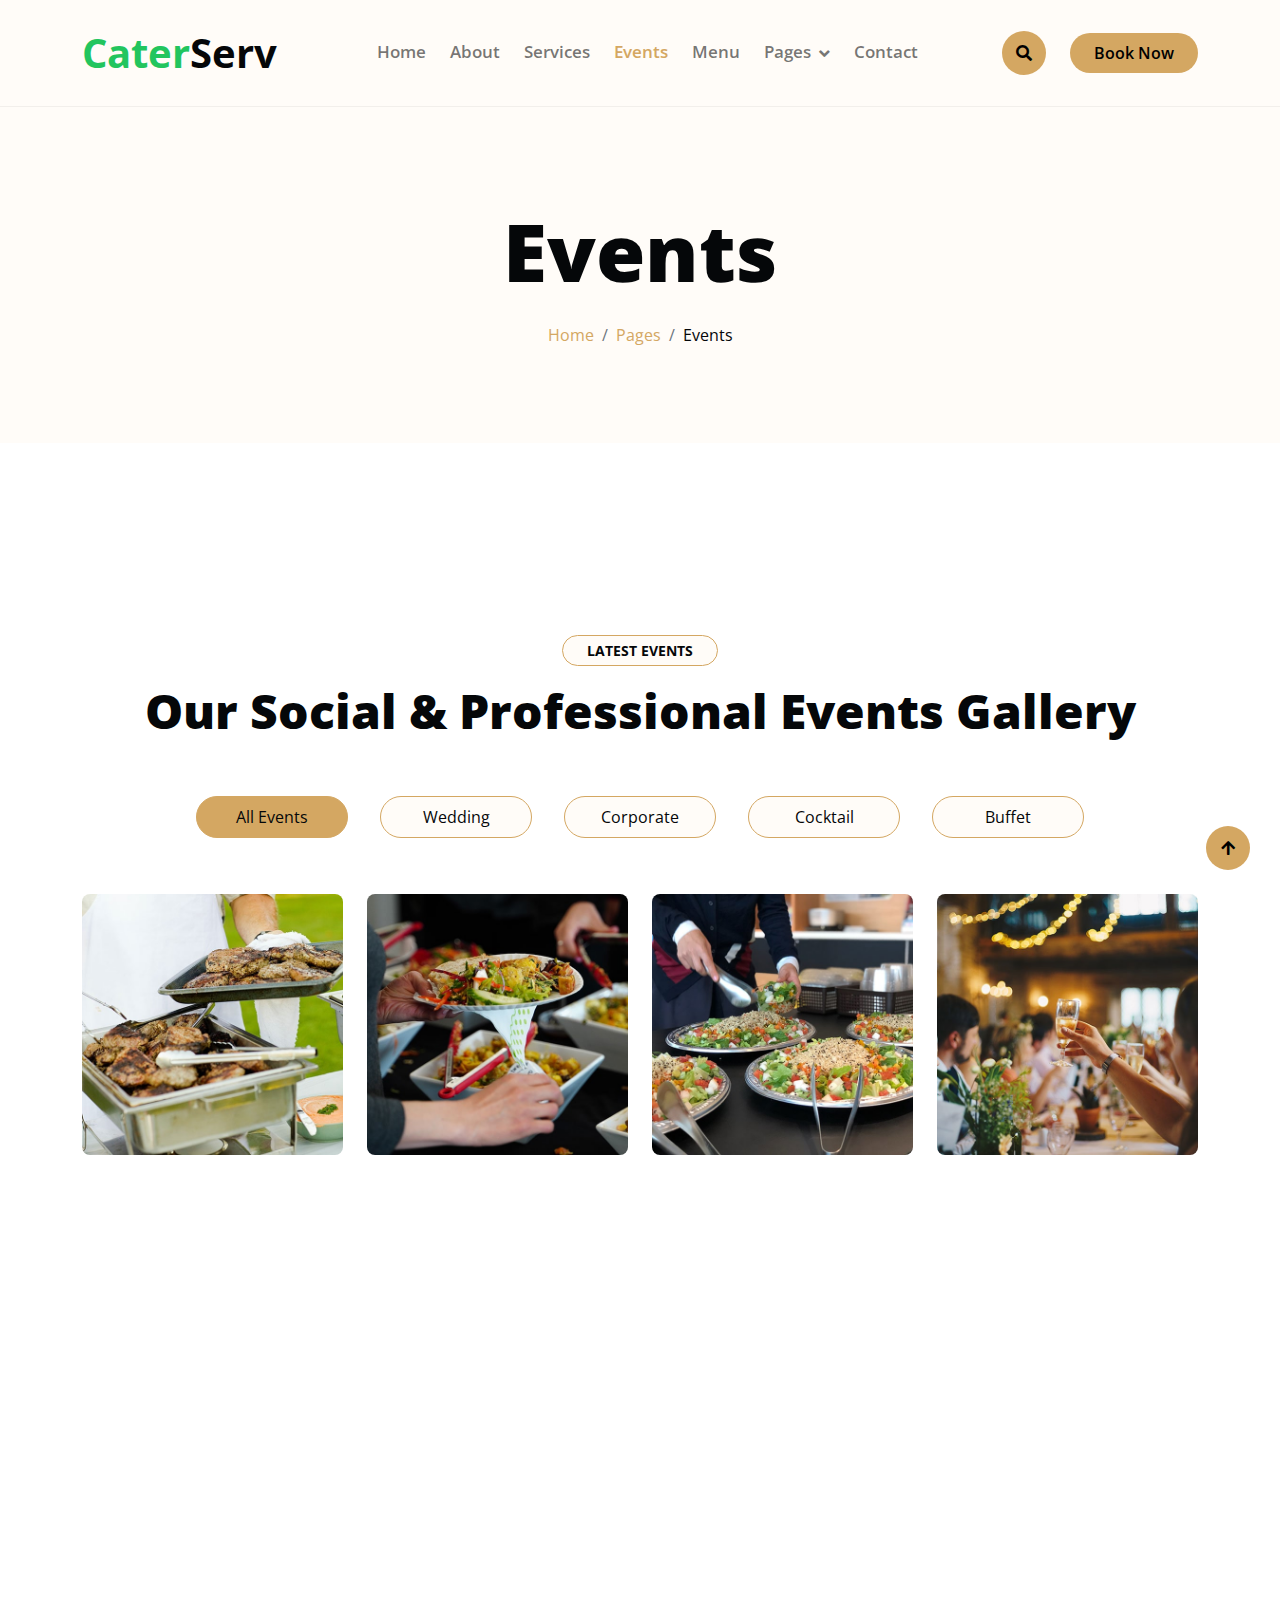
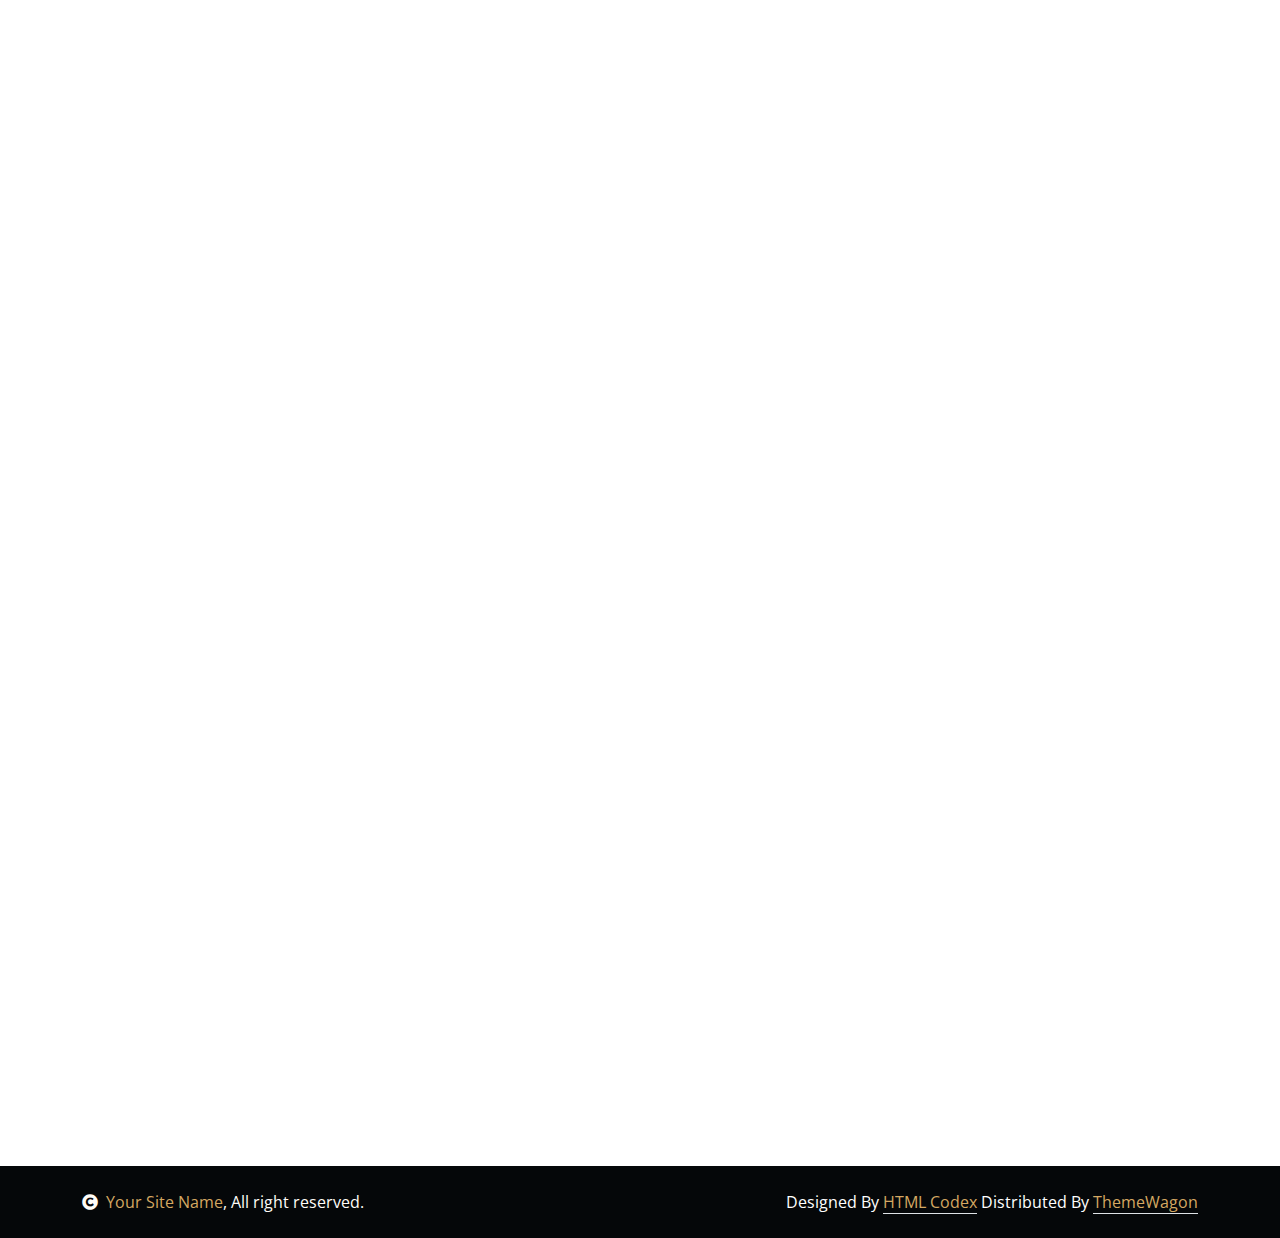
<file: event.html>
<!DOCTYPE html>
<html lang="en">

    <head>
        <meta charset="utf-8">
        <title>CaterServ - Catering Services Website Template</title>
        <meta content="width=device-width, initial-scale=1.0" name="viewport">
        <meta content="" name="keywords">
        <meta content="" name="description">

        <!-- Google Web Fonts -->
        <link rel="preconnect" href="https://fonts.googleapis.com">
        <link rel="preconnect" href="https://fonts.gstatic.com" crossorigin>
        <link href="https://fonts.googleapis.com/css2?family=Open+Sans:wght@400;600&family=Playball&display=swap" rel="stylesheet">

        <!-- Icon Font Stylesheet -->
        <link rel="stylesheet" href="https://use.fontawesome.com/releases/v5.15.4/css/all.css"/>
        <link href="https://cdn.jsdelivr.net/npm/bootstrap-icons@1.4.1/font/bootstrap-icons.css" rel="stylesheet">

        <!-- Libraries Stylesheet -->
        <link href="lib/animate/animate.min.css" rel="stylesheet">
        <link href="lib/lightbox/css/lightbox.min.css" rel="stylesheet">
        <link href="lib/owlcarousel/owl.carousel.min.css" rel="stylesheet">

        <!-- Customized Bootstrap Stylesheet -->
        <link href="css/bootstrap.min.css" rel="stylesheet">

        <!-- Template Stylesheet -->
        <link href="css/style.css" rel="stylesheet">
    </head>

    <body>

        <!-- Spinner Start -->
        <div id="spinner" class="show w-100 vh-100 bg-white position-fixed translate-middle top-50 start-50  d-flex align-items-center justify-content-center">
            <div class="spinner-grow text-primary" role="status"></div>
        </div>
        <!-- Spinner End -->


        <!-- Navbar start -->
        <div class="container-fluid nav-bar">
            <div class="container">
                <nav class="navbar navbar-light navbar-expand-lg py-4">
                    <a href="index.html" class="navbar-brand">
                        <h1 class="text-primary fw-bold mb-0">Cater<span class="text-dark">Serv</span> </h1>
                    </a>
                    <button class="navbar-toggler py-2 px-3" type="button" data-bs-toggle="collapse" data-bs-target="#navbarCollapse">
                        <span class="fa fa-bars text-primary"></span>
                    </button>
                    <div class="collapse navbar-collapse" id="navbarCollapse">
                        <div class="navbar-nav mx-auto">
                            <a href="index.html" class="nav-item nav-link">Home</a>
                            <a href="about.html" class="nav-item nav-link">About</a>
                            <a href="service.html" class="nav-item nav-link">Services</a>
                            <a href="event.html" class="nav-item nav-link active">Events</a>
                            <a href="menu.html" class="nav-item nav-link">Menu</a>
                            <div class="nav-item dropdown">
                                <a href="#" class="nav-link dropdown-toggle" data-bs-toggle="dropdown">Pages</a>
                                <div class="dropdown-menu bg-light">
                                    <a href="book.html" class="dropdown-item">Booking</a>
                                    <a href="blog.html" class="dropdown-item">Our Blog</a>
                                    <a href="team.html" class="dropdown-item">Our Team</a>
                                    <a href="testimonial.html" class="dropdown-item">Testimonial</a>
                                    <a href="404.html" class="dropdown-item">404 Page</a>
                                </div>
                            </div>
                            <a href="contact.html" class="nav-item nav-link">Contact</a>
                        </div>
                        <button class="btn-search btn btn-primary btn-md-square me-4 rounded-circle d-none d-lg-inline-flex" data-bs-toggle="modal" data-bs-target="#searchModal"><i class="fas fa-search"></i></button>
                        <a href="" class="btn btn-primary py-2 px-4 d-none d-xl-inline-block rounded-pill">Book Now</a>
                    </div>
                </nav>
            </div>
        </div>
        <!-- Navbar End -->


        <!-- Modal Search Start -->
        <div class="modal fade" id="searchModal" tabindex="-1" aria-labelledby="exampleModalLabel" aria-hidden="true">
            <div class="modal-dialog modal-fullscreen">
                <div class="modal-content rounded-0">
                    <div class="modal-header">
                        <h5 class="modal-title" id="exampleModalLabel">Search by keyword</h5>
                        <button type="button" class="btn-close" data-bs-dismiss="modal" aria-label="Close"></button>
                    </div>
                    <div class="modal-body d-flex align-items-center">
                        <div class="input-group w-75 mx-auto d-flex">
                            <input type="search" class="form-control bg-transparent p-3" placeholder="keywords" aria-describedby="search-icon-1">
                            <span id="search-icon-1" class="input-group-text p-3"><i class="fa fa-search"></i></span>
                        </div>
                    </div>
                </div>
            </div>
        </div>
        <!-- Modal Search End -->


        <!-- Hero Start -->
        <div class="container-fluid bg-light py-6 my-6 mt-0">
            <div class="container text-center animated bounceInDown">
                <h1 class="display-1 mb-4">Events</h1>
                <ol class="breadcrumb justify-content-center mb-0 animated bounceInDown">
                    <li class="breadcrumb-item"><a href="#">Home</a></li>
                    <li class="breadcrumb-item"><a href="#">Pages</a></li>
                    <li class="breadcrumb-item text-dark" aria-current="page">Events</li>
                </ol>
            </div>
        </div>
        <!-- Hero End -->


        <!-- Events Start -->
        <div class="container-fluid event py-6">
            <div class="container">
                <div class="text-center wow bounceInUp" data-wow-delay="0.1s">
                    <small class="d-inline-block fw-bold text-dark text-uppercase bg-light border border-primary rounded-pill px-4 py-1 mb-3">Latest Events</small>
                    <h1 class="display-5 mb-5">Our Social & Professional Events Gallery</h1>
                </div>
                <div class="tab-class text-center">
                    <ul class="nav nav-pills d-inline-flex justify-content-center mb-5 wow bounceInUp" data-wow-delay="0.1s">
                        <li class="nav-item p-2">
                            <a class="d-flex mx-2 py-2 border border-primary bg-light rounded-pill active" data-bs-toggle="pill" href="#tab-1">
                                <span class="text-dark" style="width: 150px;">All Events</span>
                            </a>
                        </li>
                        <li class="nav-item p-2">
                            <a class="d-flex py-2 mx-2 border border-primary bg-light rounded-pill" data-bs-toggle="pill" href="#tab-2">
                                <span class="text-dark" style="width: 150px;">Wedding</span>
                            </a>
                        </li>
                        <li class="nav-item p-2">
                            <a class="d-flex mx-2 py-2 border border-primary bg-light rounded-pill" data-bs-toggle="pill" href="#tab-3">
                                <span class="text-dark" style="width: 150px;">Corporate</span>
                            </a>
                        </li>
                        <li class="nav-item p-2">
                            <a class="d-flex mx-2 py-2 border border-primary bg-light rounded-pill" data-bs-toggle="pill" href="#tab-4">
                                <span class="text-dark" style="width: 150px;">Cocktail</span>
                            </a>
                        </li>
                        <li class="nav-item p-2">
                            <a class="d-flex mx-2 py-2 border border-primary bg-light rounded-pill" data-bs-toggle="pill" href="#tab-5">
                                <span class="text-dark" style="width: 150px;">Buffet</span>
                            </a>
                        </li>
                    </ul>
                    <div class="tab-content">
                        <div id="tab-1" class="tab-pane fade show p-0 active">
                            <div class="row g-4">
                                <div class="col-lg-12">
                                    <div class="row g-4">
                                        <div class="col-md-6 col-lg-3 wow bounceInUp" data-wow-delay="0.1s">
                                            <div class="event-img position-relative">
                                                <img class="img-fluid rounded w-100" src="img/event-1.jpg" alt="">
                                                <div class="event-overlay d-flex flex-column p-4">
                                                    <h4 class="me-auto">Wedding</h4>
                                                    <a href="img/event-1.jpg" data-lightbox="event-1" class="my-auto"><i class="fas fa-search-plus text-dark fa-2x"></i></a>
                                                </div>
                                            </div>
                                        </div>
                                        <div class="col-md-6 col-lg-3 wow bounceInUp" data-wow-delay="0.3s">
                                            <div class="event-img position-relative">
                                                <img class="img-fluid rounded w-100" src="img/event-2.jpg" alt="">
                                                <div class="event-overlay d-flex flex-column p-4">
                                                    <h4 class="me-auto">Corporate</h4>
                                                    <a href="img/event-2.jpg" data-lightbox="event-2" class="my-auto"><i class="fas fa-search-plus text-dark fa-2x"></i></a>
                                                </div>
                                            </div>
                                        </div>
                                        <div class="col-md-6 col-lg-3 wow bounceInUp" data-wow-delay="0.5s">
                                            <div class="event-img position-relative">
                                                <img class="img-fluid rounded w-100" src="img/event-3.jpg" alt="">
                                                <div class="event-overlay d-flex flex-column p-4">
                                                    <h4 class="me-auto">Wedding</h4>
                                                    <a href="img/event-3.jpg" data-lightbox="event-3" class="my-auto"><i class="fas fa-search-plus text-dark fa-2x"></i></a>
                                                </div>
                                            </div>
                                        </div>
                                        <div class="col-md-6 col-lg-3 wow bounceInUp" data-wow-delay="0.7s">
                                            <div class="event-img position-relative">
                                                <img class="img-fluid rounded w-100" src="img/event-4.jpg" alt="">
                                                <div class="event-overlay d-flex flex-column p-4">
                                                    <h4 class="me-auto">Buffet</h4>
                                                    <a href="img/event-4.jpg" data-lightbox="event-4" class="my-auto"><i class="fas fa-search-plus text-dark fa-2x"></i></a>
                                                </div>
                                            </div>
                                        </div>
                                        <div class="col-md-6 col-lg-3 wow bounceInUp" data-wow-delay="0.1s">
                                            <div class="event-img position-relative">
                                                <img class="img-fluid rounded w-100" src="img/event-5.jpg" alt="">
                                                <div class="event-overlay d-flex flex-column p-4">
                                                    <h4 class="me-auto">Cocktail</h4>
                                                    <a href="img/event-5.jpg" data-lightbox="event-5" class="my-auto"><i class="fas fa-search-plus text-dark fa-2x"></i></a>
                                                </div>
                                            </div>
                                        </div>
                                        <div class="col-md-6 col-lg-3 wow bounceInUp" data-wow-delay="0.3s">
                                            <div class="event-img position-relative">
                                                <img class="img-fluid rounded w-100" src="img/event-6.jpg" alt="">
                                                <div class="event-overlay d-flex flex-column p-4">
                                                    <h4 class="me-auto">Wedding</h4>
                                                    <a href="img/event-6.jpg" data-lightbox="event-6" class="my-auto"><i class="fas fa-search-plus text-dark fa-2x"></i></a>
                                                </div>
                                            </div>
                                        </div>
                                        <div class="col-md-6 col-lg-3 wow bounceInUp" data-wow-delay="0.5s">
                                            <div class="event-img position-relative">
                                                <img class="img-fluid rounded w-100" src="img/event-7.jpg" alt="">
                                                <div class="event-overlay d-flex flex-column p-4">
                                                    <h4 class="me-auto">Buffet</h4>
                                                    <a href="img/event-7.jpg" data-lightbox="event-7" class="my-auto"><i class="fas fa-search-plus text-dark fa-2x"></i></a>
                                                </div>
                                            </div>
                                        </div>
                                        <div class="col-md-6 col-lg-3 wow bounceInUp" data-wow-delay="0.7s">
                                            <div class="event-img position-relative">
                                                <img class="img-fluid rounded w-100" src="img/event-8.jpg" alt="">
                                                <div class="event-overlay d-flex flex-column p-4">
                                                    <h4 class="me-auto">Corporate</h4>
                                                    <a href="img/event-8.jpg" data-lightbox="event-17" class="my-auto"><i class="fas fa-search-plus text-dark fa-2x"></i></a>
                                                </div>
                                            </div>
                                        </div>
                                    </div>
                                </div>
                            </div>
                        </div>
                        <div id="tab-2" class="tab-pane fade show p-0">
                            <div class="row g-4">
                                <div class="col-lg-12">
                                    <div class="row g-4">
                                        <div class="col-md-6 col-lg-3">
                                            <div class="event-img position-relative">
                                                <img class="img-fluid rounded w-100" src="img/event-1.jpg" alt="">
                                                <div class="event-overlay d-flex flex-column p-4">
                                                    <h4 class="me-auto">Wedding</h4>
                                                    <a href="img/01.jpg" data-lightbox="event-8" class="my-auto"><i class="fas fa-search-plus text-dark fa-2x"></i></a>
                                                </div>
                                            </div>
                                        </div>
                                        <div class="col-md-6 col-lg-3">
                                            <div class="event-img position-relative">
                                                <img class="img-fluid rounded w-100" src="img/event-2.jpg" alt="">
                                                <div class="event-overlay d-flex flex-column p-4">
                                                    <h4 class="me-auto">Wedding</h4>
                                                    <a href="img/01.jpg" data-lightbox="event-9" class="my-auto"><i class="fas fa-search-plus text-dark fa-2x"></i></a>
                                                </div>
                                            </div>
                                        </div>
                                    </div>
                                </div>
                            </div>
                        </div>
                        <div id="tab-3" class="tab-pane fade show p-0">
                            <div class="row g-4">
                                <div class="col-lg-12">
                                    <div class="row g-4">
                                        <div class="col-md-6 col-lg-3">
                                            <div class="event-img position-relative">
                                                <img class="img-fluid rounded w-100" src="img/event-3.jpg" alt="">
                                                <div class="event-overlay d-flex flex-column p-4">
                                                    <h4 class="me-auto">Corporate</h4>
                                                    <a href="img/01.jpg" data-lightbox="event-10" class="my-auto"><i class="fas fa-search-plus text-dark fa-2x"></i></a>
                                                </div>
                                            </div>
                                        </div>
                                        <div class="col-md-6 col-lg-3">
                                            <div class="event-img position-relative">
                                                <img class="img-fluid rounded w-100" src="img/event-4.jpg" alt="">
                                                <div class="event-overlay d-flex flex-column p-4">
                                                    <h4 class="me-auto">Corporate</h4>
                                                    <a href="img/01.jpg" data-lightbox="event-11" class="my-auto"><i class="fas fa-search-plus text-dark fa-2x"></i></a>
                                                </div>
                                            </div>
                                        </div>
                                    </div>
                                </div>
                            </div>
                        </div>
                        <div id="tab-4" class="tab-pane fade show p-0">
                            <div class="row g-4">
                                <div class="col-lg-12">
                                    <div class="row g-4">
                                        <div class="col-md-6 col-lg-3">
                                            <div class="event-img position-relative">
                                                <img class="img-fluid rounded w-100" src="img/event-5.jpg" alt="">
                                                <div class="event-overlay d-flex flex-column p-4">
                                                    <h4 class="me-auto">Cocktail</h4>
                                                    <a href="img/01.jpg" data-lightbox="event-12" class="my-auto"><i class="fas fa-search-plus text-dark fa-2x"></i></a>
                                                </div>
                                            </div>
                                        </div>
                                        <div class="col-md-6 col-lg-3">
                                            <div class="event-img position-relative">
                                                <img class="img-fluid rounded w-100" src="img/event-6.jpg" alt="">
                                                <div class="event-overlay d-flex flex-column p-4">
                                                    <h4 class="me-auto">Cocktail</h4>
                                                    <a href="img/01.jpg" data-lightbox="event-13" class="my-auto"><i class="fas fa-search-plus text-dark fa-2x"></i></a>
                                                </div>
                                            </div>
                                        </div>
                                    </div>
                                </div>
                            </div>
                        </div>
                        <div id="tab-5" class="tab-pane fade show p-0">
                            <div class="row g-4">
                                <div class="col-lg-12">
                                    <div class="row g-4">
                                        <div class="col-md-6 col-lg-3">
                                            <div class="event-img position-relative">
                                                <img class="img-fluid rounded w-100" src="img/event-7.jpg" alt="">
                                                <div class="event-overlay d-flex flex-column p-4">
                                                    <h4 class="me-auto">Buffet</h4>
                                                    <a href="img/01.jpg" data-lightbox="event-14" class="my-auto"><i class="fas fa-search-plus text-dark fa-2x"></i></a>
                                                </div>
                                            </div>
                                        </div>
                                        <div class="col-md-6 col-lg-3">
                                            <div class="event-img position-relative">
                                                <img class="img-fluid rounded w-100" src="img/event-8.jpg" alt="">
                                                <div class="event-overlay d-flex flex-column p-4">
                                                    <h4 class="me-auto">Buffet</h4>
                                                    <a href="img/01.jpg" data-lightbox="event-15" class="my-auto"><i class="fas fa-search-plus text-dark fa-2x"></i></a>
                                                </div>
                                            </div>
                                        </div>
                                    </div>
                                </div>
                            </div>
                        </div>
                    </div>
                </div>
            </div>
        </div>
        <!-- Events End -->


        <!-- Book Us Start -->
        <div class="container-fluid contact py-6 wow bounceInUp" data-wow-delay="0.1s">
            <div class="container">
                <div class="row g-0">
                    <div class="col-1">
                        <img src="img/background-site.jpg" class="img-fluid h-100 w-100 rounded-start" style="object-fit: cover; opacity: 0.7;" alt="">
                    </div>
                    <div class="col-10">
                        <div class="border-bottom border-top border-primary bg-light py-5 px-4">
                            <div class="text-center">
                                <small class="d-inline-block fw-bold text-dark text-uppercase bg-light border border-primary rounded-pill px-4 py-1 mb-3">Book Us</small>
                                <h1 class="display-5 mb-5">Where you want Our Services</h1>
                            </div>
                            <div class="row g-4 form">
                                <div class="col-lg-4 col-md-6">
                                    <select class="form-select border-primary p-2" aria-label="Default select example">
                                        <option selected>Select Country</option>
                                        <option value="1">USA</option>
                                        <option value="2">UK</option>
                                        <option value="3">India</option>
                                    </select>
                                </div>
                                <div class="col-lg-4 col-md-6">
                                    <select class="form-select border-primary p-2" aria-label="Default select example">
                                        <option selected>Select City</option>
                                        <option value="1">Depend On Country</option>
                                        <option value="2">UK</option>
                                        <option value="3">India</option>
                                    </select>
                                </div>
                                <div class="col-lg-4 col-md-6">
                                    <select class="form-select border-primary p-2" aria-label="Default select example">
                                        <option selected>Select Palace</option>
                                        <option value="1">Depend On Country</option>
                                        <option value="2">UK</option>
                                        <option value="3">India</option>
                                    </select>
                                </div>
                                <div class="col-lg-4 col-md-6">
                                    <select class="form-select border-primary p-2" aria-label="Default select example">
                                        <option selected>Small Event</option>
                                        <option value="1">Event Type</option>
                                        <option value="2">Big Event</option>
                                        <option value="3">Small Event</option>
                                    </select>
                                </div>
                                <div class="col-lg-4 col-md-6">
                                    <select class="form-select border-primary p-2" aria-label="Default select example">
                                        <option selected>No. Of Palace</option>
                                        <option value="1">100-200</option>
                                        <option value="2">300-400</option>
                                        <option value="3">500-600</option>
                                        <option value="4">700-800</option>
                                        <option value="5">900-1000</option>
                                        <option value="6">1000+</option>
                                    </select>
                                </div>
                                <div class="col-lg-4 col-md-6">
                                    <select class="form-select border-primary p-2" aria-label="Default select example">
                                        <option selected>Vegetarian</option>
                                        <option value="1">Vegetarian</option>
                                        <option value="2">Non Vegetarian</option>
                                    </select>
                                </div>
                                <div class="col-lg-4 col-md-6">
                                    <input type="mobile" class="form-control border-primary p-2" placeholder="Your Contact No.">
                                </div>
                                <div class="col-lg-4 col-md-6">
                                    <input type="date" class="form-control border-primary p-2" placeholder="Select Date">
                                </div>
                                <div class="col-lg-4 col-md-6">
                                    <input type="email" class="form-control border-primary p-2" placeholder="Enter Your Email">
                                </div>
                                <div class="col-12 text-center">
                                    <button type="submit" class="btn btn-primary px-5 py-3 rounded-pill">Submit Now</button>
                                </div>
                            </div>
                        </div>
                    </div>
                    <div class="col-1">
                        <img src="img/background-site.jpg" class="img-fluid h-100 w-100 rounded-end" style="object-fit: cover; opacity: 0.7;" alt="">
                    </div>
                </div>
            </div>
        </div>
        <!-- Book Us End -->


        <!-- Footer Start -->
        <div class="container-fluid footer py-6 my-6 mb-0 bg-light wow bounceInUp" data-wow-delay="0.1s">
            <div class="container">
                <div class="row">
                    <div class="col-lg-3 col-md-6">
                        <div class="footer-item">
                            <h1 class="text-primary">Cater<span class="text-dark">Serv</span></h1>
                            <p class="lh-lg mb-4">There cursus massa at urnaaculis estieSed aliquamellus vitae ultrs condmentum leo massamollis its estiegittis miristum.</p>
                            <div class="footer-icon d-flex">
                                <a class="btn btn-primary btn-sm-square me-2 rounded-circle" href=""><i class="fab fa-facebook-f"></i></a>
                                <a class="btn btn-primary btn-sm-square me-2 rounded-circle" href=""><i class="fab fa-twitter"></i></a>
                                <a href="#" class="btn btn-primary btn-sm-square me-2 rounded-circle"><i class="fab fa-instagram"></i></a>
                                <a href="#" class="btn btn-primary btn-sm-square rounded-circle"><i class="fab fa-linkedin-in"></i></a>
                            </div>
                        </div>
                    </div>
                    <div class="col-lg-3 col-md-6">
                        <div class="footer-item">
                            <h4 class="mb-4">Special Facilities</h4>
                            <div class="d-flex flex-column align-items-start">
                                <a class="text-body mb-3" href=""><i class="fa fa-check text-primary me-2"></i>Cheese Burger</a>
                                <a class="text-body mb-3" href=""><i class="fa fa-check text-primary me-2"></i>Sandwich</a>
                                <a class="text-body mb-3" href=""><i class="fa fa-check text-primary me-2"></i>Panner Burger</a>
                                <a class="text-body mb-3" href=""><i class="fa fa-check text-primary me-2"></i>Special Sweets</a>
                            </div>
                        </div>
                    </div>
                    <div class="col-lg-3 col-md-6">
                        <div class="footer-item">
                            <h4 class="mb-4">Contact Us</h4>
                            <div class="d-flex flex-column align-items-start">
                                <p><i class="fa fa-map-marker-alt text-primary me-2"></i> 123 Street, New York, USA</p>
                                <p><i class="fa fa-phone-alt text-primary me-2"></i> (+012) 3456 7890 123</p>
                                <p><i class="fas fa-envelope text-primary me-2"></i> info@example.com</p>
                                <p><i class="fa fa-clock text-primary me-2"></i> 26/7 Hours Service</p>
                            </div>
                        </div>
                    </div>
                    <div class="col-lg-3 col-md-6">
                        <div class="footer-item">
                            <h4 class="mb-4">Social Gallery</h4>
                            <div class="row g-2">
                                <div class="col-4">
                                     <img src="img/menu-01.jpg" class="img-fluid rounded-circle border border-primary p-2" alt="">
                                </div>
                                <div class="col-4">
                                     <img src="img/menu-02.jpg" class="img-fluid rounded-circle border border-primary p-2" alt="">
                                </div>
                                <div class="col-4">
                                     <img src="img/menu-03.jpg" class="img-fluid rounded-circle border border-primary p-2" alt="">
                                </div>
                                <div class="col-4">
                                     <img src="img/menu-04.jpg" class="img-fluid rounded-circle border border-primary p-2" alt="">
                                </div>
                                <div class="col-4">
                                     <img src="img/menu-05.jpg" class="img-fluid rounded-circle border border-primary p-2" alt="">
                                </div>
                                <div class="col-4">
                                     <img src="img/menu-06.jpg" class="img-fluid rounded-circle border border-primary p-2" alt="">
                                </div>
                            </div>
                        </div>
                    </div>
                </div>
            </div>
        </div>
        <!-- Footer End -->


        <!-- Copyright Start -->
        <div class="container-fluid copyright bg-dark py-4">
            <div class="container">
                <div class="row">
                    <div class="col-md-6 text-center text-md-start mb-3 mb-md-0">
                        <span class="text-light"><a href="#"><i class="fas fa-copyright text-light me-2"></i>Your Site Name</a>, All right reserved.</span>
                    </div>
                    <div class="col-md-6 my-auto text-center text-md-end text-white">
                        <!--/*** This template is free as long as you keep the below author’s credit link/attribution link/backlink. ***/-->
                        <!--/*** If you'd like to use the template without the below author’s credit link/attribution link/backlink, ***/-->
                        <!--/*** you can purchase the Credit Removal License from "https://htmlcodex.com/credit-removal". ***/-->
                        Designed By <a class="border-bottom" href="https://htmlcodex.com">HTML Codex</a> Distributed By <a class="border-bottom" href="https://themewagon.com">ThemeWagon</a>
                    </div>
                </div>
            </div>
        </div>
        <!-- Copyright End -->


        <!-- Back to Top -->
        <a href="#" class="btn btn-md-square btn-primary rounded-circle back-to-top"><i class="fa fa-arrow-up"></i></a>   

        
    <!-- JavaScript Libraries -->
    <script src="https://ajax.googleapis.com/ajax/libs/jquery/1.12.4/jquery.min.js"></script>
    <script src="https://cdn.jsdelivr.net/npm/bootstrap@5.0.0/dist/js/bootstrap.bundle.min.js"></script>
    <script src="lib/wow/wow.min.js"></script>
    <script src="lib/easing/easing.min.js"></script>
    <script src="lib/waypoints/waypoints.min.js"></script>
    <script src="lib/counterup/counterup.min.js"></script>
    <script src="lib/lightbox/js/lightbox.min.js"></script>
    <script src="lib/owlcarousel/owl.carousel.min.js"></script>

    <!-- Template Javascript -->
    <script src="js/main.js"></script>
    </body>

</html>
</file>
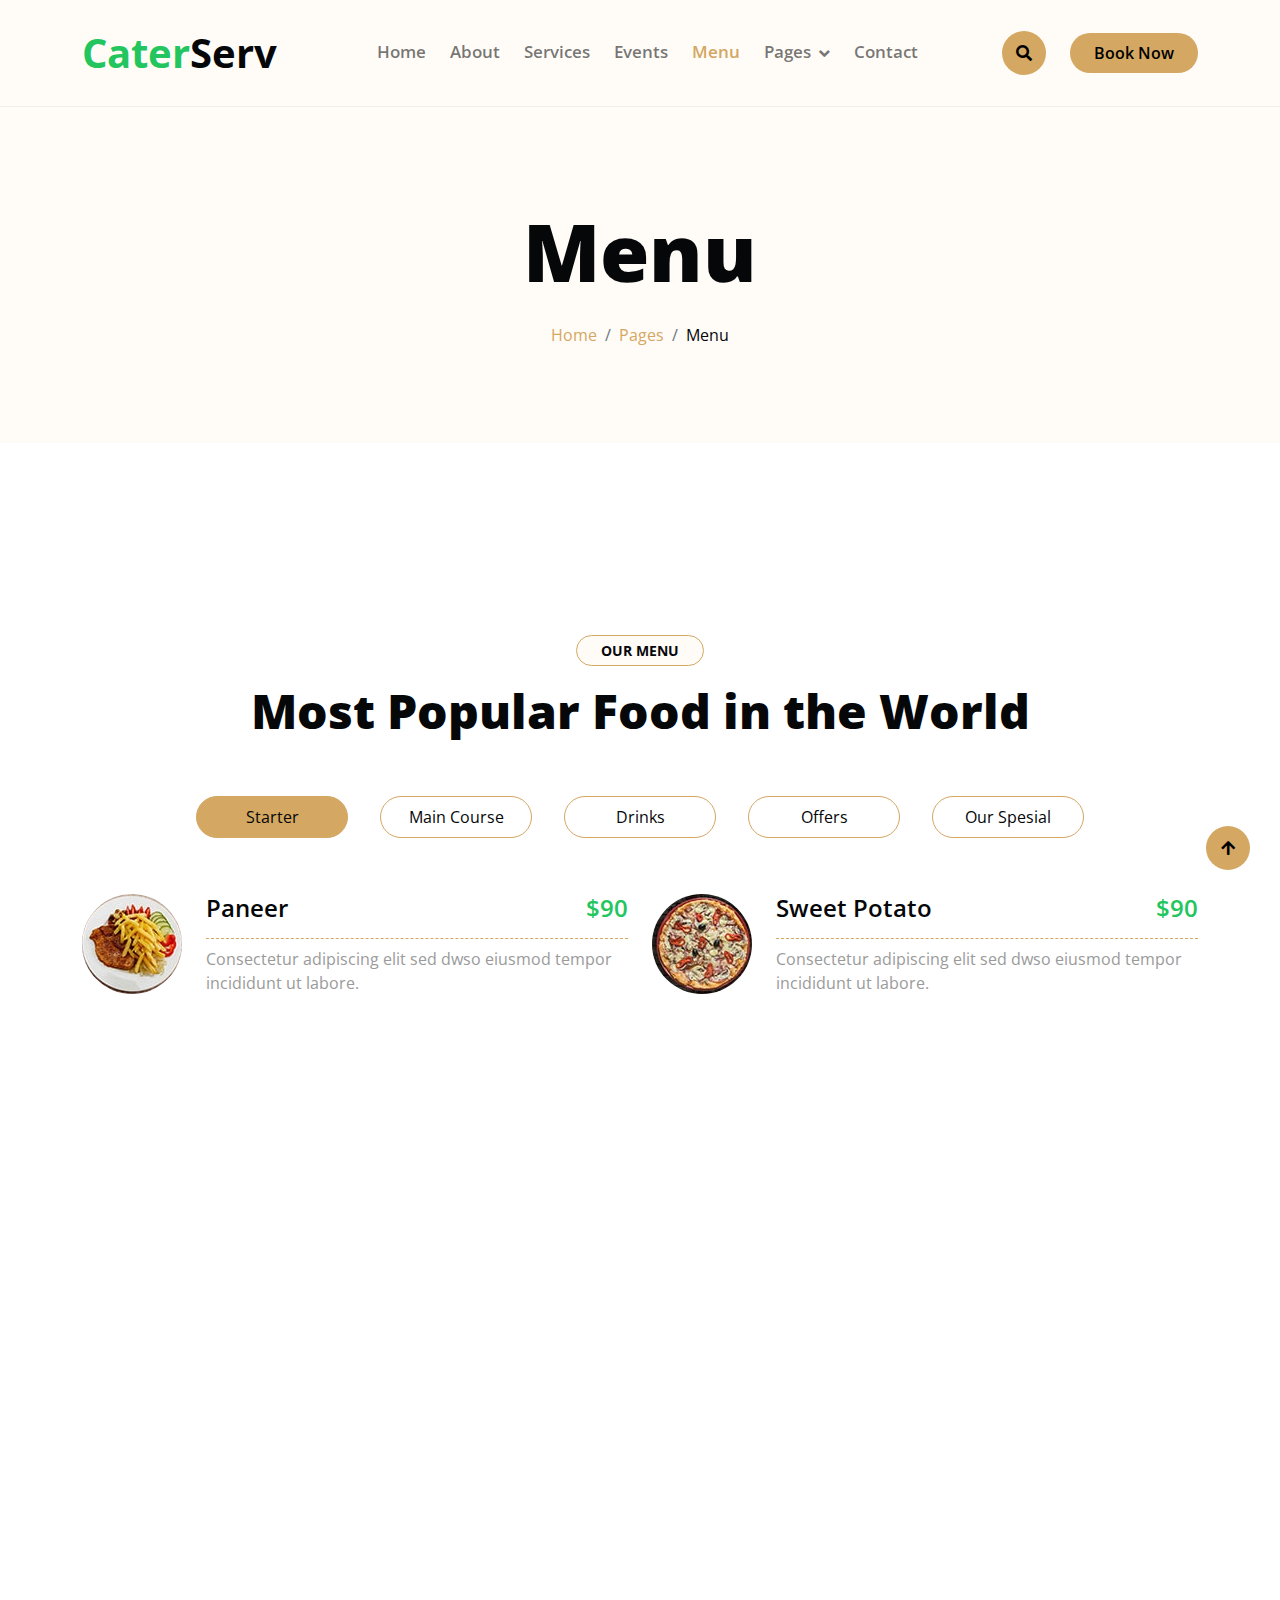
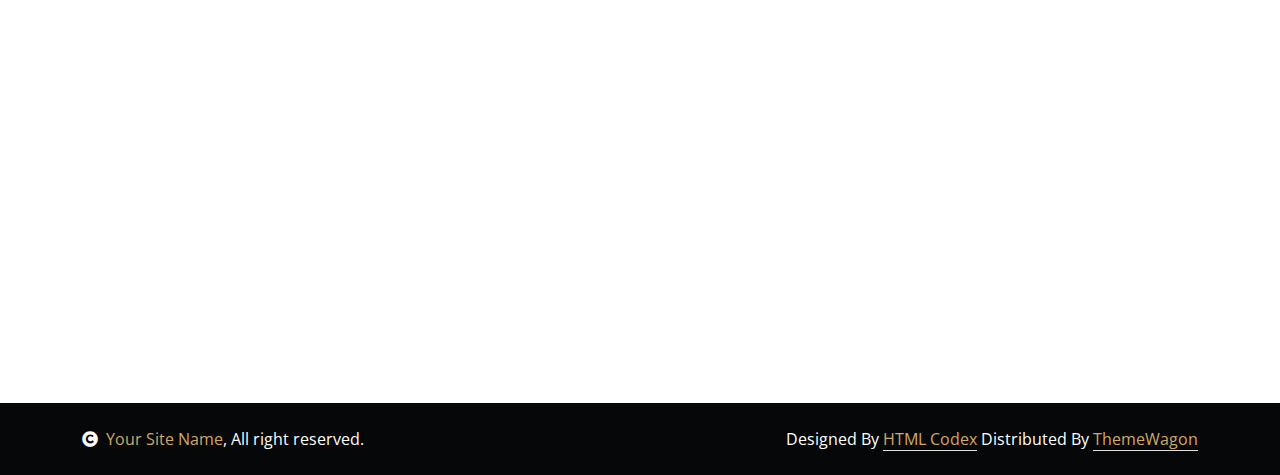
<file: menu.html>
<!DOCTYPE html>
<html lang="en">

    <head>
        <meta charset="utf-8">
        <title>CaterServ - Catering Services Website Template</title>
        <meta content="width=device-width, initial-scale=1.0" name="viewport">
        <meta content="" name="keywords">
        <meta content="" name="description">

        <!-- Google Web Fonts -->
        <link rel="preconnect" href="https://fonts.googleapis.com">
        <link rel="preconnect" href="https://fonts.gstatic.com" crossorigin>
        <link href="https://fonts.googleapis.com/css2?family=Open+Sans:wght@400;600&family=Playball&display=swap" rel="stylesheet">

        <!-- Icon Font Stylesheet -->
        <link rel="stylesheet" href="https://use.fontawesome.com/releases/v5.15.4/css/all.css"/>
        <link href="https://cdn.jsdelivr.net/npm/bootstrap-icons@1.4.1/font/bootstrap-icons.css" rel="stylesheet">

        <!-- Libraries Stylesheet -->
        <link href="lib/animate/animate.min.css" rel="stylesheet">
        <link href="lib/lightbox/css/lightbox.min.css" rel="stylesheet">
        <link href="lib/owlcarousel/owl.carousel.min.css" rel="stylesheet">

        <!-- Customized Bootstrap Stylesheet -->
        <link href="css/bootstrap.min.css" rel="stylesheet">

        <!-- Template Stylesheet -->
        <link href="css/style.css" rel="stylesheet">
    </head>

    <body>

        <!-- Spinner Start -->
        <div id="spinner" class="show w-100 vh-100 bg-white position-fixed translate-middle top-50 start-50  d-flex align-items-center justify-content-center">
            <div class="spinner-grow text-primary" role="status"></div>
        </div>
        <!-- Spinner End -->


        <!-- Navbar start -->
        <div class="container-fluid nav-bar">
            <div class="container">
                <nav class="navbar navbar-light navbar-expand-lg py-4">
                    <a href="index.html" class="navbar-brand">
                        <h1 class="text-primary fw-bold mb-0">Cater<span class="text-dark">Serv</span> </h1>
                    </a>
                    <button class="navbar-toggler py-2 px-3" type="button" data-bs-toggle="collapse" data-bs-target="#navbarCollapse">
                        <span class="fa fa-bars text-primary"></span>
                    </button>
                    <div class="collapse navbar-collapse" id="navbarCollapse">
                        <div class="navbar-nav mx-auto">
                            <a href="index.html" class="nav-item nav-link">Home</a>
                            <a href="about.html" class="nav-item nav-link">About</a>
                            <a href="service.html" class="nav-item nav-link">Services</a>
                            <a href="event.html" class="nav-item nav-link">Events</a>
                            <a href="menu.html" class="nav-item nav-link active">Menu</a>
                            <div class="nav-item dropdown">
                                <a href="#" class="nav-link dropdown-toggle" data-bs-toggle="dropdown">Pages</a>
                                <div class="dropdown-menu bg-light">
                                    <a href="book.html" class="dropdown-item">Booking</a>
                                    <a href="blog.html" class="dropdown-item">Our Blog</a>
                                    <a href="team.html" class="dropdown-item">Our Team</a>
                                    <a href="testimonial.html" class="dropdown-item">Testimonial</a>
                                    <a href="404.html" class="dropdown-item">404 Page</a>
                                </div>
                            </div>
                            <a href="contact.html" class="nav-item nav-link">Contact</a>
                        </div>
                        <button class="btn-search btn btn-primary btn-md-square me-4 rounded-circle d-none d-lg-inline-flex" data-bs-toggle="modal" data-bs-target="#searchModal"><i class="fas fa-search"></i></button>
                        <a href="" class="btn btn-primary py-2 px-4 d-none d-xl-inline-block rounded-pill">Book Now</a>
                    </div>
                </nav>
            </div>
        </div>
        <!-- Navbar End -->


        <!-- Modal Search Start -->
        <div class="modal fade" id="searchModal" tabindex="-1" aria-labelledby="exampleModalLabel" aria-hidden="true">
            <div class="modal-dialog modal-fullscreen">
                <div class="modal-content rounded-0">
                    <div class="modal-header">
                        <h5 class="modal-title" id="exampleModalLabel">Search by keyword</h5>
                        <button type="button" class="btn-close" data-bs-dismiss="modal" aria-label="Close"></button>
                    </div>
                    <div class="modal-body d-flex align-items-center">
                        <div class="input-group w-75 mx-auto d-flex">
                            <input type="search" class="form-control bg-transparent p-3" placeholder="keywords" aria-describedby="search-icon-1">
                            <span id="search-icon-1" class="input-group-text p-3"><i class="fa fa-search"></i></span>
                        </div>
                    </div>
                </div>
            </div>
        </div>
        <!-- Modal Search End -->


        <!-- Hero Start -->
        <div class="container-fluid bg-light py-6 my-6 mt-0">
            <div class="container text-center animated bounceInDown">
                <h1 class="display-1 mb-4">Menu</h1>
                <ol class="breadcrumb justify-content-center mb-0 animated bounceInDown">
                    <li class="breadcrumb-item"><a href="#">Home</a></li>
                    <li class="breadcrumb-item"><a href="#">Pages</a></li>
                    <li class="breadcrumb-item text-dark" aria-current="page">Menu</li>
                </ol>
            </div>
        </div>
        <!-- Hero End -->


        <!-- Menu Start -->
        <div class="container-fluid menu py-6">
            <div class="container">
                <div class="text-center wow bounceInUp" data-wow-delay="0.1s">
                    <small class="d-inline-block fw-bold text-dark text-uppercase bg-light border border-primary rounded-pill px-4 py-1 mb-3">Our Menu</small>
                    <h1 class="display-5 mb-5">Most Popular Food in the World</h1>
                </div>
                <div class="tab-class text-center">
                    <ul class="nav nav-pills d-inline-flex justify-content-center mb-5 wow bounceInUp" data-wow-delay="0.1s">
                        <li class="nav-item p-2">
                            <a class="d-flex py-2 mx-2 border border-primary bg-white rounded-pill active" data-bs-toggle="pill" href="#tab-6">
                                <span class="text-dark" style="width: 150px;">Starter</span>
                            </a>
                        </li>
                        <li class="nav-item p-2">
                            <a class="d-flex py-2 mx-2 border border-primary bg-white rounded-pill" data-bs-toggle="pill" href="#tab-7">
                                <span class="text-dark" style="width: 150px;">Main Course</span>
                            </a>
                        </li>
                        <li class="nav-item p-2">
                            <a class="d-flex py-2 mx-2 border border-primary bg-white rounded-pill" data-bs-toggle="pill" href="#tab-8">
                                <span class="text-dark" style="width: 150px;">Drinks</span>
                            </a>
                        </li>
                        <li class="nav-item p-2">
                            <a class="d-flex py-2 mx-2 border border-primary bg-white rounded-pill" data-bs-toggle="pill" href="#tab-9">
                                <span class="text-dark" style="width: 150px;">Offers</span>
                            </a>
                        </li>
                        <li class="nav-item p-2">
                            <a class="d-flex py-2 mx-2 border border-primary bg-white rounded-pill" data-bs-toggle="pill" href="#tab-10">
                                <span class="text-dark" style="width: 150px;">Our Spesial</span>
                            </a>
                        </li>
                    </ul>
                    <div class="tab-content">
                        <div id="tab-6" class="tab-pane fade show p-0 active">
                            <div class="row g-4">
                                <div class="col-lg-6 wow bounceInUp" data-wow-delay="0.1s">
                                    <div class="menu-item d-flex align-items-center">
                                        <img class="flex-shrink-0 img-fluid rounded-circle" src="img/menu-01.jpg" alt="">
                                        <div class="w-100 d-flex flex-column text-start ps-4">
                                            <div class="d-flex justify-content-between border-bottom border-primary pb-2 mb-2">
                                                <h4>Paneer</h4>
                                                <h4 class="text-primary">$90</h4>
                                            </div>
                                            <p class="mb-0">Consectetur adipiscing elit sed dwso eiusmod tempor incididunt ut labore.</p>
                                        </div>
                                    </div>
                                </div>
                                <div class="col-lg-6 wow bounceInUp" data-wow-delay="0.2s">
                                    <div class="menu-item d-flex align-items-center">
                                        <img class="flex-shrink-0 img-fluid rounded-circle" src="img/menu-02.jpg" alt="">
                                        <div class="w-100 d-flex flex-column text-start ps-4">
                                            <div class="d-flex justify-content-between border-bottom border-primary pb-2 mb-2">
                                                <h4>Sweet Potato</h4>
                                                <h4 class="text-primary">$90</h4>
                                            </div>
                                            <p class="mb-0">Consectetur adipiscing elit sed dwso eiusmod tempor incididunt ut labore.</p>
                                        </div>
                                    </div>
                                </div>
                                <div class="col-lg-6 wow bounceInUp" data-wow-delay="0.3s">
                                    <div class="menu-item d-flex align-items-center">
                                        <img class="flex-shrink-0 img-fluid rounded-circle" src="img/menu-03.jpg" alt="">
                                        <div class="w-100 d-flex flex-column text-start ps-4">
                                            <div class="d-flex justify-content-between border-bottom border-primary pb-2 mb-2">
                                                <h4>Sabudana Tikki</h4>
                                                <h4 class="text-primary">$90</h4>
                                            </div>
                                            <p class="mb-0">Consectetur adipiscing elit sed dwso eiusmod tempor incididunt ut labore.</p>
                                        </div>
                                    </div>
                                </div>
                                <div class="col-lg-6 wow bounceInUp" data-wow-delay="0.4s">
                                    <div class="menu-item d-flex align-items-center">
                                        <img class="flex-shrink-0 img-fluid rounded-circle" src="img/menu-04.jpg" alt="">
                                        <div class="w-100 d-flex flex-column text-start ps-4">
                                            <div class="d-flex justify-content-between border-bottom border-primary pb-2 mb-2">
                                                <h4>Pizza</h4>
                                                <h4 class="text-primary">$90</h4>
                                            </div>
                                            <p class="mb-0">Consectetur adipiscing elit sed dwso eiusmod tempor incididunt ut labore.</p>
                                        </div>
                                    </div>
                                </div>
                                <div class="col-lg-6 wow bounceInUp" data-wow-delay="0.5s">
                                    <div class="menu-item d-flex align-items-center">
                                        <img class="flex-shrink-0 img-fluid rounded-circle" src="img/menu-05.jpg" alt="">
                                        <div class="w-100 d-flex flex-column text-start ps-4">
                                            <div class="d-flex justify-content-between border-bottom border-primary pb-2 mb-2">
                                                <h4>Bacon</h4>
                                                <h4 class="text-primary">$90</h4>
                                            </div>
                                            <p class="mb-0">Consectetur adipiscing elit sed dwso eiusmod tempor incididunt ut labore.</p>
                                        </div>
                                    </div>
                                </div>
                                <div class="col-lg-6 wow bounceInUp" data-wow-delay="0.6s">
                                    <div class="menu-item d-flex align-items-center">
                                        <img class="flex-shrink-0 img-fluid rounded-circle" src="img/menu-06.jpg" alt="">
                                        <div class="w-100 d-flex flex-column text-start ps-4">
                                            <div class="d-flex justify-content-between border-bottom border-primary pb-2 mb-2">
                                                <h4>Chicken</h4>
                                                <h4 class="text-primary">$90</h4>
                                            </div>
                                            <p class="mb-0">Consectetur adipiscing elit sed dwso eiusmod tempor incididunt ut labore.</p>
                                        </div>
                                    </div>
                                </div>
                                <div class="col-lg-6 wow bounceInUp" data-wow-delay="0.7s">
                                    <div class="menu-item d-flex align-items-center">
                                        <img class="flex-shrink-0 img-fluid rounded-circle" src="img/menu-07.jpg" alt="">
                                        <div class="w-100 d-flex flex-column text-start ps-4">
                                            <div class="d-flex justify-content-between border-bottom border-primary pb-2 mb-2">
                                                <h4>Blooming</h4>
                                                <h4 class="text-primary">$90</h4>
                                            </div>
                                            <p class="mb-0">Consectetur adipiscing elit sed dwso eiusmod tempor incididunt ut labore.</p>
                                        </div>
                                    </div>
                                </div>
                                <div class="col-lg-6 wow bounceInUp" data-wow-delay="0.8s">
                                    <div class="menu-item d-flex align-items-center">
                                        <img class="flex-shrink-0 img-fluid rounded-circle" src="img/menu-08.jpg" alt="">
                                        <div class="w-100 d-flex flex-column text-start ps-4">
                                            <div class="d-flex justify-content-between border-bottom border-primary pb-2 mb-2">
                                                <h4>Sweet</h4>
                                                <h4 class="text-primary">$90</h4>
                                            </div>
                                            <p class="mb-0">Consectetur adipiscing elit sed dwso eiusmod tempor incididunt ut labore.</p>
                                        </div>
                                    </div>
                                </div>
                            </div>
                        </div>
                        <div id="tab-7" class="tab-pane fade show p-0">
                            <div class="row g-4">
                                <div class="col-lg-6">
                                    <div class="menu-item d-flex align-items-center">
                                        <img class="flex-shrink-0 img-fluid rounded-circle" src="img/menu-01.jpg" alt="">
                                        <div class="w-100 d-flex flex-column text-start ps-4">
                                            <div class="d-flex justify-content-between border-bottom border-primary pb-2 mb-2">
                                                <h4>Argentinian</h4>
                                                <h4 class="text-primary">$90</h4>
                                            </div>
                                            <p class="mb-0">Consectetur adipiscing elit sed dwso eiusmod tempor incididunt ut labore.</p>
                                        </div>
                                    </div>
                                </div>
                                <div class="col-lg-6">
                                    <div class="menu-item d-flex align-items-center">
                                        <img class="flex-shrink-0 img-fluid rounded-circle" src="img/menu-03.jpg" alt="">
                                        <div class="w-100 d-flex flex-column text-start ps-4">
                                            <div class="d-flex justify-content-between border-bottom border-primary pb-2 mb-2">
                                                <h4>Crispy</h4>
                                                <h4 class="text-primary">$90</h4>
                                            </div>
                                            <p class="mb-0">Consectetur adipiscing elit sed dwso eiusmod tempor incididunt ut labore.</p>
                                        </div>
                                    </div>
                                </div>
                                <div class="col-lg-6">
                                    <div class="menu-item d-flex align-items-center">
                                        <img class="flex-shrink-0 img-fluid rounded-circle" src="img/menu-05.jpg" alt="">
                                        <div class="w-100 d-flex flex-column text-start ps-4">
                                            <div class="d-flex justify-content-between border-bottom border-primary pb-2 mb-2">
                                                <h4>Sabudana Tikki</h4>
                                                <h4 class="text-primary">$90</h4>
                                            </div>
                                            <p class="mb-0">Consectetur adipiscing elit sed dwso eiusmod tempor incididunt ut labore.</p>
                                        </div>
                                    </div>
                                </div>
                                <div class="col-lg-6">
                                    <div class="menu-item d-flex align-items-center">
                                        <img class="flex-shrink-0 img-fluid rounded-circle" src="img/menu-07.jpg" alt="">
                                        <div class="w-100 d-flex flex-column text-start ps-4">
                                            <div class="d-flex justify-content-between border-bottom border-primary pb-2 mb-2">
                                                <h4>Blooming</h4>
                                                <h4 class="text-primary">$90</h4>
                                            </div>
                                            <p class="mb-0">Consectetur adipiscing elit sed dwso eiusmod tempor incididunt ut labore.</p>
                                        </div>
                                    </div>
                                </div>
                                <div class="col-lg-6">
                                    <div class="menu-item d-flex align-items-center">
                                        <img class="flex-shrink-0 img-fluid rounded-circle" src="img/menu-08.jpg" alt="">
                                        <div class="w-100 d-flex flex-column text-start ps-4">
                                            <div class="d-flex justify-content-between border-bottom border-primary pb-2 mb-2">
                                                <h4>Argentinian</h4>
                                                <h4 class="text-primary">$90</h4>
                                            </div>
                                            <p class="mb-0">Consectetur adipiscing elit sed dwso eiusmod tempor incididunt ut labore.</p>
                                        </div>
                                    </div>
                                </div>
                                <div class="col-lg-6">
                                    <div class="menu-item d-flex align-items-center">
                                        <img class="flex-shrink-0 img-fluid rounded-circle" src="img/menu-03.jpg" alt="">
                                        <div class="w-100 d-flex flex-column text-start ps-4">
                                            <div class="d-flex justify-content-between border-bottom border-primary pb-2 mb-2">
                                                <h4>Lemon</h4>
                                                <h4 class="text-primary">$90</h4>
                                            </div>
                                            <p class="mb-0">Consectetur adipiscing elit sed dwso eiusmod tempor incididunt ut labore.</p>
                                        </div>
                                    </div>
                                </div>
                                <div class="col-lg-6">
                                    <div class="menu-item d-flex align-items-center">
                                        <img class="flex-shrink-0 img-fluid rounded-circle" src="img/menu-02.jpg" alt="">
                                        <div class="w-100 d-flex flex-column text-start ps-4">
                                            <div class="d-flex justify-content-between border-bottom border-primary pb-2 mb-2">
                                                <h4>Water Drink</h4>
                                                <h4 class="text-primary">$90</h4>
                                            </div>
                                            <p class="mb-0">Consectetur adipiscing elit sed dwso eiusmod tempor incididunt ut labore.</p>
                                        </div>
                                    </div>
                                </div>
                                <div class="col-lg-6">
                                    <div class="menu-item d-flex align-items-center">
                                        <img class="flex-shrink-0 img-fluid rounded-circle" src="img/menu-01.jpg" alt="">
                                        <div class="w-100 d-flex flex-column text-start ps-4">
                                            <div class="d-flex justify-content-between border-bottom border-primary pb-2 mb-2">
                                                <h4>Salty lemon</h4>
                                                <h4 class="text-primary">$90</h4>
                                            </div>
                                            <p class="mb-0">Consectetur adipiscing elit sed dwso eiusmod tempor incididunt ut labore.</p>
                                        </div>
                                    </div>
                                </div>
                            </div>
                        </div>
                        <div id="tab-8" class="tab-pane fade show p-0">
                            <div class="row g-4">
                                <div class="col-lg-6">
                                    <div class="menu-item d-flex align-items-center">
                                        <img class="flex-shrink-0 img-fluid rounded-circle" src="img/menu-01.jpg" alt="">
                                        <div class="w-100 d-flex flex-column text-start ps-4">
                                            <div class="d-flex justify-content-between border-bottom border-primary pb-2 mb-2">
                                                <h4>Crispy water</h4>
                                                <h4 class="text-primary">$90</h4>
                                            </div>
                                            <p class="mb-0">Consectetur adipiscing elit sed dwso eiusmod tempor incididunt ut labore.</p>
                                        </div>
                                    </div>
                                </div>
                                <div class="col-lg-6">
                                    <div class="menu-item d-flex align-items-center">
                                        <img class="flex-shrink-0 img-fluid rounded-circle" src="img/menu-02.jpg" alt="">
                                        <div class="w-100 d-flex flex-column text-start ps-4">
                                            <div class="d-flex justify-content-between border-bottom border-primary pb-2 mb-2">
                                                <h4>Juice</h4>
                                                <h4 class="text-primary">$90</h4>
                                            </div>
                                            <p class="mb-0">Consectetur adipiscing elit sed dwso eiusmod tempor incididunt ut labore.</p>
                                        </div>
                                    </div>
                                </div>
                                <div class="col-lg-6">
                                    <div class="menu-item d-flex align-items-center">
                                        <img class="flex-shrink-0 img-fluid rounded-circle" src="img/menu-03.jpg" alt="">
                                        <div class="w-100 d-flex flex-column text-start ps-4">
                                            <div class="d-flex justify-content-between border-bottom border-primary pb-2 mb-2">
                                                <h4>Orange</h4>
                                                <h4 class="text-primary">$90</h4>
                                            </div>
                                            <p class="mb-0">Consectetur adipiscing elit sed dwso eiusmod tempor incididunt ut labore.</p>
                                        </div>
                                    </div>
                                </div>
                                <div class="col-lg-6">
                                    <div class="menu-item d-flex align-items-center">
                                        <img class="flex-shrink-0 img-fluid rounded-circle" src="img/menu-04.jpg" alt="">
                                        <div class="w-100 d-flex flex-column text-start ps-4">
                                            <div class="d-flex justify-content-between border-bottom border-primary pb-2 mb-2">
                                                <h4>Apple Juice</h4>
                                                <h4 class="text-primary">$90</h4>
                                            </div>
                                            <p class="mb-0">Consectetur adipiscing elit sed dwso eiusmod tempor incididunt ut labore.</p>
                                        </div>
                                    </div>
                                </div>
                                <div class="col-lg-6">
                                    <div class="menu-item d-flex align-items-center">
                                        <img class="flex-shrink-0 img-fluid rounded-circle" src="img/menu-05.jpg" alt="">
                                        <div class="w-100 d-flex flex-column text-start ps-4">
                                            <div class="d-flex justify-content-between border-bottom border-primary pb-2 mb-2">
                                                <h4>Banana</h4>
                                                <h4 class="text-primary">$90</h4>
                                            </div>
                                            <p class="mb-0">Consectetur adipiscing elit sed dwso eiusmod tempor incididunt ut labore.</p>
                                        </div>
                                    </div>
                                </div>
                                <div class="col-lg-6">
                                    <div class="menu-item d-flex align-items-center">
                                        <img class="flex-shrink-0 img-fluid rounded-circle" src="img/menu-06.jpg" alt="">
                                        <div class="w-100 d-flex flex-column text-start ps-4">
                                            <div class="d-flex justify-content-between border-bottom border-primary pb-2 mb-2">
                                                <h4>Sweet Water</h4>
                                                <h4 class="text-primary">$90</h4>
                                            </div>
                                            <p class="mb-0">Consectetur adipiscing elit sed dwso eiusmod tempor incididunt ut labore.</p>
                                        </div>
                                    </div>
                                </div>
                                <div class="col-lg-6">
                                    <div class="menu-item d-flex align-items-center">
                                        <img class="flex-shrink-0 img-fluid rounded-circle" src="img/menu-07.jpg" alt="">
                                        <div class="w-100 d-flex flex-column text-start ps-4">
                                            <div class="d-flex justify-content-between border-bottom border-primary pb-2 mb-2">
                                                <h4>Hot Coffee</h4>
                                                <h4 class="text-primary">$90</h4>
                                            </div>
                                            <p class="mb-0">Consectetur adipiscing elit sed dwso eiusmod tempor incididunt ut labore.</p>
                                        </div>
                                    </div>
                                </div>
                                <div class="col-lg-6">
                                    <div class="menu-item d-flex align-items-center">
                                        <img class="flex-shrink-0 img-fluid rounded-circle" src="img/menu-08.jpg" alt="">
                                        <div class="w-100 d-flex flex-column text-start ps-4">
                                            <div class="d-flex justify-content-between border-bottom border-primary pb-2 mb-2">
                                                <h4>Sweet Potato</h4>
                                                <h4 class="text-primary">$90</h4>
                                            </div>
                                            <p class="mb-0">Consectetur adipiscing elit sed dwso eiusmod tempor incididunt ut labore.</p>
                                        </div>
                                    </div>
                                </div>
                            </div>
                        </div>
                        <div id="tab-9" class="tab-pane fade show p-0">
                            <div class="row g-4">
                                <div class="col-lg-6">
                                    <div class="menu-item d-flex align-items-center">
                                        <img class="flex-shrink-0 img-fluid rounded-circle" src="img/menu-06.jpg" alt="">
                                        <div class="w-100 d-flex flex-column text-start ps-4">
                                            <div class="d-flex justify-content-between border-bottom border-primary pb-2 mb-2">
                                                <h4>Sabudana Tikki</h4>
                                                <h4 class="text-primary">$90</h4>
                                            </div>
                                            <p class="mb-0">Consectetur adipiscing elit sed dwso eiusmod tempor incididunt ut labore.</p>
                                        </div>
                                    </div>
                                </div>
                                <div class="col-lg-6">
                                    <div class="menu-item d-flex align-items-center">
                                        <img class="flex-shrink-0 img-fluid rounded-circle" src="img/menu-07.jpg" alt="">
                                        <div class="w-100 d-flex flex-column text-start ps-4">
                                            <div class="d-flex justify-content-between border-bottom border-primary pb-2 mb-2">
                                                <h4>Crispy</h4>
                                                <h4 class="text-primary">$90</h4>
                                            </div>
                                            <p class="mb-0">Consectetur adipiscing elit sed dwso eiusmod tempor incididunt ut labore.</p>
                                        </div>
                                    </div>
                                </div>
                                <div class="col-lg-6">
                                    <div class="menu-item d-flex align-items-center">
                                        <img class="flex-shrink-0 img-fluid rounded-circle" src="img/menu-09.jpg" alt="">
                                        <div class="w-100 d-flex flex-column text-start ps-4">
                                            <div class="d-flex justify-content-between border-bottom border-primary pb-2 mb-2">
                                                <h4>Pizza</h4>
                                                <h4 class="text-primary">$90</h4>
                                            </div>
                                            <p class="mb-0">Consectetur adipiscing elit sed dwso eiusmod tempor incididunt ut labore.</p>
                                        </div>
                                    </div>
                                </div>
                                <div class="col-lg-6">
                                    <div class="menu-item d-flex align-items-center">
                                        <img class="flex-shrink-0 img-fluid rounded-circle" src="img/menu-02.jpg" alt="">
                                        <div class="w-100 d-flex flex-column text-start ps-4">
                                            <div class="d-flex justify-content-between border-bottom border-primary pb-2 mb-2">
                                                <h4>Bacon</h4>
                                                <h4 class="text-primary">$90</h4>
                                            </div>
                                            <p class="mb-0">Consectetur adipiscing elit sed dwso eiusmod tempor incididunt ut labore.</p>
                                        </div>
                                    </div>
                                </div>
                                <div class="col-lg-6">
                                    <div class="menu-item d-flex align-items-center">
                                        <img class="flex-shrink-0 img-fluid rounded-circle" src="img/menu-03.jpg" alt="">
                                        <div class="w-100 d-flex flex-column text-start ps-4">
                                            <div class="d-flex justify-content-between border-bottom border-primary pb-2 mb-2">
                                                <h4>Chicken</h4>
                                                <h4 class="text-primary">$90</h4>
                                            </div>
                                            <p class="mb-0">Consectetur adipiscing elit sed dwso eiusmod tempor incididunt ut labore.</p>
                                        </div>
                                    </div>
                                </div>
                                <div class="col-lg-6">
                                    <div class="menu-item d-flex align-items-center">
                                        <img class="flex-shrink-0 img-fluid rounded-circle" src="img/menu-05.jpg" alt="">
                                        <div class="w-100 d-flex flex-column text-start ps-4">
                                            <div class="d-flex justify-content-between border-bottom border-primary pb-2 mb-2">
                                                <h4>Blooming</h4>
                                                <h4 class="text-primary">$90</h4>
                                            </div>
                                            <p class="mb-0">Consectetur adipiscing elit sed dwso eiusmod tempor incididunt ut labore.</p>
                                        </div>
                                    </div>
                                </div>
                                <div class="col-lg-6">
                                    <div class="menu-item d-flex align-items-center">
                                        <img class="flex-shrink-0 img-fluid rounded-circle" src="img/menu-07.jpg" alt="">
                                        <div class="w-100 d-flex flex-column text-start ps-4">
                                            <div class="d-flex justify-content-between border-bottom border-primary pb-2 mb-2">
                                                <h4>Sweet</h4>
                                                <h4 class="text-primary">$90</h4>
                                            </div>
                                            <p class="mb-0">Consectetur adipiscing elit sed dwso eiusmod tempor incididunt ut labore.</p>
                                        </div>
                                    </div>
                                </div>
                                <div class="col-lg-6">
                                    <div class="menu-item d-flex align-items-center">
                                        <img class="flex-shrink-0 img-fluid rounded-circle" src="img/menu-09.jpg" alt="">
                                        <div class="w-100 d-flex flex-column text-start ps-4">
                                            <div class="d-flex justify-content-between border-bottom border-primary pb-2 mb-2">
                                                <h4>Argentinian</h4>
                                                <h4 class="text-primary">$90</h4>
                                            </div>
                                            <p class="mb-0">Consectetur adipiscing elit sed dwso eiusmod tempor incididunt ut labore.</p>
                                        </div>
                                    </div>
                                </div>
                            </div>
                        </div>
                        <div id="tab-10" class="tab-pane fade show p-0">
                            <div class="row g-4">
                                <div class="col-lg-6">
                                    <div class="menu-item d-flex align-items-center">
                                        <img class="flex-shrink-0 img-fluid rounded-circle" src="img/menu-06.jpg" alt="">
                                        <div class="w-100 d-flex flex-column text-start ps-4">
                                            <div class="d-flex justify-content-between border-bottom border-primary pb-2 mb-2">
                                                <h4>Sabudana Tikki</h4>
                                                <h4 class="text-primary">$90</h4>
                                            </div>
                                            <p class="mb-0">Consectetur adipiscing elit sed dwso eiusmod tempor incididunt ut labore.</p>
                                        </div>
                                    </div>
                                </div>
                                <div class="col-lg-6">
                                    <div class="menu-item d-flex align-items-center">
                                        <img class="flex-shrink-0 img-fluid rounded-circle" src="img/menu-07.jpg" alt="">
                                        <div class="w-100 d-flex flex-column text-start ps-4">
                                            <div class="d-flex justify-content-between border-bottom border-primary pb-2 mb-2">
                                                <h4>Crispy</h4>
                                                <h4 class="text-primary">$90</h4>
                                            </div>
                                            <p class="mb-0">Consectetur adipiscing elit sed dwso eiusmod tempor incididunt ut labore.</p>
                                        </div>
                                    </div>
                                </div>
                                <div class="col-lg-6">
                                    <div class="menu-item d-flex align-items-center">
                                        <img class="flex-shrink-0 img-fluid rounded-circle" src="img/menu-09.jpg" alt="">
                                        <div class="w-100 d-flex flex-column text-start ps-4">
                                            <div class="d-flex justify-content-between border-bottom border-primary pb-2 mb-2">
                                                <h4>Pizza</h4>
                                                <h4 class="text-primary">$90</h4>
                                            </div>
                                            <p class="mb-0">Consectetur adipiscing elit sed dwso eiusmod tempor incididunt ut labore.</p>
                                        </div>
                                    </div>
                                </div>
                                <div class="col-lg-6">
                                    <div class="menu-item d-flex align-items-center">
                                        <img class="flex-shrink-0 img-fluid rounded-circle" src="img/menu-02.jpg" alt="">
                                        <div class="w-100 d-flex flex-column text-start ps-4">
                                            <div class="d-flex justify-content-between border-bottom border-primary pb-2 mb-2">
                                                <h4>Bacon</h4>
                                                <h4 class="text-primary">$90</h4>
                                            </div>
                                            <p class="mb-0">Consectetur adipiscing elit sed dwso eiusmod tempor incididunt ut labore.</p>
                                        </div>
                                    </div>
                                </div>
                                <div class="col-lg-6">
                                    <div class="menu-item d-flex align-items-center">
                                        <img class="flex-shrink-0 img-fluid rounded-circle" src="img/menu-03.jpg" alt="">
                                        <div class="w-100 d-flex flex-column text-start ps-4">
                                            <div class="d-flex justify-content-between border-bottom border-primary pb-2 mb-2">
                                                <h4>Chicken</h4>
                                                <h4 class="text-primary">$90</h4>
                                            </div>
                                            <p class="mb-0">Consectetur adipiscing elit sed dwso eiusmod tempor incididunt ut labore.</p>
                                        </div>
                                    </div>
                                </div>
                                <div class="col-lg-6">
                                    <div class="menu-item d-flex align-items-center">
                                        <img class="flex-shrink-0 img-fluid rounded-circle" src="img/menu-05.jpg" alt="">
                                        <div class="w-100 d-flex flex-column text-start ps-4">
                                            <div class="d-flex justify-content-between border-bottom border-primary pb-2 mb-2">
                                                <h4>Blooming</h4>
                                                <h4 class="text-primary">$90</h4>
                                            </div>
                                            <p class="mb-0">Consectetur adipiscing elit sed dwso eiusmod tempor incididunt ut labore.</p>
                                        </div>
                                    </div>
                                </div>
                                <div class="col-lg-6">
                                    <div class="menu-item d-flex align-items-center">
                                        <img class="flex-shrink-0 img-fluid rounded-circle" src="img/menu-07.jpg" alt="">
                                        <div class="w-100 d-flex flex-column text-start ps-4">
                                            <div class="d-flex justify-content-between border-bottom border-primary pb-2 mb-2">
                                                <h4>Sweet</h4>
                                                <h4 class="text-primary">$90</h4>
                                            </div>
                                            <p class="mb-0">Consectetur adipiscing elit sed dwso eiusmod tempor incididunt ut labore.</p>
                                        </div>
                                    </div>
                                </div>
                                <div class="col-lg-6">
                                    <div class="menu-item d-flex align-items-center">
                                        <img class="flex-shrink-0 img-fluid rounded-circle" src="img/menu-09.jpg" alt="">
                                        <div class="w-100 d-flex flex-column text-start ps-4">
                                            <div class="d-flex justify-content-between border-bottom border-primary pb-2 mb-2">
                                                <h4>Argentinian</h4>
                                                <h4 class="text-primary">$90</h4>
                                            </div>
                                            <p class="mb-0">Consectetur adipiscing elit sed dwso eiusmod tempor incididunt ut labore.</p>
                                        </div>
                                    </div>
                                </div>
                            </div>
                        </div>
                    </div>
                </div>
            </div>
        </div>
        <!-- Menu End -->


        <!-- Footer Start -->
        <div class="container-fluid footer py-6 my-6 mb-0 bg-light wow bounceInUp" data-wow-delay="0.1s">
            <div class="container">
                <div class="row">
                    <div class="col-lg-3 col-md-6">
                        <div class="footer-item">
                            <h1 class="text-primary">Cater<span class="text-dark">Serv</span></h1>
                            <p class="lh-lg mb-4">There cursus massa at urnaaculis estieSed aliquamellus vitae ultrs condmentum leo massamollis its estiegittis miristum.</p>
                            <div class="footer-icon d-flex">
                                <a class="btn btn-primary btn-sm-square me-2 rounded-circle" href=""><i class="fab fa-facebook-f"></i></a>
                                <a class="btn btn-primary btn-sm-square me-2 rounded-circle" href=""><i class="fab fa-twitter"></i></a>
                                <a href="#" class="btn btn-primary btn-sm-square me-2 rounded-circle"><i class="fab fa-instagram"></i></a>
                                <a href="#" class="btn btn-primary btn-sm-square rounded-circle"><i class="fab fa-linkedin-in"></i></a>
                            </div>
                        </div>
                    </div>
                    <div class="col-lg-3 col-md-6">
                        <div class="footer-item">
                            <h4 class="mb-4">Special Facilities</h4>
                            <div class="d-flex flex-column align-items-start">
                                <a class="text-body mb-3" href=""><i class="fa fa-check text-primary me-2"></i>Cheese Burger</a>
                                <a class="text-body mb-3" href=""><i class="fa fa-check text-primary me-2"></i>Sandwich</a>
                                <a class="text-body mb-3" href=""><i class="fa fa-check text-primary me-2"></i>Panner Burger</a>
                                <a class="text-body mb-3" href=""><i class="fa fa-check text-primary me-2"></i>Special Sweets</a>
                            </div>
                        </div>
                    </div>
                    <div class="col-lg-3 col-md-6">
                        <div class="footer-item">
                            <h4 class="mb-4">Contact Us</h4>
                            <div class="d-flex flex-column align-items-start">
                                <p><i class="fa fa-map-marker-alt text-primary me-2"></i> 123 Street, New York, USA</p>
                                <p><i class="fa fa-phone-alt text-primary me-2"></i> (+012) 3456 7890 123</p>
                                <p><i class="fas fa-envelope text-primary me-2"></i> info@example.com</p>
                                <p><i class="fa fa-clock text-primary me-2"></i> 26/7 Hours Service</p>
                            </div>
                        </div>
                    </div>
                    <div class="col-lg-3 col-md-6">
                        <div class="footer-item">
                            <h4 class="mb-4">Social Gallery</h4>
                            <div class="row g-2">
                                <div class="col-4">
                                     <img src="img/menu-01.jpg" class="img-fluid rounded-circle border border-primary p-2" alt="">
                                </div>
                                <div class="col-4">
                                     <img src="img/menu-02.jpg" class="img-fluid rounded-circle border border-primary p-2" alt="">
                                </div>
                                <div class="col-4">
                                     <img src="img/menu-03.jpg" class="img-fluid rounded-circle border border-primary p-2" alt="">
                                </div>
                                <div class="col-4">
                                     <img src="img/menu-04.jpg" class="img-fluid rounded-circle border border-primary p-2" alt="">
                                </div>
                                <div class="col-4">
                                     <img src="img/menu-05.jpg" class="img-fluid rounded-circle border border-primary p-2" alt="">
                                </div>
                                <div class="col-4">
                                     <img src="img/menu-06.jpg" class="img-fluid rounded-circle border border-primary p-2" alt="">
                                </div>
                            </div>
                        </div>
                    </div>
                </div>
            </div>
        </div>
        <!-- Footer End -->


        <!-- Copyright Start -->
        <div class="container-fluid copyright bg-dark py-4">
            <div class="container">
                <div class="row">
                    <div class="col-md-6 text-center text-md-start mb-3 mb-md-0">
                        <span class="text-light"><a href="#"><i class="fas fa-copyright text-light me-2"></i>Your Site Name</a>, All right reserved.</span>
                    </div>
                    <div class="col-md-6 my-auto text-center text-md-end text-white">
                        <!--/*** This template is free as long as you keep the below author’s credit link/attribution link/backlink. ***/-->
                        <!--/*** If you'd like to use the template without the below author’s credit link/attribution link/backlink, ***/-->
                        <!--/*** you can purchase the Credit Removal License from "https://htmlcodex.com/credit-removal". ***/-->
                        Designed By <a class="border-bottom" href="https://htmlcodex.com">HTML Codex</a> Distributed By <a class="border-bottom" href="https://themewagon.com">ThemeWagon</a>
                    </div>
                </div>
            </div>
        </div>
        <!-- Copyright End -->


        <!-- Back to Top -->
        <a href="#" class="btn btn-md-square btn-primary rounded-circle back-to-top"><i class="fa fa-arrow-up"></i></a>   

        
    <!-- JavaScript Libraries -->
    <script src="https://ajax.googleapis.com/ajax/libs/jquery/1.12.4/jquery.min.js"></script>
    <script src="https://cdn.jsdelivr.net/npm/bootstrap@5.0.0/dist/js/bootstrap.bundle.min.js"></script>
    <script src="lib/wow/wow.min.js"></script>
    <script src="lib/easing/easing.min.js"></script>
    <script src="lib/waypoints/waypoints.min.js"></script>
    <script src="lib/counterup/counterup.min.js"></script>
    <script src="lib/lightbox/js/lightbox.min.js"></script>
    <script src="lib/owlcarousel/owl.carousel.min.js"></script>

    <!-- Template Javascript -->
    <script src="js/main.js"></script>
    </body>

</html>
</file>
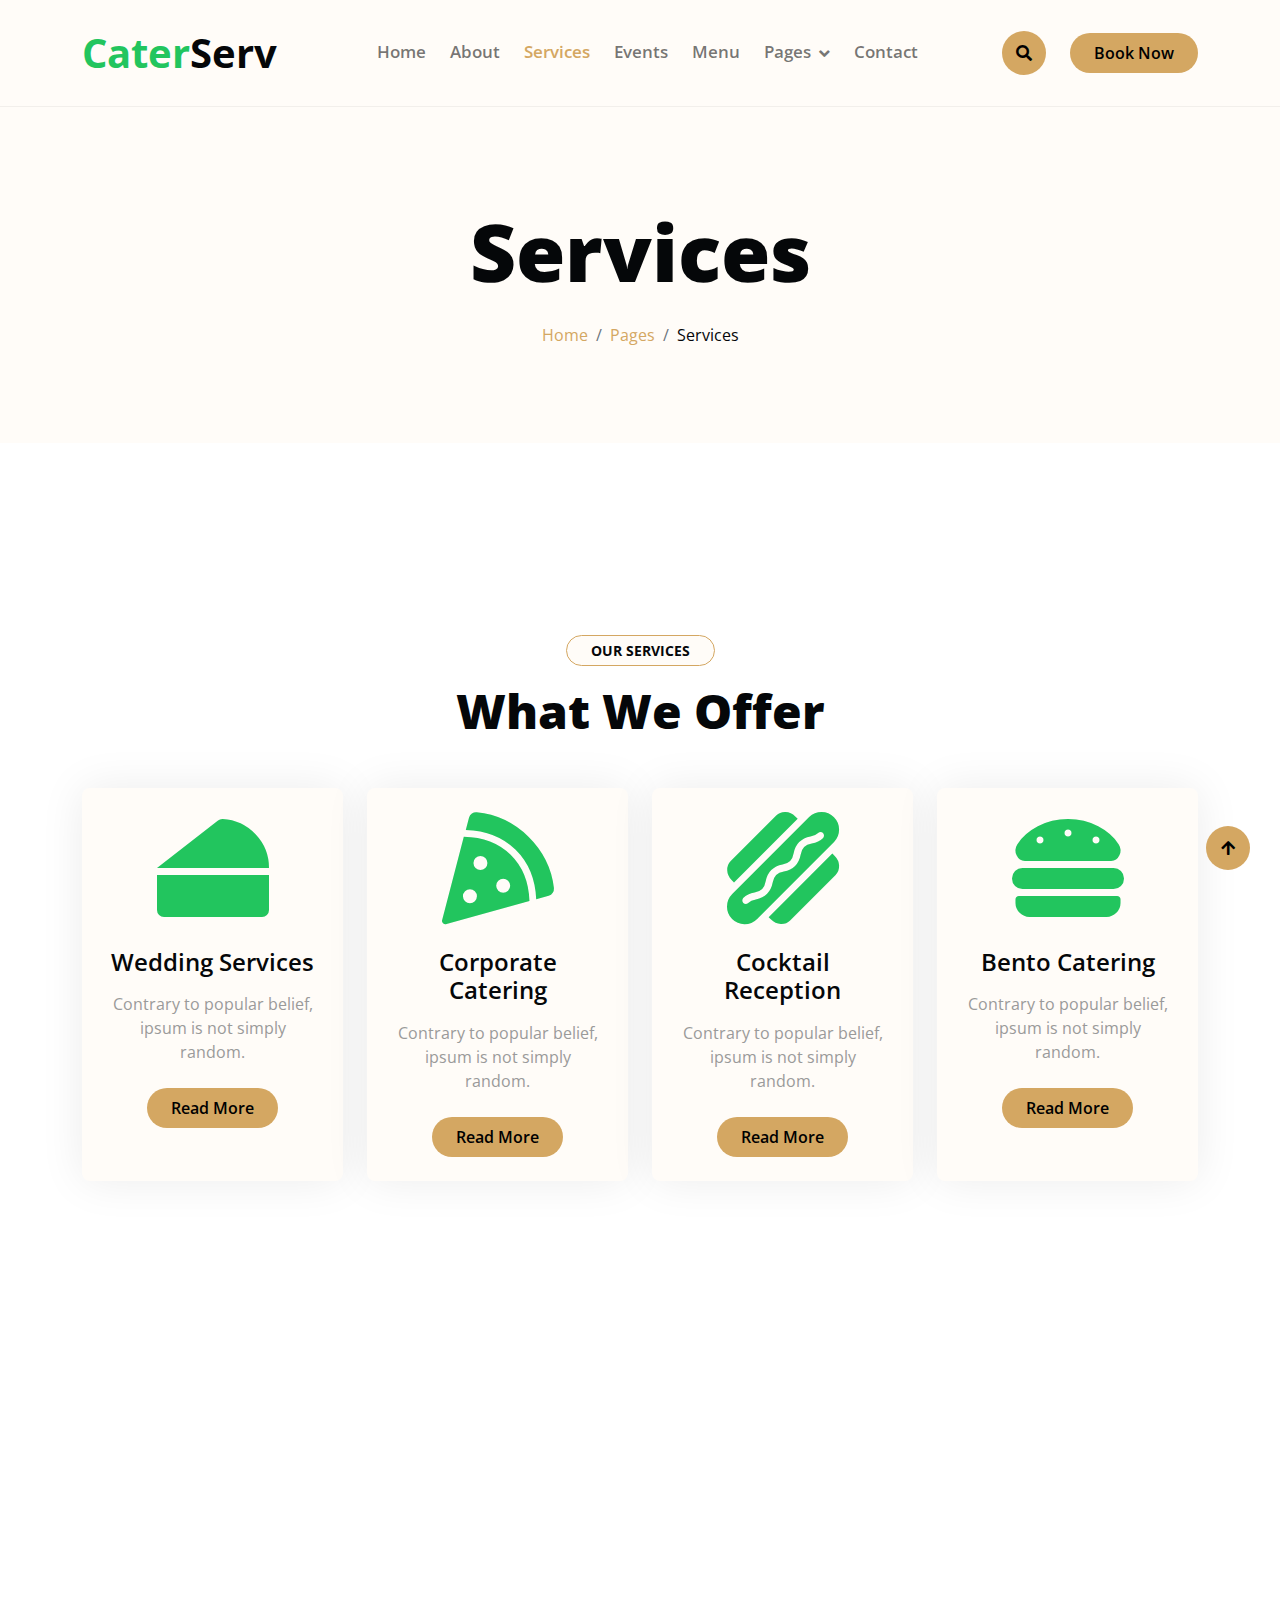
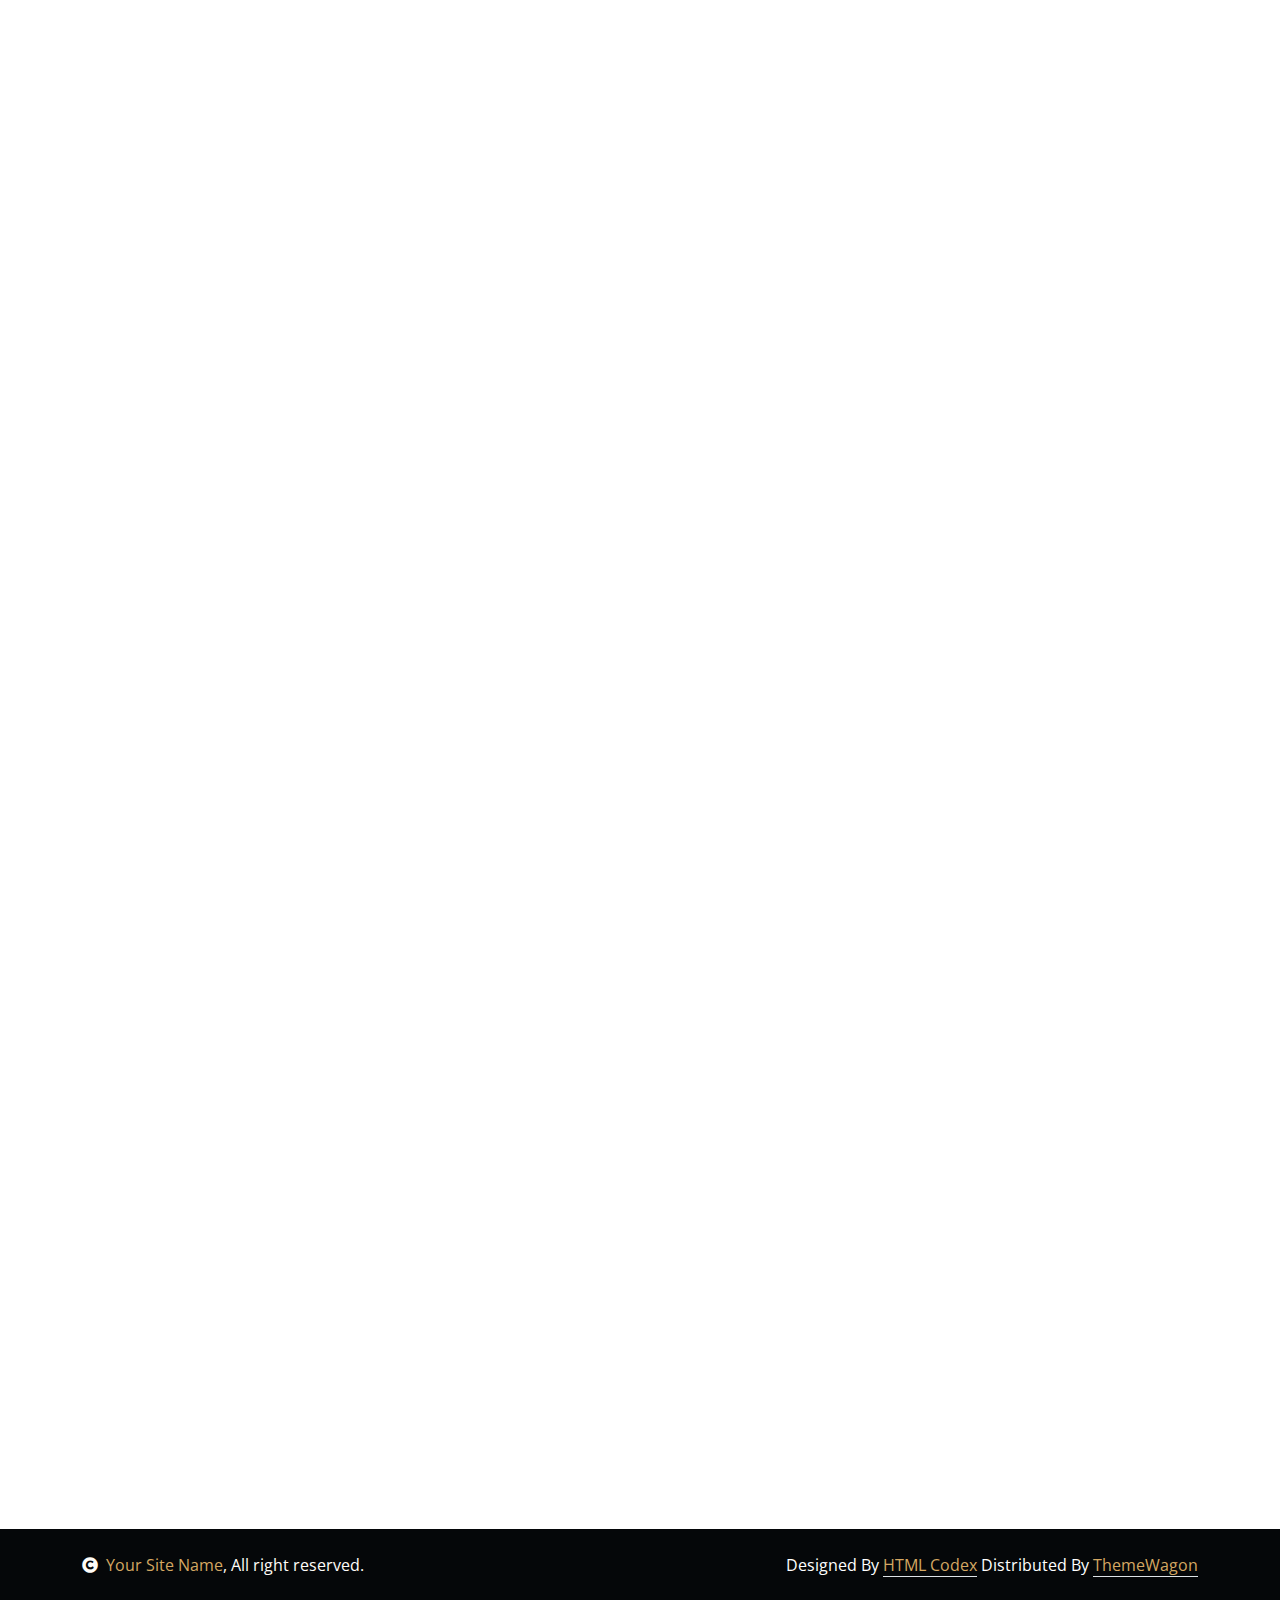
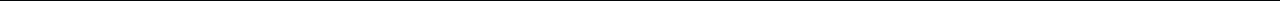
<file: service.html>
<!DOCTYPE html>
<html lang="en">

    <head>
        <meta charset="utf-8">
        <title>CaterServ - Catering Services Website Template</title>
        <meta content="width=device-width, initial-scale=1.0" name="viewport">
        <meta content="" name="keywords">
        <meta content="" name="description">

        <!-- Google Web Fonts -->
        <link rel="preconnect" href="https://fonts.googleapis.com">
        <link rel="preconnect" href="https://fonts.gstatic.com" crossorigin>
        <link href="https://fonts.googleapis.com/css2?family=Open+Sans:wght@400;600&family=Playball&display=swap" rel="stylesheet">

        <!-- Icon Font Stylesheet -->
        <link rel="stylesheet" href="https://use.fontawesome.com/releases/v5.15.4/css/all.css"/>
        <link href="https://cdn.jsdelivr.net/npm/bootstrap-icons@1.4.1/font/bootstrap-icons.css" rel="stylesheet">

        <!-- Libraries Stylesheet -->
        <link href="lib/animate/animate.min.css" rel="stylesheet">
        <link href="lib/lightbox/css/lightbox.min.css" rel="stylesheet">
        <link href="lib/owlcarousel/owl.carousel.min.css" rel="stylesheet">

        <!-- Customized Bootstrap Stylesheet -->
        <link href="css/bootstrap.min.css" rel="stylesheet">

        <!-- Template Stylesheet -->
        <link href="css/style.css" rel="stylesheet">
    </head>

    <body>

        <!-- Spinner Start -->
        <div id="spinner" class="show w-100 vh-100 bg-white position-fixed translate-middle top-50 start-50  d-flex align-items-center justify-content-center">
            <div class="spinner-grow text-primary" role="status"></div>
        </div>
        <!-- Spinner End -->


        <!-- Navbar start -->
        <div class="container-fluid nav-bar">
            <div class="container">
                <nav class="navbar navbar-light navbar-expand-lg py-4">
                    <a href="index.html" class="navbar-brand">
                        <h1 class="text-primary fw-bold mb-0">Cater<span class="text-dark">Serv</span> </h1>
                    </a>
                    <button class="navbar-toggler py-2 px-3" type="button" data-bs-toggle="collapse" data-bs-target="#navbarCollapse">
                        <span class="fa fa-bars text-primary"></span>
                    </button>
                    <div class="collapse navbar-collapse" id="navbarCollapse">
                        <div class="navbar-nav mx-auto">
                            <a href="index.html" class="nav-item nav-link">Home</a>
                            <a href="about.html" class="nav-item nav-link">About</a>
                            <a href="service.html" class="nav-item nav-link active">Services</a>
                            <a href="event.html" class="nav-item nav-link">Events</a>
                            <a href="menu.html" class="nav-item nav-link">Menu</a>
                            <div class="nav-item dropdown">
                                <a href="#" class="nav-link dropdown-toggle" data-bs-toggle="dropdown">Pages</a>
                                <div class="dropdown-menu bg-light">
                                    <a href="book.html" class="dropdown-item">Booking</a>
                                    <a href="blog.html" class="dropdown-item">Our Blog</a>
                                    <a href="team.html" class="dropdown-item">Our Team</a>
                                    <a href="testimonial.html" class="dropdown-item">Testimonial</a>
                                    <a href="404.html" class="dropdown-item">404 Page</a>
                                </div>
                            </div>
                            <a href="contact.html" class="nav-item nav-link">Contact</a>
                        </div>
                        <button class="btn-search btn btn-primary btn-md-square me-4 rounded-circle d-none d-lg-inline-flex" data-bs-toggle="modal" data-bs-target="#searchModal"><i class="fas fa-search"></i></button>
                        <a href="" class="btn btn-primary py-2 px-4 d-none d-xl-inline-block rounded-pill">Book Now</a>
                    </div>
                </nav>
            </div>
        </div>
        <!-- Navbar End -->


        <!-- Modal Search Start -->
        <div class="modal fade" id="searchModal" tabindex="-1" aria-labelledby="exampleModalLabel" aria-hidden="true">
            <div class="modal-dialog modal-fullscreen">
                <div class="modal-content rounded-0">
                    <div class="modal-header">
                        <h5 class="modal-title" id="exampleModalLabel">Search by keyword</h5>
                        <button type="button" class="btn-close" data-bs-dismiss="modal" aria-label="Close"></button>
                    </div>
                    <div class="modal-body d-flex align-items-center">
                        <div class="input-group w-75 mx-auto d-flex">
                            <input type="search" class="form-control bg-transparent p-3" placeholder="keywords" aria-describedby="search-icon-1">
                            <span id="search-icon-1" class="input-group-text p-3"><i class="fa fa-search"></i></span>
                        </div>
                    </div>
                </div>
            </div>
        </div>
        <!-- Modal Search End -->


        <!-- Hero Start -->
        <div class="container-fluid bg-light py-6 my-6 mt-0">
            <div class="container text-center animated bounceInDown">
                <h1 class="display-1 mb-4">Services</h1>
                <ol class="breadcrumb justify-content-center mb-0 animated bounceInDown">
                    <li class="breadcrumb-item"><a href="#">Home</a></li>
                    <li class="breadcrumb-item"><a href="#">Pages</a></li>
                    <li class="breadcrumb-item text-dark" aria-current="page">Services</li>
                </ol>
            </div>
        </div>
        <!-- Hero End -->


        <!-- Service Start -->
        <div class="container-fluid service py-6">
            <div class="container">
                <div class="text-center wow bounceInUp" data-wow-delay="0.1s">
                    <small class="d-inline-block fw-bold text-dark text-uppercase bg-light border border-primary rounded-pill px-4 py-1 mb-3">Our Services</small>
                    <h1 class="display-5 mb-5">What We Offer</h1>
                </div>
                <div class="row g-4">
                    <div class="col-lg-3 col-md-6 col-sm-12 wow bounceInUp" data-wow-delay="0.1s">
                        <div class="bg-light rounded service-item">
                            <div class="service-content d-flex align-items-center justify-content-center p-4">
                                <div class="service-content-icon text-center">
                                    <i class="fas fa-cheese fa-7x text-primary mb-4"></i>
                                    <h4 class="mb-3">Wedding Services</h4>
                                    <p class="mb-4">Contrary to popular belief, ipsum is not simply random.</p>
                                    <a href="#" class="btn btn-primary px-4 py-2 rounded-pill">Read More</a>
                                </div>
                            </div>
                        </div>
                    </div>
                    <div class="col-lg-3 col-md-6 col-sm-12 wow bounceInUp" data-wow-delay="0.3s">
                        <div class="bg-light rounded service-item">
                            <div class="service-content d-flex align-items-center justify-content-center p-4">
                                <div class="service-content-icon text-center">
                                    <i class="fas fa-pizza-slice fa-7x text-primary mb-4"></i>
                                    <h4 class="mb-3">Corporate Catering</h4>
                                    <p class="mb-4">Contrary to popular belief, ipsum is not simply random.</p>
                                    <a href="#" class="btn btn-primary px-4 py-2 rounded-pill">Read More</a>
                                </div>
                            </div>
                        </div>
                    </div>
                    <div class="col-lg-3 col-md-6 col-sm-12 wow bounceInUp" data-wow-delay="0.5s">
                        <div class="bg-light rounded service-item">
                            <div class="service-content d-flex align-items-center justify-content-center p-4">
                                <div class="service-content-icon text-center">
                                    <i class="fas fa-hotdog fa-7x text-primary mb-4"></i>
                                    <h4 class="mb-3">Cocktail Reception</h4>
                                    <p class="mb-4">Contrary to popular belief, ipsum is not simply random.</p>
                                    <a href="#" class="btn btn-primary px-4 py-2 rounded-pill">Read More</a>
                                </div>
                            </div>
                        </div>
                    </div>
                    <div class="col-lg-3 col-md-6 col-sm-12 wow bounceInUp" data-wow-delay="0.7s">
                        <div class="bg-light rounded service-item">
                            <div class="service-content d-flex align-items-center justify-content-center p-4">
                                <div class="service-content-icon text-center">
                                    <i class="fas fa-hamburger fa-7x text-primary mb-4"></i>
                                    <h4 class="mb-3">Bento Catering</h4>
                                    <p class="mb-4">Contrary to popular belief, ipsum is not simply random.</p>
                                    <a href="#" class="btn btn-primary px-4 py-2 rounded-pill">Read More</a>
                                </div>
                            </div>
                        </div>
                    </div>
                    <div class="col-lg-3 col-md-6 col-sm-12 wow bounceInUp" data-wow-delay="0.1s">
                        <div class="bg-light rounded service-item">
                            <div class="service-content d-flex align-items-center justify-content-center p-4">
                                <div class="service-content-icon text-center">
                                    <i class="fas fa-wine-glass-alt fa-7x text-primary mb-4"></i>
                                    <h4 class="mb-3">Pub Party</h4>
                                    <p class="mb-4">Contrary to popular belief, ipsum is not simply random.</p>
                                    <a href="#" class="btn btn-primary px-4 py-2 rounded-pill">Read More</a>
                                </div>
                            </div>
                        </div>
                    </div>
                    <div class="col-lg-3 col-md-6 col-sm-12 wow bounceInUp" data-wow-delay="0.3s">
                        <div class="bg-light rounded service-item">
                            <div class="service-content d-flex align-items-center justify-content-center p-4">
                                <div class="service-content-icon text-center">
                                    <i class="fas fa-walking fa-7x text-primary mb-4"></i>
                                    <h4 class="mb-3">Home Delivery</h4>
                                    <p class="mb-4">Contrary to popular belief, ipsum is not simply random.</p>
                                    <a href="#" class="btn btn-primary px-4 py-2 rounded-pill">Read More</a>
                                </div>
                            </div>
                        </div>
                    </div>
                    <div class="col-lg-3 col-md-6 col-sm-12 wow bounceInUp" data-wow-delay="0.5s">
                        <div class="bg-light rounded service-item">
                            <div class="service-content d-flex align-items-center justify-content-center p-4">
                                <div class="service-content-icon text-center">
                                    <i class="fas fa-wheelchair fa-7x text-primary mb-4"></i>
                                    <h4 class="mb-3">Sit-down Catering</h4>
                                    <p class="mb-4">Contrary to popular belief, ipsum is not simply random.</p>
                                    <a href="#" class="btn btn-primary px-4 py-2 rounded-pill">Read More</a>
                                </div>
                            </div>
                        </div>
                    </div>
                    <div class="col-lg-3 col-md-6 col-sm-12 wow bounceInUp" data-wow-delay="0.7s">
                        <div class="bg-light rounded service-item">
                            <div class="service-content d-flex align-items-center justify-content-center p-4">
                                <div class="service-content-icon text-center">
                                    <i class="fas fa-utensils fa-7x text-primary mb-4"></i>
                                    <h4 class="mb-3">Buffet Catering</h4>
                                    <p class="mb-4">Contrary to popular belief, ipsum is not simply random.</p>
                                    <a href="#" class="btn btn-primary px-4 py-2 rounded-pill">Read More</a>
                                </div>
                            </div>
                        </div>
                    </div>
                </div>
            </div>
        </div>
        <!-- Service End -->


        <!-- Testimonial Start -->
        <div class="container-fluid py-6">
            <div class="container">
                <div class="text-center wow bounceInUp" data-wow-delay="0.1s">
                    <small class="d-inline-block fw-bold text-dark text-uppercase bg-light border border-primary rounded-pill px-4 py-1 mb-3">Testimonial</small>
                    <h1 class="display-5 mb-5">What Our Customers says!</h1>
                </div>
                <div class="owl-carousel owl-theme testimonial-carousel testimonial-carousel-1 mb-4 wow bounceInUp" data-wow-delay="0.1s">
                    <div class="testimonial-item rounded bg-light">
                        <div class="d-flex mb-3">
                            <img src="img/testimonial-1.jpg" class="img-fluid rounded-circle flex-shrink-0" alt="">
                            <div class="position-absolute" style="top: 15px; right: 20px;">
                                <i class="fa fa-quote-right fa-2x"></i>
                            </div>
                            <div class="ps-3 my-auto">
                                <h4 class="mb-0">Person Name</h4>
                                <p class="m-0">Profession</p>
                            </div>
                        </div>
                        <div class="testimonial-content">
                            <div class="d-flex">
                                <i class="fas fa-star text-primary"></i>
                                <i class="fas fa-star text-primary"></i>
                                <i class="fas fa-star text-primary"></i>
                                <i class="fas fa-star text-primary"></i>
                                <i class="fas fa-star text-primary"></i>
                            </div>
                            <p class="fs-5 m-0 pt-3">Lorem ipsum dolor sit amet elit, sed do eiusmod tempor ut labore et dolore magna aliqua.</p>
                        </div>
                    </div>
                    <div class="testimonial-item rounded bg-light">
                        <div class="d-flex mb-3">
                            <img src="img/testimonial-2.jpg" class="img-fluid rounded-circle flex-shrink-0" alt="">
                            <div class="position-absolute" style="top: 15px; right: 20px;">
                                <i class="fa fa-quote-right fa-2x"></i>
                            </div>
                            <div class="ps-3 my-auto">
                                <h4 class="mb-0">Person Name</h4>
                                <p class="m-0">Profession</p>
                            </div>
                        </div>
                        <div class="testimonial-content">
                            <div class="d-flex">
                                <i class="fas fa-star text-primary"></i>
                                <i class="fas fa-star text-primary"></i>
                                <i class="fas fa-star text-primary"></i>
                                <i class="fas fa-star text-primary"></i>
                                <i class="fas fa-star text-primary"></i>
                            </div>
                            <p class="fs-5 m-0 pt-3">Lorem ipsum dolor sit amet elit, sed do eiusmod tempor ut labore et dolore magna aliqua.</p>
                        </div>
                    </div>
                    <div class="testimonial-item rounded bg-light">
                        <div class="d-flex mb-3">
                            <img src="img/testimonial-3.jpg" class="img-fluid rounded-circle flex-shrink-0" alt="">
                            <div class="position-absolute" style="top: 15px; right: 20px;">
                                <i class="fa fa-quote-right fa-2x"></i>
                            </div>
                            <div class="ps-3 my-auto">
                                <h4 class="mb-0">Person Name</h4>
                                <p class="m-0">Profession</p>
                            </div>
                        </div>
                        <div class="testimonial-content">
                            <div class="d-flex">
                                <i class="fas fa-star text-primary"></i>
                                <i class="fas fa-star text-primary"></i>
                                <i class="fas fa-star text-primary"></i>
                                <i class="fas fa-star text-primary"></i>
                                <i class="fas fa-star text-primary"></i>
                            </div>
                            <p class="fs-5 m-0 pt-3">Lorem ipsum dolor sit amet elit, sed do eiusmod tempor ut labore et dolore magna aliqua.</p>
                        </div>
                    </div>
                    <div class="testimonial-item rounded bg-light">
                        <div class="d-flex mb-3">
                            <img src="img/testimonial-4.jpg" class="img-fluid rounded-circle flex-shrink-0" alt="">
                            <div class="position-absolute" style="top: 15px; right: 20px;">
                                <i class="fa fa-quote-right fa-2x"></i>
                            </div>
                            <div class="ps-3 my-auto">
                                <h4 class="mb-0">Person Name</h4>
                                <p class="m-0">Profession</p>
                            </div>
                        </div>
                        <div class="testimonial-content">
                            <div class="d-flex">
                                <i class="fas fa-star text-primary"></i>
                                <i class="fas fa-star text-primary"></i>
                                <i class="fas fa-star text-primary"></i>
                                <i class="fas fa-star text-primary"></i>
                                <i class="fas fa-star text-primary"></i>
                            </div>
                            <p class="fs-5 m-0 pt-3">Lorem ipsum dolor sit amet elit, sed do eiusmod tempor ut labore et dolore magna aliqua.</p>
                        </div>
                    </div>
                </div>
                <div class="owl-carousel testimonial-carousel testimonial-carousel-2 wow bounceInUp" data-wow-delay="0.3s">
                    <div class="testimonial-item rounded bg-light">
                        <div class="d-flex mb-3">
                            <img src="img/testimonial-1.jpg" class="img-fluid rounded-circle flex-shrink-0" alt="">
                            <div class="position-absolute" style="top: 15px; right: 20px;">
                                <i class="fa fa-quote-right fa-2x"></i>
                            </div>
                            <div class="ps-3 my-auto">
                                <h4 class="mb-0">Person Name</h4>
                                <p class="m-0">Profession</p>
                            </div>
                        </div>
                        <div class="testimonial-content">
                            <div class="d-flex">
                                <i class="fas fa-star text-primary"></i>
                                <i class="fas fa-star text-primary"></i>
                                <i class="fas fa-star text-primary"></i>
                                <i class="fas fa-star text-primary"></i>
                                <i class="fas fa-star text-primary"></i>
                            </div>
                            <p class="fs-5 m-0 pt-3">Lorem ipsum dolor sit amet elit, sed do eiusmod tempor ut labore et dolore magna aliqua.</p>
                        </div>
                    </div>
                    <div class="testimonial-item rounded bg-light">
                        <div class="d-flex mb-3">
                            <img src="img/testimonial-2.jpg" class="img-fluid rounded-circle flex-shrink-0" alt="">
                            <div class="position-absolute" style="top: 15px; right: 20px;">
                                <i class="fa fa-quote-right fa-2x"></i>
                            </div>
                            <div class="ps-3 my-auto">
                                <h4 class="mb-0">Person Name</h4>
                                <p class="m-0">Profession</p>
                            </div>
                        </div>
                        <div class="testimonial-content">
                            <div class="d-flex">
                                <i class="fas fa-star text-primary"></i>
                                <i class="fas fa-star text-primary"></i>
                                <i class="fas fa-star text-primary"></i>
                                <i class="fas fa-star text-primary"></i>
                                <i class="fas fa-star text-primary"></i>
                            </div>
                            <p class="fs-5 m-0 pt-3">Lorem ipsum dolor sit amet elit, sed do eiusmod tempor ut labore et dolore magna aliqua.</p>
                        </div>
                    </div>
                    <div class="testimonial-item rounded bg-light">
                        <div class="d-flex mb-3">
                            <img src="img/testimonial-3.jpg" class="img-fluid rounded-circle flex-shrink-0" alt="">
                            <div class="position-absolute" style="top: 15px; right: 20px;">
                                <i class="fa fa-quote-right fa-2x"></i>
                            </div>
                            <div class="ps-3 my-auto">
                                <h4 class="mb-0">Person Name</h4>
                                <p class="m-0">Profession</p>
                            </div>
                        </div>
                        <div class="testimonial-content">
                            <div class="d-flex">
                                <i class="fas fa-star text-primary"></i>
                                <i class="fas fa-star text-primary"></i>
                                <i class="fas fa-star text-primary"></i>
                                <i class="fas fa-star text-primary"></i>
                                <i class="fas fa-star text-primary"></i>
                            </div>
                            <p class="fs-5 m-0 pt-3">Lorem ipsum dolor sit amet elit, sed do eiusmod tempor ut labore et dolore magna aliqua.</p>
                        </div>
                    </div>
                    <div class="testimonial-item rounded bg-light">
                        <div class="d-flex mb-3">
                            <img src="img/testimonial-4.jpg" class="img-fluid rounded-circle flex-shrink-0" alt="">
                            <div class="position-absolute" style="top: 15px; right: 20px;">
                                <i class="fa fa-quote-right fa-2x"></i>
                            </div>
                            <div class="ps-3 my-auto">
                                <h4 class="mb-0">Person Name</h4>
                                <p class="m-0">Profession</p>
                            </div>
                        </div>
                        <div class="testimonial-content">
                            <div class="d-flex">
                                <i class="fas fa-star text-primary"></i>
                                <i class="fas fa-star text-primary"></i>
                                <i class="fas fa-star text-primary"></i>
                                <i class="fas fa-star text-primary"></i>
                                <i class="fas fa-star text-primary"></i>
                            </div>
                            <p class="fs-5 m-0 pt-3">Lorem ipsum dolor sit amet elit, sed do eiusmod tempor ut labore et dolore magna aliqua.</p>
                        </div>
                    </div>
                </div>
            </div>
        </div>
        <!-- Testimonial End -->


        <!-- Footer Start -->
        <div class="container-fluid footer py-6 my-6 mb-0 bg-light wow bounceInUp" data-wow-delay="0.1s">
            <div class="container">
                <div class="row">
                    <div class="col-lg-3 col-md-6">
                        <div class="footer-item">
                            <h1 class="text-primary">Cater<span class="text-dark">Serv</span></h1>
                            <p class="lh-lg mb-4">There cursus massa at urnaaculis estieSed aliquamellus vitae ultrs condmentum leo massamollis its estiegittis miristum.</p>
                            <div class="footer-icon d-flex">
                                <a class="btn btn-primary btn-sm-square me-2 rounded-circle" href=""><i class="fab fa-facebook-f"></i></a>
                                <a class="btn btn-primary btn-sm-square me-2 rounded-circle" href=""><i class="fab fa-twitter"></i></a>
                                <a href="#" class="btn btn-primary btn-sm-square me-2 rounded-circle"><i class="fab fa-instagram"></i></a>
                                <a href="#" class="btn btn-primary btn-sm-square rounded-circle"><i class="fab fa-linkedin-in"></i></a>
                            </div>
                        </div>
                    </div>
                    <div class="col-lg-3 col-md-6">
                        <div class="footer-item">
                            <h4 class="mb-4">Special Facilities</h4>
                            <div class="d-flex flex-column align-items-start">
                                <a class="text-body mb-3" href=""><i class="fa fa-check text-primary me-2"></i>Cheese Burger</a>
                                <a class="text-body mb-3" href=""><i class="fa fa-check text-primary me-2"></i>Sandwich</a>
                                <a class="text-body mb-3" href=""><i class="fa fa-check text-primary me-2"></i>Panner Burger</a>
                                <a class="text-body mb-3" href=""><i class="fa fa-check text-primary me-2"></i>Special Sweets</a>
                            </div>
                        </div>
                    </div>
                    <div class="col-lg-3 col-md-6">
                        <div class="footer-item">
                            <h4 class="mb-4">Contact Us</h4>
                            <div class="d-flex flex-column align-items-start">
                                <p><i class="fa fa-map-marker-alt text-primary me-2"></i> 123 Street, New York, USA</p>
                                <p><i class="fa fa-phone-alt text-primary me-2"></i> (+012) 3456 7890 123</p>
                                <p><i class="fas fa-envelope text-primary me-2"></i> info@example.com</p>
                                <p><i class="fa fa-clock text-primary me-2"></i> 26/7 Hours Service</p>
                            </div>
                        </div>
                    </div>
                    <div class="col-lg-3 col-md-6">
                        <div class="footer-item">
                            <h4 class="mb-4">Social Gallery</h4>
                            <div class="row g-2">
                                <div class="col-4">
                                     <img src="img/menu-01.jpg" class="img-fluid rounded-circle border border-primary p-2" alt="">
                                </div>
                                <div class="col-4">
                                     <img src="img/menu-02.jpg" class="img-fluid rounded-circle border border-primary p-2" alt="">
                                </div>
                                <div class="col-4">
                                     <img src="img/menu-03.jpg" class="img-fluid rounded-circle border border-primary p-2" alt="">
                                </div>
                                <div class="col-4">
                                     <img src="img/menu-04.jpg" class="img-fluid rounded-circle border border-primary p-2" alt="">
                                </div>
                                <div class="col-4">
                                     <img src="img/menu-05.jpg" class="img-fluid rounded-circle border border-primary p-2" alt="">
                                </div>
                                <div class="col-4">
                                     <img src="img/menu-06.jpg" class="img-fluid rounded-circle border border-primary p-2" alt="">
                                </div>
                            </div>
                        </div>
                    </div>
                </div>
            </div>
        </div>
        <!-- Footer End -->


        <!-- Copyright Start -->
        <div class="container-fluid copyright bg-dark py-4">
            <div class="container">
                <div class="row">
                    <div class="col-md-6 text-center text-md-start mb-3 mb-md-0">
                        <span class="text-light"><a href="#"><i class="fas fa-copyright text-light me-2"></i>Your Site Name</a>, All right reserved.</span>
                    </div>
                    <div class="col-md-6 my-auto text-center text-md-end text-white">
                        <!--/*** This template is free as long as you keep the below author’s credit link/attribution link/backlink. ***/-->
                        <!--/*** If you'd like to use the template without the below author’s credit link/attribution link/backlink, ***/-->
                        <!--/*** you can purchase the Credit Removal License from "https://htmlcodex.com/credit-removal". ***/-->
                        Designed By <a class="border-bottom" href="https://htmlcodex.com">HTML Codex</a> Distributed By <a class="border-bottom" href="https://themewagon.com">ThemeWagon</a>
                    </div>
                </div>
            </div>
        </div>
        <!-- Copyright End -->


        <!-- Back to Top -->
        <a href="#" class="btn btn-md-square btn-primary rounded-circle back-to-top"><i class="fa fa-arrow-up"></i></a>   

        
    <!-- JavaScript Libraries -->
    <script src="https://ajax.googleapis.com/ajax/libs/jquery/1.12.4/jquery.min.js"></script>
    <script src="https://cdn.jsdelivr.net/npm/bootstrap@5.0.0/dist/js/bootstrap.bundle.min.js"></script>
    <script src="lib/wow/wow.min.js"></script>
    <script src="lib/easing/easing.min.js"></script>
    <script src="lib/waypoints/waypoints.min.js"></script>
    <script src="lib/counterup/counterup.min.js"></script>
    <script src="lib/lightbox/js/lightbox.min.js"></script>
    <script src="lib/owlcarousel/owl.carousel.min.js"></script>

    <!-- Template Javascript -->
    <script src="js/main.js"></script>
    </body>

</html>
</file>
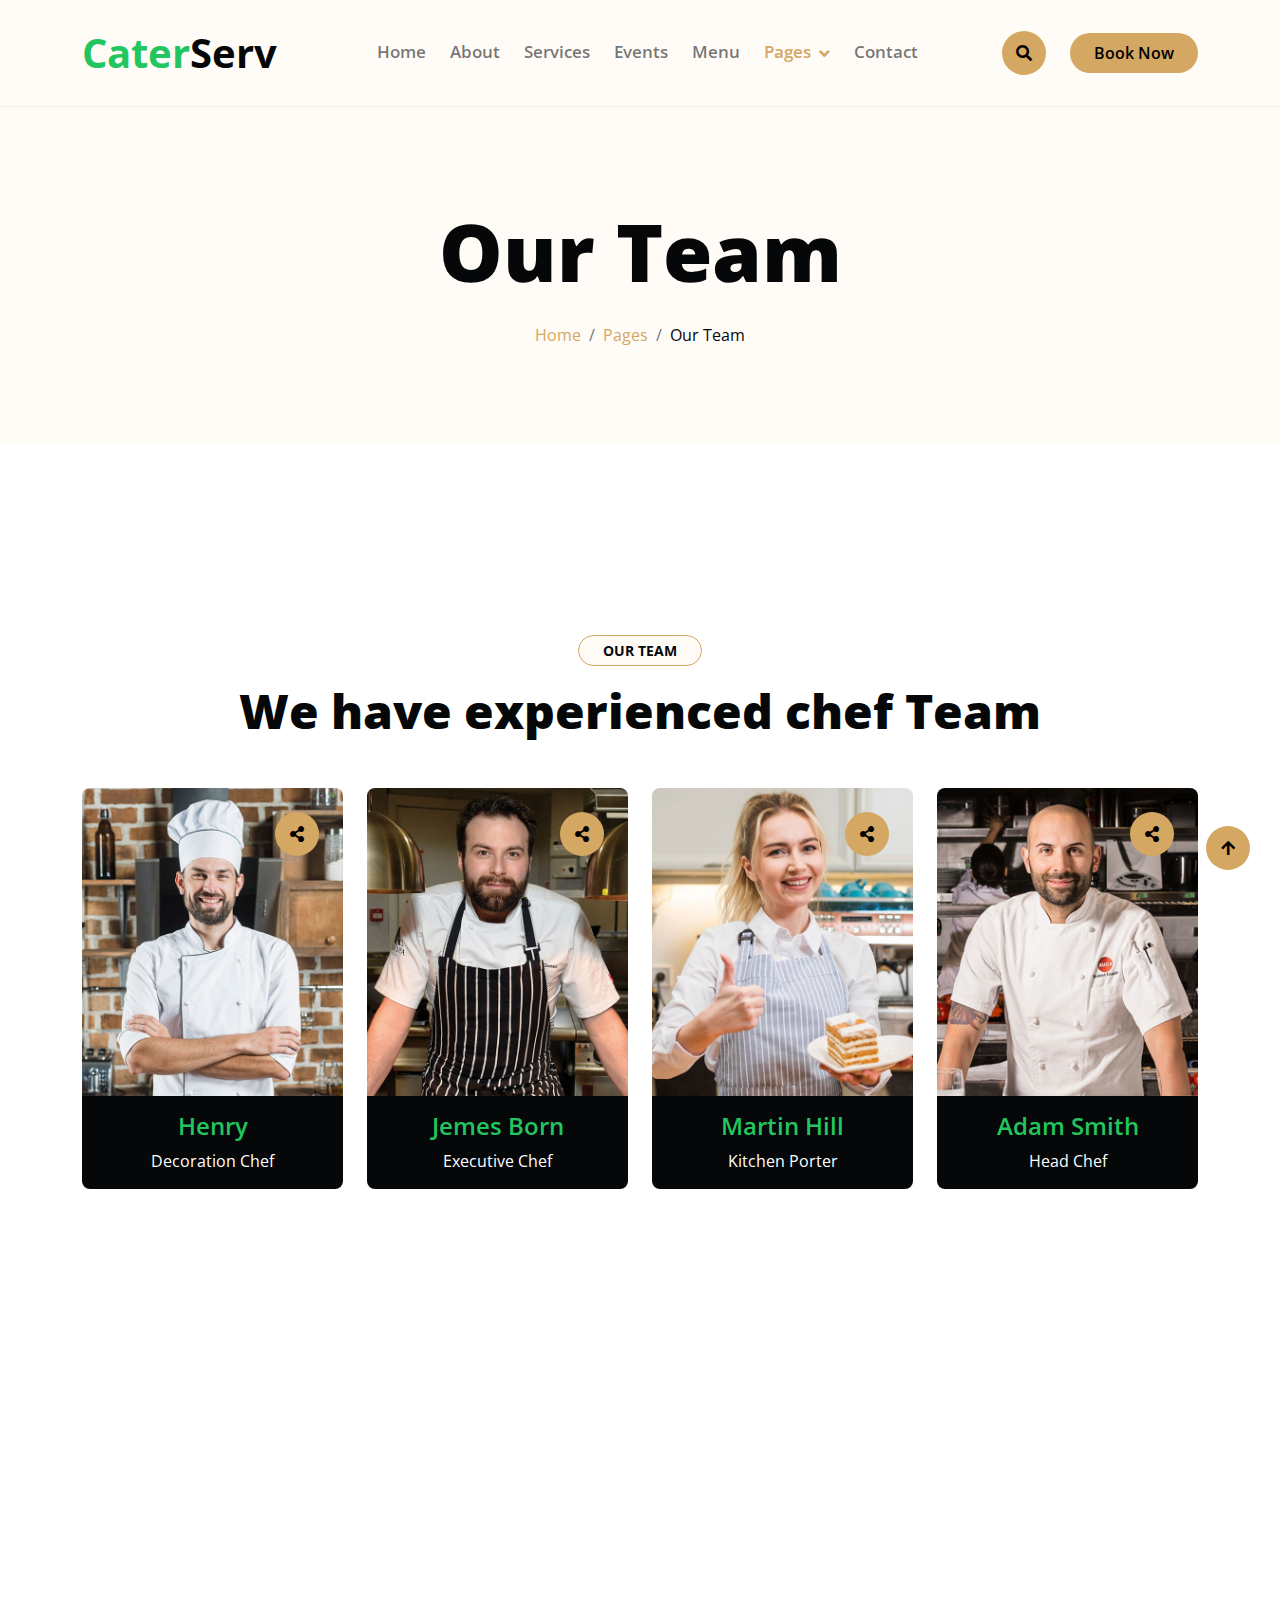
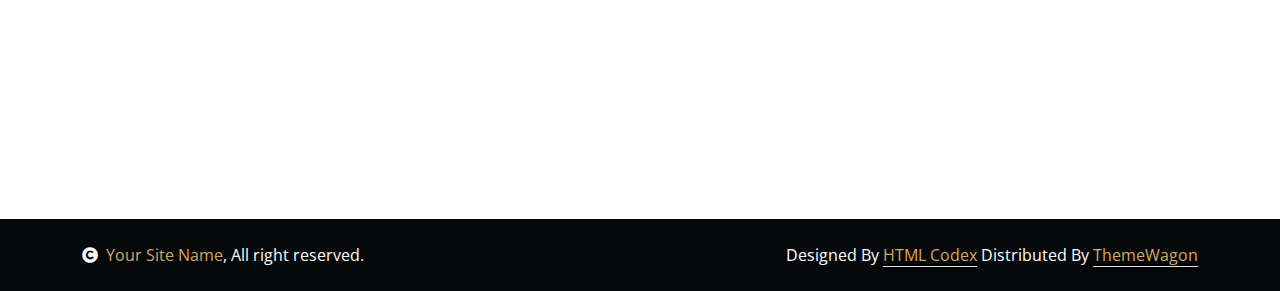
<file: team.html>
<!DOCTYPE html>
<html lang="en">

    <head>
        <meta charset="utf-8">
        <title>CaterServ - Catering Services Website Template</title>
        <meta content="width=device-width, initial-scale=1.0" name="viewport">
        <meta content="" name="keywords">
        <meta content="" name="description">

        <!-- Google Web Fonts -->
        <link rel="preconnect" href="https://fonts.googleapis.com">
        <link rel="preconnect" href="https://fonts.gstatic.com" crossorigin>
        <link href="https://fonts.googleapis.com/css2?family=Open+Sans:wght@400;600&family=Playball&display=swap" rel="stylesheet">

        <!-- Icon Font Stylesheet -->
        <link rel="stylesheet" href="https://use.fontawesome.com/releases/v5.15.4/css/all.css"/>
        <link href="https://cdn.jsdelivr.net/npm/bootstrap-icons@1.4.1/font/bootstrap-icons.css" rel="stylesheet">

        <!-- Libraries Stylesheet -->
        <link href="lib/animate/animate.min.css" rel="stylesheet">
        <link href="lib/lightbox/css/lightbox.min.css" rel="stylesheet">
        <link href="lib/owlcarousel/owl.carousel.min.css" rel="stylesheet">

        <!-- Customized Bootstrap Stylesheet -->
        <link href="css/bootstrap.min.css" rel="stylesheet">

        <!-- Template Stylesheet -->
        <link href="css/style.css" rel="stylesheet">
    </head>

    <body>

        <!-- Spinner Start -->
        <div id="spinner" class="show w-100 vh-100 bg-white position-fixed translate-middle top-50 start-50  d-flex align-items-center justify-content-center">
            <div class="spinner-grow text-primary" role="status"></div>
        </div>
        <!-- Spinner End -->


        <!-- Navbar start -->
        <div class="container-fluid nav-bar">
            <div class="container">
                <nav class="navbar navbar-light navbar-expand-lg py-4">
                    <a href="index.html" class="navbar-brand">
                        <h1 class="text-primary fw-bold mb-0">Cater<span class="text-dark">Serv</span> </h1>
                    </a>
                    <button class="navbar-toggler py-2 px-3" type="button" data-bs-toggle="collapse" data-bs-target="#navbarCollapse">
                        <span class="fa fa-bars text-primary"></span>
                    </button>
                    <div class="collapse navbar-collapse" id="navbarCollapse">
                        <div class="navbar-nav mx-auto">
                            <a href="index.html" class="nav-item nav-link">Home</a>
                            <a href="about.html" class="nav-item nav-link">About</a>
                            <a href="service.html" class="nav-item nav-link">Services</a>
                            <a href="event.html" class="nav-item nav-link">Events</a>
                            <a href="menu.html" class="nav-item nav-link">Menu</a>
                            <div class="nav-item dropdown">
                                <a href="#" class="nav-link dropdown-toggle active" data-bs-toggle="dropdown">Pages</a>
                                <div class="dropdown-menu bg-light">
                                    <a href="book.html" class="dropdown-item">Booking</a>
                                    <a href="blog.html" class="dropdown-item">Our Blog</a>
                                    <a href="team.html" class="dropdown-item active">Our Team</a>
                                    <a href="testimonial.html" class="dropdown-item">Testimonial</a>
                                    <a href="404.html" class="dropdown-item">404 Page</a>
                                </div>
                            </div>
                            <a href="contact.html" class="nav-item nav-link">Contact</a>
                        </div>
                        <button class="btn-search btn btn-primary btn-md-square me-4 rounded-circle d-none d-lg-inline-flex" data-bs-toggle="modal" data-bs-target="#searchModal"><i class="fas fa-search"></i></button>
                        <a href="" class="btn btn-primary py-2 px-4 d-none d-xl-inline-block rounded-pill">Book Now</a>
                    </div>
                </nav>
            </div>
        </div>
        <!-- Navbar End -->


        <!-- Modal Search Start -->
        <div class="modal fade" id="searchModal" tabindex="-1" aria-labelledby="exampleModalLabel" aria-hidden="true">
            <div class="modal-dialog modal-fullscreen">
                <div class="modal-content rounded-0">
                    <div class="modal-header">
                        <h5 class="modal-title" id="exampleModalLabel">Search by keyword</h5>
                        <button type="button" class="btn-close" data-bs-dismiss="modal" aria-label="Close"></button>
                    </div>
                    <div class="modal-body d-flex align-items-center">
                        <div class="input-group w-75 mx-auto d-flex">
                            <input type="search" class="form-control bg-transparent p-3" placeholder="keywords" aria-describedby="search-icon-1">
                            <span id="search-icon-1" class="input-group-text p-3"><i class="fa fa-search"></i></span>
                        </div>
                    </div>
                </div>
            </div>
        </div>
        <!-- Modal Search End -->


        <!-- Hero Start -->
        <div class="container-fluid bg-light py-6 my-6 mt-0">
            <div class="container text-center animated bounceInDown">
                <h1 class="display-1 mb-4">Our Team</h1>
                <ol class="breadcrumb justify-content-center mb-0 animated bounceInDown">
                    <li class="breadcrumb-item"><a href="#">Home</a></li>
                    <li class="breadcrumb-item"><a href="#">Pages</a></li>
                    <li class="breadcrumb-item text-dark" aria-current="page">Our Team</li>
                </ol>
            </div>
        </div>
        <!-- Hero End -->


        <!-- Team Start -->
        <div class="container-fluid team py-6">
            <div class="container">
                <div class="text-center wow bounceInUp" data-wow-delay="0.1s">
                    <small class="d-inline-block fw-bold text-dark text-uppercase bg-light border border-primary rounded-pill px-4 py-1 mb-3">Our Team</small>
                    <h1 class="display-5 mb-5">We have experienced chef Team</h1>
                </div>
                <div class="row g-4">
                    <div class="col-lg-3 col-md-6 wow bounceInUp" data-wow-delay="0.1s">
                        <div class="team-item rounded">
                            <img class="img-fluid rounded-top " src="img/team-1.jpg" alt="">
                            <div class="team-content text-center py-3 bg-dark rounded-bottom">
                                <h4 class="text-primary">Henry</h4>
                                <p class="text-white mb-0">Decoration Chef</p>
                            </div>
                            <div class="team-icon d-flex flex-column justify-content-center m-4">
                                <a class="share btn btn-primary btn-md-square rounded-circle mb-2" href=""><i class="fas fa-share-alt"></i></a>
                                <a class="share-link btn btn-primary btn-md-square rounded-circle mb-2" href=""><i class="fab fa-facebook-f"></i></a>
                                <a class="share-link btn btn-primary btn-md-square rounded-circle mb-2" href=""><i class="fab fa-twitter"></i></a>
                                <a class="share-link btn btn-primary btn-md-square rounded-circle mb-2" href=""><i class="fab fa-instagram"></i></a>
                            </div>
                        </div>
                    </div>
                    <div class="col-lg-3 col-md-6 wow bounceInUp" data-wow-delay="0.3s">
                        <div class="team-item rounded">
                            <img class="img-fluid rounded-top " src="img/team-2.jpg" alt="">
                            <div class="team-content text-center py-3 bg-dark rounded-bottom">
                                <h4 class="text-primary">Jemes Born</h4>
                                <p class="text-white mb-0">Executive Chef</p>
                            </div>
                            <div class="team-icon d-flex flex-column justify-content-center m-4">
                                <a class="share btn btn-primary btn-md-square rounded-circle mb-2" href=""><i class="fas fa-share-alt"></i></a>
                                <a class="share-link btn btn-primary btn-md-square rounded-circle mb-2" href=""><i class="fab fa-facebook-f"></i></a>
                                <a class="share-link btn btn-primary btn-md-square rounded-circle mb-2" href=""><i class="fab fa-twitter"></i></a>
                                <a class="share-link btn btn-primary btn-md-square rounded-circle mb-2" href=""><i class="fab fa-instagram"></i></a>
                            </div>
                        </div>
                    </div>
                    <div class="col-lg-3 col-md-6 wow bounceInUp" data-wow-delay="0.5s">
                        <div class="team-item rounded">
                            <img class="img-fluid rounded-top " src="img/team-3.jpg" alt="">
                            <div class="team-content text-center py-3 bg-dark rounded-bottom">
                                <h4 class="text-primary">Martin Hill</h4>
                                <p class="text-white mb-0">Kitchen Porter</p>
                            </div>
                            <div class="team-icon d-flex flex-column justify-content-center m-4">
                                <a class="share btn btn-primary btn-md-square rounded-circle mb-2" href=""><i class="fas fa-share-alt"></i></a>
                                <a class="share-link btn btn-primary btn-md-square rounded-circle mb-2" href=""><i class="fab fa-facebook-f"></i></a>
                                <a class="share-link btn btn-primary btn-md-square rounded-circle mb-2" href=""><i class="fab fa-twitter"></i></a>
                                <a class="share-link btn btn-primary btn-md-square rounded-circle mb-2" href=""><i class="fab fa-instagram"></i></a>
                            </div>
                        </div>
                    </div>
                    <div class="col-lg-3 col-md-6 wow bounceInUp" data-wow-delay="0.7s">
                        <div class="team-item rounded">
                            <img class="img-fluid rounded-top " src="img/team-4.jpg" alt="">
                            <div class="team-content text-center py-3 bg-dark rounded-bottom">
                                <h4 class="text-primary">Adam Smith</h4>
                                <p class="text-white mb-0">Head Chef</p>
                            </div>
                            <div class="team-icon d-flex flex-column justify-content-center m-4">
                                <a class="share btn btn-primary btn-md-square rounded-circle mb-2" href=""><i class="fas fa-share-alt"></i></a>
                                <a class="share-link btn btn-primary btn-md-square rounded-circle mb-2" href=""><i class="fab fa-facebook-f"></i></a>
                                <a class="share-link btn btn-primary btn-md-square rounded-circle mb-2" href=""><i class="fab fa-twitter"></i></a>
                                <a class="share-link btn btn-primary btn-md-square rounded-circle mb-2" href=""><i class="fab fa-instagram"></i></a>
                            </div>
                        </div>
                    </div>
                </div>
            </div>
        </div>
        <!-- Team End -->


        <!-- Footer Start -->
        <div class="container-fluid footer py-6 my-6 mb-0 bg-light wow bounceInUp" data-wow-delay="0.1s">
            <div class="container">
                <div class="row">
                    <div class="col-lg-3 col-md-6">
                        <div class="footer-item">
                            <h1 class="text-primary">Cater<span class="text-dark">Serv</span></h1>
                            <p class="lh-lg mb-4">There cursus massa at urnaaculis estieSed aliquamellus vitae ultrs condmentum leo massamollis its estiegittis miristum.</p>
                            <div class="footer-icon d-flex">
                                <a class="btn btn-primary btn-sm-square me-2 rounded-circle" href=""><i class="fab fa-facebook-f"></i></a>
                                <a class="btn btn-primary btn-sm-square me-2 rounded-circle" href=""><i class="fab fa-twitter"></i></a>
                                <a href="#" class="btn btn-primary btn-sm-square me-2 rounded-circle"><i class="fab fa-instagram"></i></a>
                                <a href="#" class="btn btn-primary btn-sm-square rounded-circle"><i class="fab fa-linkedin-in"></i></a>
                            </div>
                        </div>
                    </div>
                    <div class="col-lg-3 col-md-6">
                        <div class="footer-item">
                            <h4 class="mb-4">Special Facilities</h4>
                            <div class="d-flex flex-column align-items-start">
                                <a class="text-body mb-3" href=""><i class="fa fa-check text-primary me-2"></i>Cheese Burger</a>
                                <a class="text-body mb-3" href=""><i class="fa fa-check text-primary me-2"></i>Sandwich</a>
                                <a class="text-body mb-3" href=""><i class="fa fa-check text-primary me-2"></i>Panner Burger</a>
                                <a class="text-body mb-3" href=""><i class="fa fa-check text-primary me-2"></i>Special Sweets</a>
                            </div>
                        </div>
                    </div>
                    <div class="col-lg-3 col-md-6">
                        <div class="footer-item">
                            <h4 class="mb-4">Contact Us</h4>
                            <div class="d-flex flex-column align-items-start">
                                <p><i class="fa fa-map-marker-alt text-primary me-2"></i> 123 Street, New York, USA</p>
                                <p><i class="fa fa-phone-alt text-primary me-2"></i> (+012) 3456 7890 123</p>
                                <p><i class="fas fa-envelope text-primary me-2"></i> info@example.com</p>
                                <p><i class="fa fa-clock text-primary me-2"></i> 26/7 Hours Service</p>
                            </div>
                        </div>
                    </div>
                    <div class="col-lg-3 col-md-6">
                        <div class="footer-item">
                            <h4 class="mb-4">Social Gallery</h4>
                            <div class="row g-2">
                                <div class="col-4">
                                     <img src="img/menu-01.jpg" class="img-fluid rounded-circle border border-primary p-2" alt="">
                                </div>
                                <div class="col-4">
                                     <img src="img/menu-02.jpg" class="img-fluid rounded-circle border border-primary p-2" alt="">
                                </div>
                                <div class="col-4">
                                     <img src="img/menu-03.jpg" class="img-fluid rounded-circle border border-primary p-2" alt="">
                                </div>
                                <div class="col-4">
                                     <img src="img/menu-04.jpg" class="img-fluid rounded-circle border border-primary p-2" alt="">
                                </div>
                                <div class="col-4">
                                     <img src="img/menu-05.jpg" class="img-fluid rounded-circle border border-primary p-2" alt="">
                                </div>
                                <div class="col-4">
                                     <img src="img/menu-06.jpg" class="img-fluid rounded-circle border border-primary p-2" alt="">
                                </div>
                            </div>
                        </div>
                    </div>
                </div>
            </div>
        </div>
        <!-- Footer End -->


        <!-- Copyright Start -->
        <div class="container-fluid copyright bg-dark py-4">
            <div class="container">
                <div class="row">
                    <div class="col-md-6 text-center text-md-start mb-3 mb-md-0">
                        <span class="text-light"><a href="#"><i class="fas fa-copyright text-light me-2"></i>Your Site Name</a>, All right reserved.</span>
                    </div>
                    <div class="col-md-6 my-auto text-center text-md-end text-white">
                        <!--/*** This template is free as long as you keep the below author’s credit link/attribution link/backlink. ***/-->
                        <!--/*** If you'd like to use the template without the below author’s credit link/attribution link/backlink, ***/-->
                        <!--/*** you can purchase the Credit Removal License from "https://htmlcodex.com/credit-removal". ***/-->
                        Designed By <a class="border-bottom" href="https://htmlcodex.com">HTML Codex</a> Distributed By <a class="border-bottom" href="https://themewagon.com">ThemeWagon</a>
                    </div>
                </div>
            </div>
        </div>
        <!-- Copyright End -->


        <!-- Back to Top -->
        <a href="#" class="btn btn-md-square btn-primary rounded-circle back-to-top"><i class="fa fa-arrow-up"></i></a>   

        
    <!-- JavaScript Libraries -->
    <script src="https://ajax.googleapis.com/ajax/libs/jquery/1.12.4/jquery.min.js"></script>
    <script src="https://cdn.jsdelivr.net/npm/bootstrap@5.0.0/dist/js/bootstrap.bundle.min.js"></script>
    <script src="lib/wow/wow.min.js"></script>
    <script src="lib/easing/easing.min.js"></script>
    <script src="lib/waypoints/waypoints.min.js"></script>
    <script src="lib/counterup/counterup.min.js"></script>
    <script src="lib/lightbox/js/lightbox.min.js"></script>
    <script src="lib/owlcarousel/owl.carousel.min.js"></script>

    <!-- Template Javascript -->
    <script src="js/main.js"></script>
    </body>

</html>
</file>
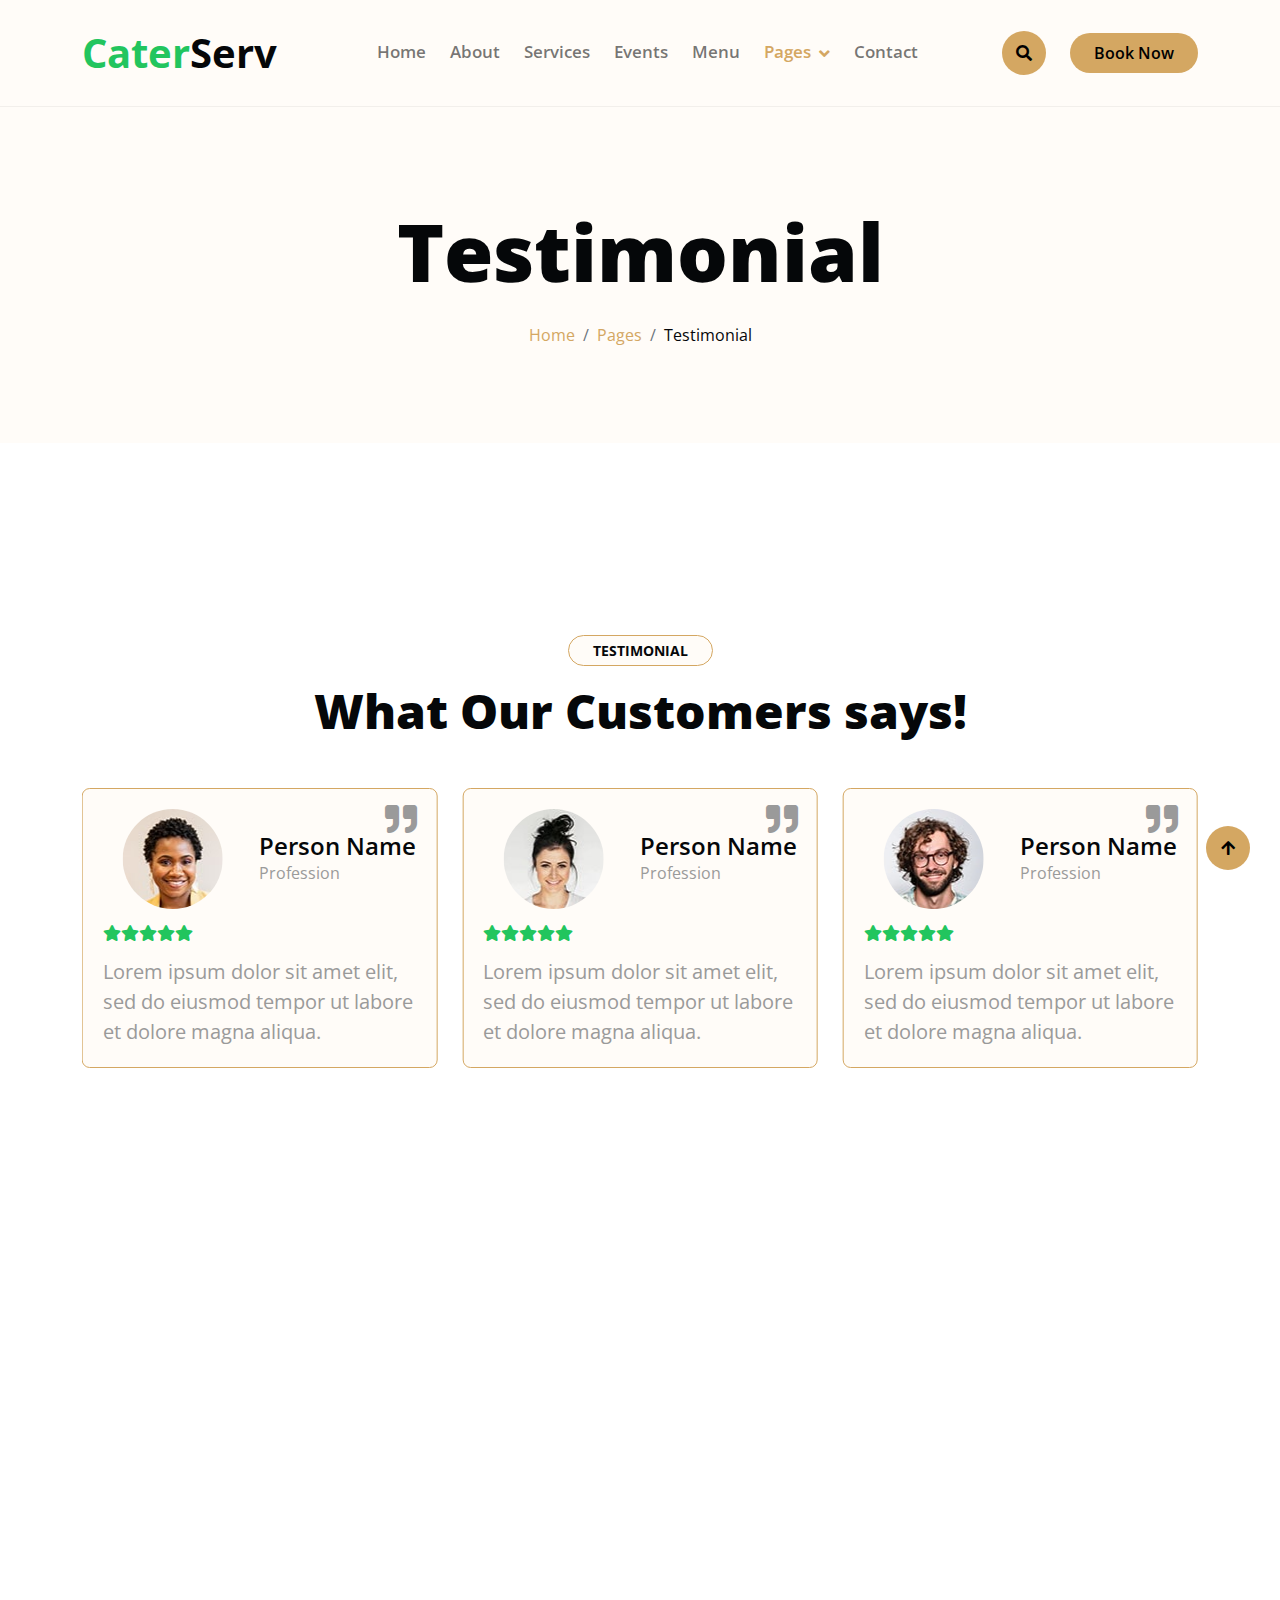
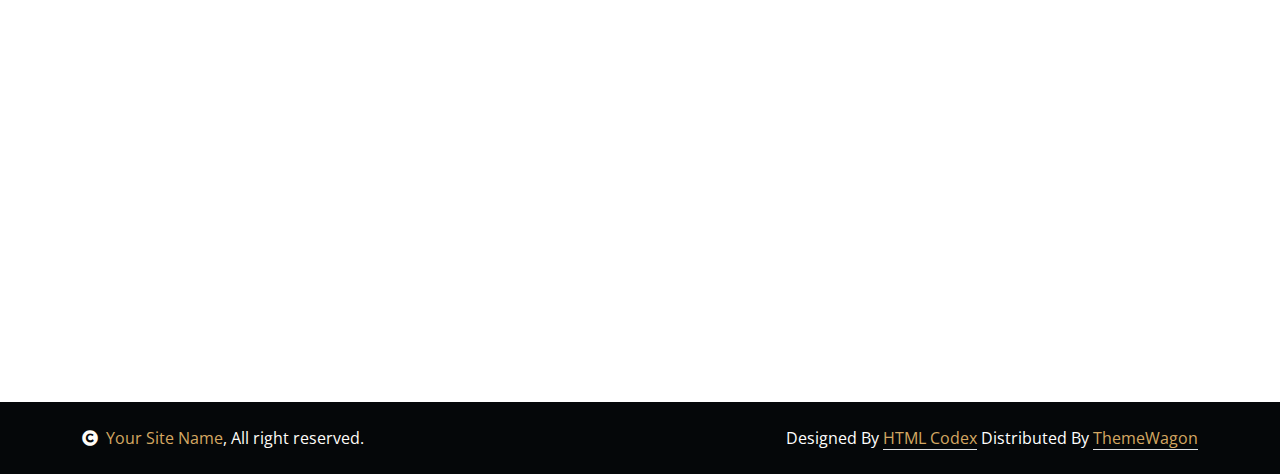
<file: testimonial.html>
<!DOCTYPE html>
<html lang="en">

    <head>
        <meta charset="utf-8">
        <title>CaterServ - Catering Services Website Template</title>
        <meta content="width=device-width, initial-scale=1.0" name="viewport">
        <meta content="" name="keywords">
        <meta content="" name="description">

        <!-- Google Web Fonts -->
        <link rel="preconnect" href="https://fonts.googleapis.com">
        <link rel="preconnect" href="https://fonts.gstatic.com" crossorigin>
        <link href="https://fonts.googleapis.com/css2?family=Open+Sans:wght@400;600&family=Playball&display=swap" rel="stylesheet">

        <!-- Icon Font Stylesheet -->
        <link rel="stylesheet" href="https://use.fontawesome.com/releases/v5.15.4/css/all.css"/>
        <link href="https://cdn.jsdelivr.net/npm/bootstrap-icons@1.4.1/font/bootstrap-icons.css" rel="stylesheet">

        <!-- Libraries Stylesheet -->
        <link href="lib/animate/animate.min.css" rel="stylesheet">
        <link href="lib/lightbox/css/lightbox.min.css" rel="stylesheet">
        <link href="lib/owlcarousel/owl.carousel.min.css" rel="stylesheet">

        <!-- Customized Bootstrap Stylesheet -->
        <link href="css/bootstrap.min.css" rel="stylesheet">

        <!-- Template Stylesheet -->
        <link href="css/style.css" rel="stylesheet">
    </head>

    <body>

        <!-- Spinner Start -->
        <div id="spinner" class="show w-100 vh-100 bg-white position-fixed translate-middle top-50 start-50  d-flex align-items-center justify-content-center">
            <div class="spinner-grow text-primary" role="status"></div>
        </div>
        <!-- Spinner End -->


        <!-- Navbar start -->
        <div class="container-fluid nav-bar">
            <div class="container">
                <nav class="navbar navbar-light navbar-expand-lg py-4">
                    <a href="index.html" class="navbar-brand">
                        <h1 class="text-primary fw-bold mb-0">Cater<span class="text-dark">Serv</span> </h1>
                    </a>
                    <button class="navbar-toggler py-2 px-3" type="button" data-bs-toggle="collapse" data-bs-target="#navbarCollapse">
                        <span class="fa fa-bars text-primary"></span>
                    </button>
                    <div class="collapse navbar-collapse" id="navbarCollapse">
                        <div class="navbar-nav mx-auto">
                            <a href="index.html" class="nav-item nav-link">Home</a>
                            <a href="about.html" class="nav-item nav-link">About</a>
                            <a href="service.html" class="nav-item nav-link">Services</a>
                            <a href="event.html" class="nav-item nav-link">Events</a>
                            <a href="menu.html" class="nav-item nav-link">Menu</a>
                            <div class="nav-item dropdown">
                                <a href="#" class="nav-link dropdown-toggle active" data-bs-toggle="dropdown">Pages</a>
                                <div class="dropdown-menu bg-light">
                                    <a href="book.html" class="dropdown-item">Booking</a>
                                    <a href="blog.html" class="dropdown-item">Our Blog</a>
                                    <a href="team.html" class="dropdown-item">Our Team</a>
                                    <a href="testimonial.html" class="dropdown-item active">Testimonial</a>
                                    <a href="404.html" class="dropdown-item">404 Page</a>
                                </div>
                            </div>
                            <a href="contact.html" class="nav-item nav-link">Contact</a>
                        </div>
                        <button class="btn-search btn btn-primary btn-md-square me-4 rounded-circle d-none d-lg-inline-flex" data-bs-toggle="modal" data-bs-target="#searchModal"><i class="fas fa-search"></i></button>
                        <a href="" class="btn btn-primary py-2 px-4 d-none d-xl-inline-block rounded-pill">Book Now</a>
                    </div>
                </nav>
            </div>
        </div>
        <!-- Navbar End -->


        <!-- Modal Search Start -->
        <div class="modal fade" id="searchModal" tabindex="-1" aria-labelledby="exampleModalLabel" aria-hidden="true">
            <div class="modal-dialog modal-fullscreen">
                <div class="modal-content rounded-0">
                    <div class="modal-header">
                        <h5 class="modal-title" id="exampleModalLabel">Search by keyword</h5>
                        <button type="button" class="btn-close" data-bs-dismiss="modal" aria-label="Close"></button>
                    </div>
                    <div class="modal-body d-flex align-items-center">
                        <div class="input-group w-75 mx-auto d-flex">
                            <input type="search" class="form-control bg-transparent p-3" placeholder="keywords" aria-describedby="search-icon-1">
                            <span id="search-icon-1" class="input-group-text p-3"><i class="fa fa-search"></i></span>
                        </div>
                    </div>
                </div>
            </div>
        </div>
        <!-- Modal Search End -->


        <!-- Hero Start -->
        <div class="container-fluid bg-light py-6 my-6 mt-0">
            <div class="container text-center animated bounceInDown">
                <h1 class="display-1 mb-4">Testimonial</h1>
                <ol class="breadcrumb justify-content-center mb-0 animated bounceInDown">
                    <li class="breadcrumb-item"><a href="#">Home</a></li>
                    <li class="breadcrumb-item"><a href="#">Pages</a></li>
                    <li class="breadcrumb-item text-dark" aria-current="page">Testimonial</li>
                </ol>
            </div>
        </div>
        <!-- Hero End -->


        <!-- Testimonial Start -->
        <div class="container-fluid py-6">
            <div class="container">
                <div class="text-center wow bounceInUp" data-wow-delay="0.1s">
                    <small class="d-inline-block fw-bold text-dark text-uppercase bg-light border border-primary rounded-pill px-4 py-1 mb-3">Testimonial</small>
                    <h1 class="display-5 mb-5">What Our Customers says!</h1>
                </div>
                <div class="owl-carousel owl-theme testimonial-carousel testimonial-carousel-1 mb-4 wow bounceInUp" data-wow-delay="0.1s">
                    <div class="testimonial-item rounded bg-light">
                        <div class="d-flex mb-3">
                            <img src="img/testimonial-1.jpg" class="img-fluid rounded-circle flex-shrink-0" alt="">
                            <div class="position-absolute" style="top: 15px; right: 20px;">
                                <i class="fa fa-quote-right fa-2x"></i>
                            </div>
                            <div class="ps-3 my-auto">
                                <h4 class="mb-0">Person Name</h4>
                                <p class="m-0">Profession</p>
                            </div>
                        </div>
                        <div class="testimonial-content">
                            <div class="d-flex">
                                <i class="fas fa-star text-primary"></i>
                                <i class="fas fa-star text-primary"></i>
                                <i class="fas fa-star text-primary"></i>
                                <i class="fas fa-star text-primary"></i>
                                <i class="fas fa-star text-primary"></i>
                            </div>
                            <p class="fs-5 m-0 pt-3">Lorem ipsum dolor sit amet elit, sed do eiusmod tempor ut labore et dolore magna aliqua.</p>
                        </div>
                    </div>
                    <div class="testimonial-item rounded bg-light">
                        <div class="d-flex mb-3">
                            <img src="img/testimonial-2.jpg" class="img-fluid rounded-circle flex-shrink-0" alt="">
                            <div class="position-absolute" style="top: 15px; right: 20px;">
                                <i class="fa fa-quote-right fa-2x"></i>
                            </div>
                            <div class="ps-3 my-auto">
                                <h4 class="mb-0">Person Name</h4>
                                <p class="m-0">Profession</p>
                            </div>
                        </div>
                        <div class="testimonial-content">
                            <div class="d-flex">
                                <i class="fas fa-star text-primary"></i>
                                <i class="fas fa-star text-primary"></i>
                                <i class="fas fa-star text-primary"></i>
                                <i class="fas fa-star text-primary"></i>
                                <i class="fas fa-star text-primary"></i>
                            </div>
                            <p class="fs-5 m-0 pt-3">Lorem ipsum dolor sit amet elit, sed do eiusmod tempor ut labore et dolore magna aliqua.</p>
                        </div>
                    </div>
                    <div class="testimonial-item rounded bg-light">
                        <div class="d-flex mb-3">
                            <img src="img/testimonial-3.jpg" class="img-fluid rounded-circle flex-shrink-0" alt="">
                            <div class="position-absolute" style="top: 15px; right: 20px;">
                                <i class="fa fa-quote-right fa-2x"></i>
                            </div>
                            <div class="ps-3 my-auto">
                                <h4 class="mb-0">Person Name</h4>
                                <p class="m-0">Profession</p>
                            </div>
                        </div>
                        <div class="testimonial-content">
                            <div class="d-flex">
                                <i class="fas fa-star text-primary"></i>
                                <i class="fas fa-star text-primary"></i>
                                <i class="fas fa-star text-primary"></i>
                                <i class="fas fa-star text-primary"></i>
                                <i class="fas fa-star text-primary"></i>
                            </div>
                            <p class="fs-5 m-0 pt-3">Lorem ipsum dolor sit amet elit, sed do eiusmod tempor ut labore et dolore magna aliqua.</p>
                        </div>
                    </div>
                    <div class="testimonial-item rounded bg-light">
                        <div class="d-flex mb-3">
                            <img src="img/testimonial-4.jpg" class="img-fluid rounded-circle flex-shrink-0" alt="">
                            <div class="position-absolute" style="top: 15px; right: 20px;">
                                <i class="fa fa-quote-right fa-2x"></i>
                            </div>
                            <div class="ps-3 my-auto">
                                <h4 class="mb-0">Person Name</h4>
                                <p class="m-0">Profession</p>
                            </div>
                        </div>
                        <div class="testimonial-content">
                            <div class="d-flex">
                                <i class="fas fa-star text-primary"></i>
                                <i class="fas fa-star text-primary"></i>
                                <i class="fas fa-star text-primary"></i>
                                <i class="fas fa-star text-primary"></i>
                                <i class="fas fa-star text-primary"></i>
                            </div>
                            <p class="fs-5 m-0 pt-3">Lorem ipsum dolor sit amet elit, sed do eiusmod tempor ut labore et dolore magna aliqua.</p>
                        </div>
                    </div>
                </div>
                <div class="owl-carousel testimonial-carousel testimonial-carousel-2 wow bounceInUp" data-wow-delay="0.3s">
                    <div class="testimonial-item rounded bg-light">
                        <div class="d-flex mb-3">
                            <img src="img/testimonial-1.jpg" class="img-fluid rounded-circle flex-shrink-0" alt="">
                            <div class="position-absolute" style="top: 15px; right: 20px;">
                                <i class="fa fa-quote-right fa-2x"></i>
                            </div>
                            <div class="ps-3 my-auto">
                                <h4 class="mb-0">Person Name</h4>
                                <p class="m-0">Profession</p>
                            </div>
                        </div>
                        <div class="testimonial-content">
                            <div class="d-flex">
                                <i class="fas fa-star text-primary"></i>
                                <i class="fas fa-star text-primary"></i>
                                <i class="fas fa-star text-primary"></i>
                                <i class="fas fa-star text-primary"></i>
                                <i class="fas fa-star text-primary"></i>
                            </div>
                            <p class="fs-5 m-0 pt-3">Lorem ipsum dolor sit amet elit, sed do eiusmod tempor ut labore et dolore magna aliqua.</p>
                        </div>
                    </div>
                    <div class="testimonial-item rounded bg-light">
                        <div class="d-flex mb-3">
                            <img src="img/testimonial-2.jpg" class="img-fluid rounded-circle flex-shrink-0" alt="">
                            <div class="position-absolute" style="top: 15px; right: 20px;">
                                <i class="fa fa-quote-right fa-2x"></i>
                            </div>
                            <div class="ps-3 my-auto">
                                <h4 class="mb-0">Person Name</h4>
                                <p class="m-0">Profession</p>
                            </div>
                        </div>
                        <div class="testimonial-content">
                            <div class="d-flex">
                                <i class="fas fa-star text-primary"></i>
                                <i class="fas fa-star text-primary"></i>
                                <i class="fas fa-star text-primary"></i>
                                <i class="fas fa-star text-primary"></i>
                                <i class="fas fa-star text-primary"></i>
                            </div>
                            <p class="fs-5 m-0 pt-3">Lorem ipsum dolor sit amet elit, sed do eiusmod tempor ut labore et dolore magna aliqua.</p>
                        </div>
                    </div>
                    <div class="testimonial-item rounded bg-light">
                        <div class="d-flex mb-3">
                            <img src="img/testimonial-3.jpg" class="img-fluid rounded-circle flex-shrink-0" alt="">
                            <div class="position-absolute" style="top: 15px; right: 20px;">
                                <i class="fa fa-quote-right fa-2x"></i>
                            </div>
                            <div class="ps-3 my-auto">
                                <h4 class="mb-0">Person Name</h4>
                                <p class="m-0">Profession</p>
                            </div>
                        </div>
                        <div class="testimonial-content">
                            <div class="d-flex">
                                <i class="fas fa-star text-primary"></i>
                                <i class="fas fa-star text-primary"></i>
                                <i class="fas fa-star text-primary"></i>
                                <i class="fas fa-star text-primary"></i>
                                <i class="fas fa-star text-primary"></i>
                            </div>
                            <p class="fs-5 m-0 pt-3">Lorem ipsum dolor sit amet elit, sed do eiusmod tempor ut labore et dolore magna aliqua.</p>
                        </div>
                    </div>
                    <div class="testimonial-item rounded bg-light">
                        <div class="d-flex mb-3">
                            <img src="img/testimonial-4.jpg" class="img-fluid rounded-circle flex-shrink-0" alt="">
                            <div class="position-absolute" style="top: 15px; right: 20px;">
                                <i class="fa fa-quote-right fa-2x"></i>
                            </div>
                            <div class="ps-3 my-auto">
                                <h4 class="mb-0">Person Name</h4>
                                <p class="m-0">Profession</p>
                            </div>
                        </div>
                        <div class="testimonial-content">
                            <div class="d-flex">
                                <i class="fas fa-star text-primary"></i>
                                <i class="fas fa-star text-primary"></i>
                                <i class="fas fa-star text-primary"></i>
                                <i class="fas fa-star text-primary"></i>
                                <i class="fas fa-star text-primary"></i>
                            </div>
                            <p class="fs-5 m-0 pt-3">Lorem ipsum dolor sit amet elit, sed do eiusmod tempor ut labore et dolore magna aliqua.</p>
                        </div>
                    </div>
                </div>
            </div>
        </div>
        <!-- Testimonial End -->


        <!-- Footer Start -->
        <div class="container-fluid footer py-6 my-6 mb-0 bg-light wow bounceInUp" data-wow-delay="0.1s">
            <div class="container">
                <div class="row">
                    <div class="col-lg-3 col-md-6">
                        <div class="footer-item">
                            <h1 class="text-primary">Cater<span class="text-dark">Serv</span></h1>
                            <p class="lh-lg mb-4">There cursus massa at urnaaculis estieSed aliquamellus vitae ultrs condmentum leo massamollis its estiegittis miristum.</p>
                            <div class="footer-icon d-flex">
                                <a class="btn btn-primary btn-sm-square me-2 rounded-circle" href=""><i class="fab fa-facebook-f"></i></a>
                                <a class="btn btn-primary btn-sm-square me-2 rounded-circle" href=""><i class="fab fa-twitter"></i></a>
                                <a href="#" class="btn btn-primary btn-sm-square me-2 rounded-circle"><i class="fab fa-instagram"></i></a>
                                <a href="#" class="btn btn-primary btn-sm-square rounded-circle"><i class="fab fa-linkedin-in"></i></a>
                            </div>
                        </div>
                    </div>
                    <div class="col-lg-3 col-md-6">
                        <div class="footer-item">
                            <h4 class="mb-4">Special Facilities</h4>
                            <div class="d-flex flex-column align-items-start">
                                <a class="text-body mb-3" href=""><i class="fa fa-check text-primary me-2"></i>Cheese Burger</a>
                                <a class="text-body mb-3" href=""><i class="fa fa-check text-primary me-2"></i>Sandwich</a>
                                <a class="text-body mb-3" href=""><i class="fa fa-check text-primary me-2"></i>Panner Burger</a>
                                <a class="text-body mb-3" href=""><i class="fa fa-check text-primary me-2"></i>Special Sweets</a>
                            </div>
                        </div>
                    </div>
                    <div class="col-lg-3 col-md-6">
                        <div class="footer-item">
                            <h4 class="mb-4">Contact Us</h4>
                            <div class="d-flex flex-column align-items-start">
                                <p><i class="fa fa-map-marker-alt text-primary me-2"></i> 123 Street, New York, USA</p>
                                <p><i class="fa fa-phone-alt text-primary me-2"></i> (+012) 3456 7890 123</p>
                                <p><i class="fas fa-envelope text-primary me-2"></i> info@example.com</p>
                                <p><i class="fa fa-clock text-primary me-2"></i> 26/7 Hours Service</p>
                            </div>
                        </div>
                    </div>
                    <div class="col-lg-3 col-md-6">
                        <div class="footer-item">
                            <h4 class="mb-4">Social Gallery</h4>
                            <div class="row g-2">
                                <div class="col-4">
                                     <img src="img/menu-01.jpg" class="img-fluid rounded-circle border border-primary p-2" alt="">
                                </div>
                                <div class="col-4">
                                     <img src="img/menu-02.jpg" class="img-fluid rounded-circle border border-primary p-2" alt="">
                                </div>
                                <div class="col-4">
                                     <img src="img/menu-03.jpg" class="img-fluid rounded-circle border border-primary p-2" alt="">
                                </div>
                                <div class="col-4">
                                     <img src="img/menu-04.jpg" class="img-fluid rounded-circle border border-primary p-2" alt="">
                                </div>
                                <div class="col-4">
                                     <img src="img/menu-05.jpg" class="img-fluid rounded-circle border border-primary p-2" alt="">
                                </div>
                                <div class="col-4">
                                     <img src="img/menu-06.jpg" class="img-fluid rounded-circle border border-primary p-2" alt="">
                                </div>
                            </div>
                        </div>
                    </div>
                </div>
            </div>
        </div>
        <!-- Footer End -->


        <!-- Copyright Start -->
        <div class="container-fluid copyright bg-dark py-4">
            <div class="container">
                <div class="row">
                    <div class="col-md-6 text-center text-md-start mb-3 mb-md-0">
                        <span class="text-light"><a href="#"><i class="fas fa-copyright text-light me-2"></i>Your Site Name</a>, All right reserved.</span>
                    </div>
                    <div class="col-md-6 my-auto text-center text-md-end text-white">
                        <!--/*** This template is free as long as you keep the below author’s credit link/attribution link/backlink. ***/-->
                        <!--/*** If you'd like to use the template without the below author’s credit link/attribution link/backlink, ***/-->
                        <!--/*** you can purchase the Credit Removal License from "https://htmlcodex.com/credit-removal". ***/-->
                        Designed By <a class="border-bottom" href="https://htmlcodex.com">HTML Codex</a> Distributed By <a class="border-bottom" href="https://themewagon.com">ThemeWagon</a>
                    </div>
                </div>
            </div>
        </div>
        <!-- Copyright End -->


        <!-- Back to Top -->
        <a href="#" class="btn btn-md-square btn-primary rounded-circle back-to-top"><i class="fa fa-arrow-up"></i></a>   

        
    <!-- JavaScript Libraries -->
    <script src="https://ajax.googleapis.com/ajax/libs/jquery/1.12.4/jquery.min.js"></script>
    <script src="https://cdn.jsdelivr.net/npm/bootstrap@5.0.0/dist/js/bootstrap.bundle.min.js"></script>
    <script src="lib/wow/wow.min.js"></script>
    <script src="lib/easing/easing.min.js"></script>
    <script src="lib/waypoints/waypoints.min.js"></script>
    <script src="lib/counterup/counterup.min.js"></script>
    <script src="lib/lightbox/js/lightbox.min.js"></script>
    <script src="lib/owlcarousel/owl.carousel.min.js"></script>

    <!-- Template Javascript -->
    <script src="js/main.js"></script>
    </body>

</html>
</file>
<file: css/style.css>
/*** Spinner Start ***/
#spinner {
    opacity: 0;
    visibility: hidden;
    transition: opacity .8s ease-out, visibility 0s linear .5s;
    z-index: 99999;
 }

 #spinner.show {
     transition: opacity .8s ease-out, visibility 0s linear .0s;
     visibility: visible;
     opacity: 1;
 }
/*** Spinner End ***/


.back-to-top {
    position: fixed;
    right: 30px;
    bottom: 30px;
    z-index: 99;
}

h1, h2, h3, .h1, .h2, .h3 {
    font-weight: 800 !important;
    font-family: 'Open Sans', sans-serif !important;

    /* font-family: 'Playball', cursive !important; */
}

h4, h5, h6, .h4, .h5, .h6 {
    font-weight: 600 !important;
    font-family: 'Open Sans', sans-serif !important;
}

.my-6 {
    margin-top: 6rem;
    margin-bottom: 6rem;
}

.py-6 {
    padding-top: 6rem;
    padding-bottom: 6rem;
}

.wow,
.animated {
    animation-duration: 2s !important;
}


/*** Button Start ***/
.btn.btn-primary {
    border: 0;
}

.btn.btn-primary:hover {
    background: var(--bs-dark) !important;
    color: var(--bs-primary) !important;
}

.btn {
    font-weight: 600;
    transition: .5s;
}

.btn-square {
    width: 32px;
    height: 32px;
}

.btn-sm-square {
    width: 38px;
    height: 38px;
}

.btn-md-square {
    width: 44px;
    height: 44px;
}

.btn-lg-square {
    width: 56px;
    height: 56px;
}

.btn-square,
.btn-sm-square,
.btn-md-square,
.btn-lg-square {
    padding: 0;
    display: flex;
    align-items: center;
    justify-content: center;
    font-weight: normal;
}
/*** Button End ***/


/*** Navbar Start ***/
.nav-bar {
    background: var(--bs-light);
    border-bottom: 1px solid rgba(0, 0, 0, .05);
}

.navbar .navbar-nav .nav-link {
    padding: 10px 12px;
    font-weight: 600;
    font-size: 17px;
    transition: .5s;
}

.navbar .navbar-nav .nav-link:hover,
.navbar .navbar-nav .nav-link.active {
    color: var(--bs-primary);
}

.navbar .dropdown-toggle::after {
    border: none;
    content: "\f107";
    font-family: "Font Awesome 5 Free";
    font-weight: 700;
    vertical-align: middle;
    margin-left: 8px;
}

@media (min-width: 1200px) {
    .navbar .nav-item .dropdown-menu {
        display: block;
        visibility: hidden;
        top: 100%;
        transform: rotateX(-75deg);
        transform-origin: 0% 0%;
        transition: .5s;
        opacity: 0;
    }
    
    .navbar .nav-item:hover .dropdown-menu {
        transform: rotateX(0deg);
        visibility: visible;
        opacity: 1;
    }
}

.dropdown .dropdown-menu a:hover {
    background: var(--bs-primary);
    color: var(--bs-white);
}

#searchModal .modal-content {
    background-color: rgba(255, 255, 255, .95);
}
/*** Navbar End ***/


/*** Events Start ***/
.event .tab-class .nav-item a.active {
    background: var(--bs-primary) !important;
}

.event .event-img .event-overlay {
    position: absolute;
    width: 100%;
    height: 100%;
    top: 0;
    left: 0;
    background: rgba(212, 167, 98, 0.7);
    border-radius: 8px;
    transition: 0.5s;
    opacity: 0;
    z-index: 1;
}

.event .event-img:hover .event-overlay {
    opacity: 1;
}
/*** Events End ***/


/*** service start ***/
.service .service-item {
    position: relative;
    height: 100%;
    border-radius: 8px;
    box-shadow: 0 0 45px rgba(0, 0, 0, .08);
}

.service-content::after {
    position: absolute;
    content: "";
    width: 100%;
    height: 0;
    top: 0;
    left: 0;
    bottom: auto;
    background: var(--bs-success);
    border-radius: 8px;
    transition: 1s;
}

.service-item:hover .service-content::after {
    height: 100%;
    opacity: 1;
}

.service-item .service-content-icon {
    position: relative;
    z-index: 2;
}

.service-item .service-content-icon i,
.service-item .service-content-icon p {
    transition: 1s;
}

.service-item:hover .service-content-icon i {
    color: var(--bs-dark) !important;
}

.service-item:hover .service-content-icon p {
    color: var(--bs-white);
}

.service-item:hover .service-content-icon a.btn-primary {
    background: var(--bs-white);
    color: var(--bs-dark);
}

.service-item .service-content-icon a.btn-primary {
    transition: 1s !important;
}
/*** Services End ***/


/*** Menu Start ***/
.menu .nav-item a.active {
    background: var(--bs-primary) !important;
}

.menu .menu-item .border-bottom {
    border-bottom-style: dashed !important;
}
/*** Menu End ***/


/*** Youtube Video start ***/
.video {
    position: relative;
    height: 100%;
    min-height: 400px;
    background: linear-gradient(rgba(254, 218, 154, 0.1), rgba(254, 218, 154, 0.1)), url(../img/fact.jpg);
    background-position: center center;
    background-repeat: no-repeat;
    background-size: cover;
    border-radius: 8px;
}

.video .btn-play {
    position: absolute;
    z-index: 3;
    top: 50%;
    left: 50%;
    transform: translateX(-50%) translateY(-50%);
    box-sizing: content-box;
    display: block;
    width: 32px;
    height: 44px;
    border-radius: 50%;
    border: none;
    outline: none;
    padding: 18px 20px 18px 28px;
}

.video .btn-play:before {
    content: "";
    position: absolute;
    z-index: 0;
    left: 50%;
    top: 50%;
    transform: translateX(-50%) translateY(-50%);
    display: block;
    width: 100px;
    height: 100px;
    background: var(--bs-primary);
    border-radius: 50%;
    animation: pulse-border 1500ms ease-out infinite;
}

.video .btn-play:after {
    content: "";
    position: absolute;
    z-index: 1;
    left: 50%;
    top: 50%;
    transform: translateX(-50%) translateY(-50%);
    display: block;
    width: 100px;
    height: 100px;
    background: var(--bs-white);
    border-radius: 50%;
    transition: all 200ms;
}

.video .btn-play img {
    position: relative;
    z-index: 3;
    max-width: 100%;
    width: auto;
    height: auto;
}

.video .btn-play span {
    display: block;
    position: relative;
    z-index: 3;
    width: 0;
    height: 0;
    border-left: 32px solid var(--bs-dark);
    border-top: 22px solid transparent;
    border-bottom: 22px solid transparent;
}

@keyframes pulse-border {
    0% {
        transform: translateX(-50%) translateY(-50%) translateZ(0) scale(1);
        opacity: 1;
    }

    100% {
        transform: translateX(-50%) translateY(-50%) translateZ(0) scale(1.5);
        opacity: 0;
    }
}

#videoModal {
    z-index: 99999;
}

#videoModal .modal-dialog {
    position: relative;
    max-width: 800px;
    margin: 60px auto 0 auto;
}

#videoModal .modal-body {
    position: relative;
    padding: 0px;
}

#videoModal .close {
    position: absolute;
    width: 30px;
    height: 30px;
    right: 0px;
    top: -30px;
    z-index: 999;
    font-size: 30px;
    font-weight: normal;
    color: #FFFFFF;
    background: #000000;
    opacity: 1;
}
/*** Youtube Video End ***/


/*** Blog Start ***/
.blog-item {
    position: relative;
}

.blog-item img {
    transition: 0.5s;
}

.blog-item:hover img {
    transform: scale(1.3)
}

.blog-item .blog-content {
    position: relative;
    transform: translateY(-50%);
    box-shadow: 0 0 45px rgba(0, 0, 0, .08);
}

.blog-item .blog-content a.btn h5 {
    transition: 0.5s;
}

.blog-item:hover .blog-content a.btn h5 {
    color: var(--bs-primary) !important;
}
/*** Blog End ***/


/*** Team Start ***/
.team-item {
    width: 100%;
    height: 100%;
    position: relative;
}

.team-item .team-icon {
    position: absolute;
    top: 0;
    right: 0;
}

.team-item .team-icon .share-link {
    opacity: 0;
    transition: 0.9s;
}

.team-item:hover .share-link {
    opacity: 1;
}

.team-item .team-content {
    transition: 0.9s;
}

.team-item:hover .team-content {
    background: var(--bs-primary) !important;
    color: var(--bs-dark) !important;
}

.team-item .team-content h4,
.team-item .team-content p {
    transition: 0.5s;
}

.team-item:hover .team-content h4 {
    color: var(--bs-dark) !important;
}

.team-item:hover .team-content p {
    color: var(--bs-white);
}
/*** Team End ***/


/*** testimonial Start ***/
.testimonial-item {
    border: 1px solid var(--bs-primary);
    padding: 20px 20px;
}

.testimonial-carousel .owl-item img {
    width: 100px;
    /* height: 100px; */
    margin: auto;
    justify-content: center;
}

.testimonial-carousel.owl-rtl .testimonial-item {
    direction: ltr !important;
}
/*** testimonial End ***/


/*** Contact start ***/
.contact-form {
    box-shadow: 0 0 45px rgba(0, 0, 0, .08);
}

/*** Contact End ***/


/*** Footer Start ***/
.footer .footer-item a.text-body:hover {
    color: var(--bs-primary) !important;
}
/*** Footer End ***/
</file>
